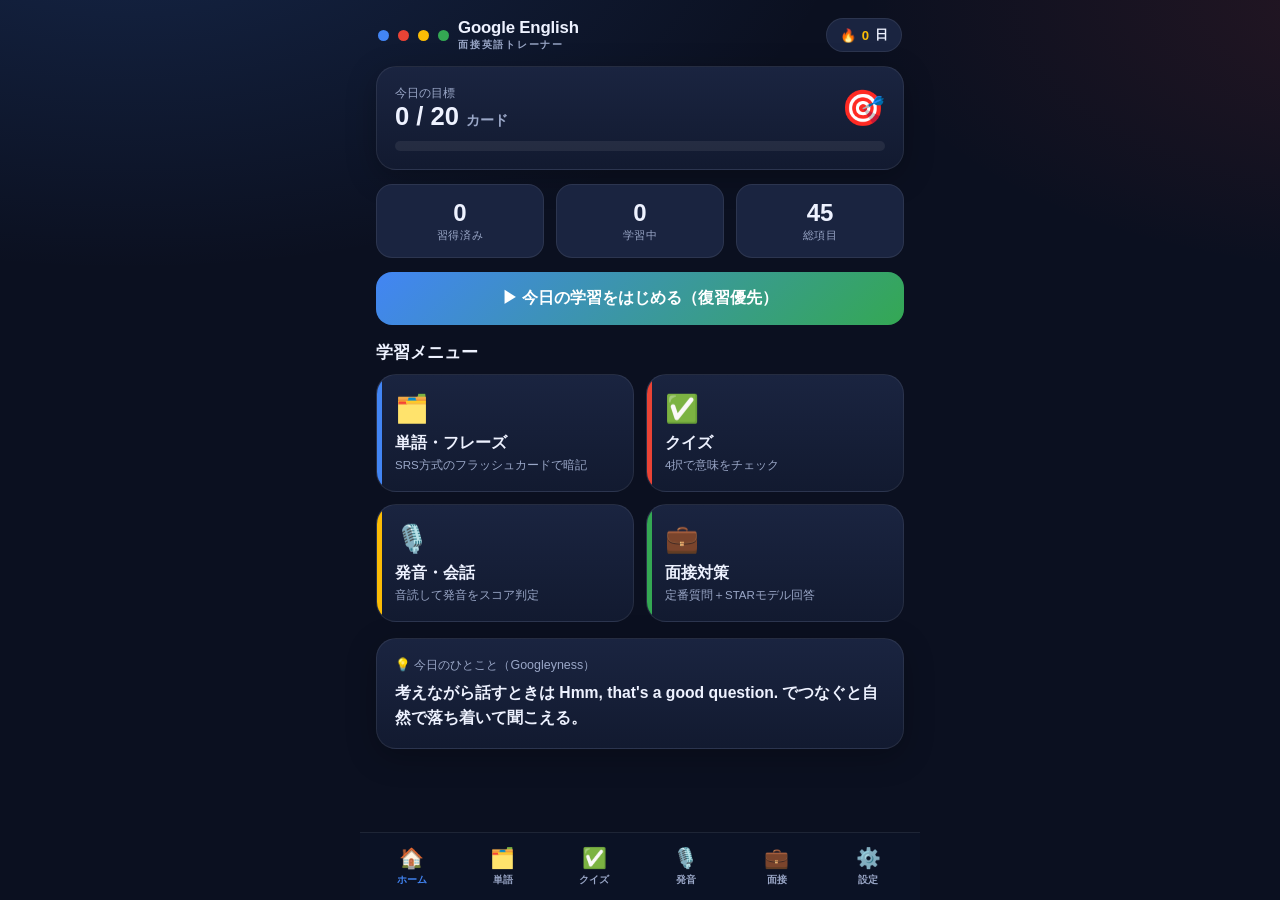
<file: english-app/index.html>
<!DOCTYPE html>
<html lang="ja">
<head>
<meta charset="UTF-8">
<meta name="viewport" content="width=device-width, initial-scale=1.0, maximum-scale=1.0, user-scalable=no, viewport-fit=cover">
<meta name="theme-color" content="#4285F4">
<meta name="apple-mobile-web-app-capable" content="yes">
<meta name="apple-mobile-web-app-status-bar-style" content="black-translucent">
<meta name="apple-mobile-web-app-title" content="Google English">
<link rel="apple-touch-icon" href="icon-180.png">
<link rel="manifest" href="manifest.json">
<title>Google English — 面接英語トレーナー</title>
<style>
  *,*::before,*::after{box-sizing:border-box;margin:0;padding:0;-webkit-tap-highlight-color:transparent;}
  :root{
    --blue:#4285F4; --red:#EA4335; --yellow:#FBBC05; --green:#34A853;
    --bg:#0b1020; --bg2:#121a30; --card:#1a2440; --card2:#222e52;
    --text:#eef2ff; --muted:#9aa7c7; --line:rgba(255,255,255,.08);
    --ok:#34A853; --bad:#EA4335;
    --safe-b: env(safe-area-inset-bottom, 0px);
    --safe-t: env(safe-area-inset-top, 0px);
  }
  html,body{height:100%;}
  body{
    font-family:-apple-system,BlinkMacSystemFont,"Segoe UI","Hiragino Kaku Gothic ProN","Noto Sans JP",sans-serif;
    background:
      radial-gradient(1200px 600px at 10% -10%, rgba(66,133,244,.18), transparent 60%),
      radial-gradient(1000px 500px at 110% 0%, rgba(234,67,53,.12), transparent 55%),
      var(--bg);
    color:var(--text);
    overscroll-behavior-y:none;
    -webkit-user-select:none; user-select:none;
  }
  .app{max-width:560px;margin:0 auto;min-height:100%;display:flex;flex-direction:column;
    padding-top:var(--safe-t);}
  /* ---------- Header ---------- */
  header{padding:18px 18px 8px;display:flex;align-items:center;gap:12px;}
  .logo{display:flex;align-items:center;gap:9px;}
  .gdot{width:11px;height:11px;border-radius:50%;display:inline-block;}
  .logo-txt{font-weight:800;font-size:1.05rem;letter-spacing:-.01em;}
  .logo-txt small{font-weight:600;color:var(--muted);font-size:.62rem;display:block;letter-spacing:.18em;}
  .streak{margin-left:auto;background:var(--card);border:1px solid var(--line);border-radius:999px;
    padding:7px 13px;font-size:.82rem;font-weight:700;display:flex;align-items:center;gap:6px;}
  .streak b{color:var(--yellow);}
  /* ---------- Views ---------- */
  main{flex:1;padding:6px 16px 110px;}
  .view{display:none;animation:fade .25s ease;}
  .view.active{display:block;}
  @keyframes fade{from{opacity:0;transform:translateY(6px)}to{opacity:1;transform:none}}
  h2.title{font-size:1.25rem;font-weight:800;margin:6px 0 2px;}
  p.sub{color:var(--muted);font-size:.82rem;margin-bottom:14px;}
  /* ---------- Cards / generic ---------- */
  .card{background:linear-gradient(180deg,var(--card),var(--bg2));border:1px solid var(--line);
    border-radius:20px;padding:18px;margin-bottom:14px;box-shadow:0 8px 30px rgba(0,0,0,.25);}
  .row{display:flex;gap:12px;}
  .row>*{flex:1;}
  .stat{background:var(--card);border:1px solid var(--line);border-radius:16px;padding:14px;text-align:center;}
  .stat .n{font-size:1.5rem;font-weight:800;}
  .stat .l{font-size:.68rem;color:var(--muted);margin-top:2px;letter-spacing:.05em;}
  .progress{height:10px;background:rgba(255,255,255,.07);border-radius:999px;overflow:hidden;margin-top:10px;}
  .progress>i{display:block;height:100%;border-radius:999px;
    background:linear-gradient(90deg,var(--blue),var(--green));transition:width .5s;}
  /* ---------- Buttons ---------- */
  .btn{display:flex;align-items:center;justify-content:center;gap:9px;width:100%;
    border:none;border-radius:16px;padding:16px;font-size:1rem;font-weight:700;color:#fff;
    background:var(--blue);cursor:pointer;transition:transform .08s,filter .2s;font-family:inherit;}
  .btn:active{transform:scale(.97);}
  .btn.g{background:linear-gradient(135deg,var(--blue),var(--green));}
  .btn.ghost{background:var(--card);border:1px solid var(--line);color:var(--text);}
  .btn.sm{padding:11px;font-size:.85rem;border-radius:13px;}
  .chips{display:flex;flex-wrap:wrap;gap:8px;margin-bottom:14px;}
  .chip{padding:8px 14px;border-radius:999px;background:var(--card);border:1px solid var(--line);
    font-size:.78rem;font-weight:600;color:var(--muted);cursor:pointer;transition:.2s;}
  .chip.on{color:#fff;background:var(--blue);border-color:transparent;}
  /* ---------- Menu tiles ---------- */
  .tiles{display:grid;grid-template-columns:1fr 1fr;gap:12px;}
  .tile{background:linear-gradient(180deg,var(--card),var(--bg2));border:1px solid var(--line);
    border-radius:20px;padding:18px;cursor:pointer;transition:transform .08s;position:relative;overflow:hidden;}
  .tile:active{transform:scale(.97);}
  .tile .emo{font-size:1.7rem;}
  .tile h3{font-size:1rem;margin-top:8px;}
  .tile p{font-size:.72rem;color:var(--muted);margin-top:3px;line-height:1.4;}
  .tile .bar{position:absolute;left:0;top:0;bottom:0;width:5px;}
  /* ---------- Flashcard ---------- */
  .deck{perspective:1200px;margin:8px 0 16px;}
  .flash{position:relative;width:100%;min-height:300px;cursor:pointer;
    transform-style:preserve-3d;transition:transform .5s;}
  .flash.flip{transform:rotateY(180deg);}
  .face{position:absolute;inset:0;backface-visibility:hidden;border-radius:24px;padding:24px;
    display:flex;flex-direction:column;justify-content:center;align-items:center;text-align:center;
    background:linear-gradient(180deg,var(--card),var(--bg2));border:1px solid var(--line);
    box-shadow:0 12px 40px rgba(0,0,0,.3);}
  .face.back{transform:rotateY(180deg);
    background:linear-gradient(180deg,#15233f,#0e1730);}
  .face .cat{font-size:.66rem;letter-spacing:.12em;color:var(--muted);text-transform:uppercase;margin-bottom:12px;}
  .face .en{font-size:1.7rem;font-weight:800;line-height:1.25;}
  .face .ipa{color:var(--muted);font-size:.9rem;margin-top:8px;font-style:italic;}
  .face .ja{font-size:1.3rem;font-weight:700;color:var(--green);}
  .face .ex{font-size:.86rem;color:var(--muted);margin-top:16px;line-height:1.6;font-style:italic;}
  .face .hint{position:absolute;bottom:16px;font-size:.66rem;color:var(--muted);}
  .speak{position:absolute;top:14px;right:14px;width:42px;height:42px;border-radius:50%;
    background:var(--card2);border:1px solid var(--line);color:var(--text);font-size:1.1rem;
    display:flex;align-items:center;justify-content:center;cursor:pointer;}
  .grade{display:flex;gap:10px;margin-top:4px;}
  .grade button{flex:1;border:none;border-radius:14px;padding:14px 6px;font-weight:700;font-size:.8rem;
    color:#fff;cursor:pointer;font-family:inherit;}
  .grade .again{background:#5a2230;color:#ffb3c0;}
  .grade .hard{background:#5a4a22;color:#ffe1a0;}
  .grade .good{background:#22452f;color:#a6f0c0;}
  .grade .easy{background:#22354f;color:#a9d2ff;}
  .counter{text-align:center;color:var(--muted);font-size:.8rem;margin-bottom:8px;}
  /* ---------- Quiz ---------- */
  .qbox{min-height:120px;}
  .q-en{font-size:1.4rem;font-weight:800;text-align:center;margin:6px 0 18px;line-height:1.3;}
  .opt{width:100%;text-align:left;background:var(--card);border:1px solid var(--line);border-radius:14px;
    padding:15px;margin-bottom:10px;color:var(--text);font-size:.98rem;font-weight:600;cursor:pointer;
    font-family:inherit;transition:.15s;}
  .opt:active{transform:scale(.99);}
  .opt.correct{background:rgba(52,168,83,.22);border-color:var(--green);}
  .opt.wrong{background:rgba(234,67,53,.18);border-color:var(--red);}
  .opt:disabled{opacity:.85;}
  /* ---------- Phrase / speaking ---------- */
  .phrase{background:linear-gradient(180deg,var(--card),var(--bg2));border:1px solid var(--line);
    border-radius:18px;padding:18px;margin-bottom:12px;}
  .phrase .en{font-size:1.12rem;font-weight:700;line-height:1.4;}
  .phrase .ja{color:var(--muted);font-size:.84rem;margin-top:6px;}
  .phrase .tools{display:flex;gap:8px;margin-top:12px;}
  .phrase .tools button{flex:1;border:none;border-radius:12px;padding:11px;font-weight:700;font-size:.82rem;
    cursor:pointer;font-family:inherit;background:var(--card2);color:var(--text);border:1px solid var(--line);}
  .phrase .tools button.rec{background:var(--blue);color:#fff;border:none;}
  .recout{margin-top:10px;font-size:.84rem;line-height:1.5;display:none;}
  .recout .heard{color:var(--muted);}
  .scorepill{display:inline-block;padding:3px 10px;border-radius:999px;font-weight:800;font-size:.8rem;}
  /* ---------- Interview ---------- */
  .iv-q{font-size:1.15rem;font-weight:800;line-height:1.45;margin-bottom:4px;}
  .iv-ja{color:var(--muted);font-size:.84rem;margin-bottom:14px;}
  .iv-label{font-size:.68rem;letter-spacing:.12em;color:var(--blue);font-weight:800;margin:14px 0 6px;text-transform:uppercase;}
  .iv-model{font-size:.95rem;line-height:1.7;color:var(--text);}
  .iv-model.hidden{filter:blur(6px);}
  .keyphrase{background:rgba(66,133,244,.16);border-radius:6px;padding:1px 5px;color:#cfe0ff;}
  /* ---------- Bottom nav ---------- */
  nav.tabs{position:fixed;left:0;right:0;bottom:0;z-index:50;
    max-width:560px;margin:0 auto;display:flex;justify-content:space-around;
    background:rgba(13,19,38,.92);backdrop-filter:blur(16px);border-top:1px solid var(--line);
    padding:8px 6px calc(8px + var(--safe-b));}
  nav.tabs button{background:none;border:none;color:var(--muted);font-family:inherit;
    display:flex;flex-direction:column;align-items:center;gap:3px;font-size:.62rem;font-weight:700;
    cursor:pointer;padding:5px 9px;border-radius:12px;flex:1;transition:.2s;}
  nav.tabs button .ic{font-size:1.25rem;}
  nav.tabs button.on{color:var(--blue);}
  /* ---------- misc ---------- */
  .empty{text-align:center;color:var(--muted);padding:40px 10px;}
  .empty .big{font-size:2.4rem;margin-bottom:10px;}
  .toast{position:fixed;left:50%;bottom:96px;transform:translateX(-50%) translateY(20px);
    background:#000;border:1px solid var(--line);color:#fff;padding:11px 18px;border-radius:999px;
    font-size:.84rem;font-weight:700;opacity:0;pointer-events:none;transition:.3s;z-index:200;}
  .toast.show{opacity:1;transform:translateX(-50%) translateY(0);}
  .install{display:none;margin-bottom:14px;}
  a.link{color:var(--blue);text-decoration:none;font-weight:700;}
  .seg{display:flex;background:var(--card);border:1px solid var(--line);border-radius:12px;padding:3px;margin-bottom:14px;}
  .seg button{flex:1;border:none;background:none;color:var(--muted);font-family:inherit;font-weight:700;
    padding:9px;border-radius:9px;font-size:.82rem;cursor:pointer;}
  .seg button.on{background:var(--blue);color:#fff;}
  label.set{display:flex;align-items:center;justify-content:space-between;padding:14px 0;border-bottom:1px solid var(--line);}
  label.set:last-child{border:none;}
  label.set span{font-size:.92rem;}
  select,input[type=range]{font-family:inherit;}
  select{background:var(--card2);color:var(--text);border:1px solid var(--line);border-radius:10px;padding:8px 10px;}
</style>
</head>
<body>
<div class="app">
  <header>
    <div class="logo">
      <span class="gdot" style="background:var(--blue)"></span>
      <span class="gdot" style="background:var(--red)"></span>
      <span class="gdot" style="background:var(--yellow)"></span>
      <span class="gdot" style="background:var(--green)"></span>
      <span class="logo-txt">Google English<small>面接英語トレーナー</small></span>
    </div>
    <div class="streak">🔥 <b id="streakN">0</b>日</div>
  </header>

  <main>
    <!-- ============ HOME ============ -->
    <section class="view active" id="v-home">
      <button class="btn ghost install" id="installBtn">📲 ホーム画面に追加してアプリとして使う</button>

      <div class="card">
        <div style="display:flex;align-items:center;justify-content:space-between;">
          <div>
            <div style="font-size:.78rem;color:var(--muted);">今日の目標</div>
            <div style="font-size:1.6rem;font-weight:800;"><span id="todayDone">0</span> / <span id="goalN">20</span> <span style="font-size:.9rem;color:var(--muted)">カード</span></div>
          </div>
          <div style="font-size:2.2rem" id="goalEmoji">🎯</div>
        </div>
        <div class="progress"><i id="goalBar" style="width:0%"></i></div>
      </div>

      <div class="row" style="margin-bottom:14px;">
        <div class="stat"><div class="n" id="hMastered">0</div><div class="l">習得済み</div></div>
        <div class="stat"><div class="n" id="hLearning">0</div><div class="l">学習中</div></div>
        <div class="stat"><div class="n" id="hTotal">0</div><div class="l">総項目</div></div>
      </div>

      <button class="btn g" id="startToday" style="margin-bottom:16px;">▶︎ 今日の学習をはじめる（復習優先）</button>

      <h2 class="title" style="font-size:1.05rem">学習メニュー</h2>
      <div class="tiles" style="margin-top:10px;">
        <div class="tile" data-go="cards"><span class="bar" style="background:var(--blue)"></span><div class="emo">🗂️</div><h3>単語・フレーズ</h3><p>SRS方式のフラッシュカードで暗記</p></div>
        <div class="tile" data-go="quiz"><span class="bar" style="background:var(--red)"></span><div class="emo">✅</div><h3>クイズ</h3><p>4択で意味をチェック</p></div>
        <div class="tile" data-go="speak"><span class="bar" style="background:var(--yellow)"></span><div class="emo">🎙️</div><h3>発音・会話</h3><p>音読して発音をスコア判定</p></div>
        <div class="tile" data-go="iv"><span class="bar" style="background:var(--green)"></span><div class="emo">💼</div><h3>面接対策</h3><p>定番質問＋STARモデル回答</p></div>
      </div>

      <div class="card" style="margin-top:16px;">
        <div style="font-size:.78rem;color:var(--muted);margin-bottom:6px;">💡 今日のひとこと（Googleyness）</div>
        <div id="tip" style="font-size:.98rem;line-height:1.6;font-weight:600;"></div>
      </div>
    </section>

    <!-- ============ FLASHCARDS ============ -->
    <section class="view" id="v-cards">
      <h2 class="title">単語・フレーズ</h2>
      <p class="sub">カードをタップで裏返し → 自己評価で復習間隔が自動調整されます（間隔反復）。</p>
      <div class="chips" id="catChips"></div>
      <div class="counter" id="cardCounter"></div>
      <div class="deck">
        <div class="flash" id="flash">
          <div class="face front">
            <div class="speak" id="spk1">🔊</div>
            <div class="cat" id="fCat"></div>
            <div class="en" id="fEn"></div>
            <div class="ipa" id="fIpa"></div>
            <div class="hint">タップで意味を見る</div>
          </div>
          <div class="face back">
            <div class="speak" id="spk2">🔊</div>
            <div class="ja" id="fJa"></div>
            <div class="ex" id="fEx"></div>
            <div class="hint">下のボタンで自己評価</div>
          </div>
        </div>
      </div>
      <div class="grade" id="grade">
        <button class="again" data-q="0">もう一度<br><small>&lt;1分</small></button>
        <button class="hard" data-q="1">難しい<br><small>明日</small></button>
        <button class="good" data-q="2">できた<br><small>数日</small></button>
        <button class="easy" data-q="3">簡単<br><small>来週</small></button>
      </div>
      <div class="empty" id="cardsEmpty" style="display:none;">
        <div class="big">🎉</div>
        <div style="font-weight:800;font-size:1.1rem;">このカテゴリは今日の復習完了！</div>
        <p style="color:var(--muted);margin-top:8px;">別のカテゴリを選ぶか、明日また復習しましょう。</p>
      </div>
    </section>

    <!-- ============ QUIZ ============ -->
    <section class="view" id="v-quiz">
      <h2 class="title">クイズ</h2>
      <p class="sub">英語の意味として正しいものを選んでください。</p>
      <div class="counter" id="quizCounter"></div>
      <div class="card qbox">
        <div class="q-en" id="qEn"></div>
        <div id="qOpts"></div>
      </div>
      <div id="quizResult" style="display:none;" class="card" >
        <div style="text-align:center;">
          <div style="font-size:2.4rem;" id="qScoreEmoji">🏆</div>
          <div style="font-size:1.4rem;font-weight:800;margin:6px 0;">スコア <span id="qScore">0</span> / <span id="qTotal">0</span></div>
          <p style="color:var(--muted);margin-bottom:14px;" id="qMsg"></p>
          <button class="btn g" id="quizRetry">もう一度挑戦</button>
        </div>
      </div>
    </section>

    <!-- ============ SPEAK ============ -->
    <section class="view" id="v-speak">
      <h2 class="title">発音・会話練習</h2>
      <p class="sub">🔊で手本を聞き、🎙️であなたの発音を録音 → 一致度をスコア表示します。</p>
      <div class="chips" id="speakChips"></div>
      <div id="speakList"></div>
    </section>

    <!-- ============ INTERVIEW ============ -->
    <section class="view" id="v-iv">
      <h2 class="title">面接対策</h2>
      <p class="sub">Google面接の定番質問。自分で英語で答えてからモデル回答を表示しましょう。</p>
      <div class="seg" id="ivSeg">
        <button class="on" data-iv="behavioral">行動面接</button>
        <button data-iv="motivation">志望動機</button>
        <button data-iv="technical">技術面接</button>
      </div>
      <div id="ivList"></div>
    </section>

    <!-- ============ SETTINGS ============ -->
    <section class="view" id="v-set">
      <h2 class="title">設定</h2>
      <p class="sub">あなた専用の学習をカスタマイズ。</p>
      <div class="card">
        <label class="set"><span>1日の目標カード数</span>
          <select id="setGoal"><option>10</option><option>20</option><option>30</option><option>50</option></select></label>
        <label class="set"><span>読み上げ速度</span>
          <input type="range" id="setRate" min="0.6" max="1.1" step="0.05" value="0.9"></label>
        <label class="set"><span>音声</span>
          <select id="setVoice"><option value="">自動</option></select></label>
      </div>
      <div class="card">
        <label class="set"><span>習得済み項目数</span><b id="setMastered">0</b></label>
        <label class="set"><span>累計学習日数</span><b id="setDays">0</b></label>
        <label class="set"><span>連続日数</span><b id="setStreak">0</b></label>
      </div>
      <button class="btn ghost" id="resetBtn" style="color:var(--red);">学習データをリセット</button>
      <p style="text-align:center;color:var(--muted);font-size:.74rem;margin-top:18px;line-height:1.6;">
        Google English v1 ・ あなた専用の面接英語トレーナー<br>データは端末内（localStorage）にのみ保存されます。
      </p>
    </section>
  </main>

  <nav class="tabs">
    <button class="on" data-tab="home"><span class="ic">🏠</span>ホーム</button>
    <button data-tab="cards"><span class="ic">🗂️</span>単語</button>
    <button data-tab="quiz"><span class="ic">✅</span>クイズ</button>
    <button data-tab="speak"><span class="ic">🎙️</span>発音</button>
    <button data-tab="iv"><span class="ic">💼</span>面接</button>
    <button data-tab="set"><span class="ic">⚙️</span>設定</button>
  </nav>
</div>
<div class="toast" id="toast"></div>

<script>
/* =====================================================================
   Google English — 面接英語トレーナー (single-file PWA)
   ===================================================================== */

/* ---------- DATA: vocab & phrases ---------- */
const CATS = {
  behavioral:{label:'行動面接', color:'#4285F4'},
  googleyness:{label:'Google文化', color:'#EA4335'},
  coding:{label:'コーディング', color:'#FBBC05'},
  systemdesign:{label:'システム設計', color:'#34A853'},
  smalltalk:{label:'日常・雑談', color:'#a78bfa'},
};

const DECK = [
  // --- behavioral / STAR ---
  {en:"Walk me through your resume.", ipa:"/wɔːk miː θruː jɔːr ˈrɛzəmeɪ/", ja:"経歴を説明してください。", cat:"behavioral", ex:"Sure, let me walk you through my background."},
  {en:"Tell me about yourself.", ipa:"", ja:"自己紹介をしてください。", cat:"behavioral", ex:"I'm a backend engineer with five years of experience in distributed systems."},
  {en:"a challenging situation", ipa:"", ja:"困難な状況", cat:"behavioral", ex:"Let me describe a challenging situation I faced last year."},
  {en:"I took ownership of the problem.", ipa:"", ja:"私が問題に主体的に取り組みました。", cat:"behavioral", ex:"When the service went down, I took ownership of the problem."},
  {en:"As a result, we reduced latency by 40%.", ipa:"", ja:"結果としてレイテンシを40%削減しました。", cat:"behavioral", ex:"As a result, we reduced latency by 40% and improved user satisfaction."},
  {en:"My role was to ...", ipa:"", ja:"私の役割は〜でした（STARのAction）。", cat:"behavioral", ex:"My role was to coordinate the migration across three teams."},
  {en:"I'd approach it by breaking it down.", ipa:"", ja:"細かく分解して取り組みます。", cat:"behavioral", ex:"I'd approach it by breaking the problem down into smaller pieces."},
  {en:"What I learned from that was ...", ipa:"", ja:"そこから学んだことは〜です。", cat:"behavioral", ex:"What I learned from that was the importance of clear communication."},
  {en:"a tight deadline", ipa:"", ja:"厳しい締め切り", cat:"behavioral", ex:"We were working under a tight deadline."},
  {en:"to align stakeholders", ipa:"", ja:"関係者の意見をまとめる", cat:"behavioral", ex:"I had to align stakeholders before we could ship."},

  // --- googleyness / culture ---
  {en:"to make things better for the user", ipa:"", ja:"ユーザーのために改善する", cat:"googleyness", ex:"At Google, the goal is always to make things better for the user."},
  {en:"comfortable with ambiguity", ipa:"", ja:"曖昧さを許容できる", cat:"googleyness", ex:"I'm comfortable with ambiguity and can make progress without perfect information."},
  {en:"bias for action", ipa:"", ja:"行動を重視する姿勢", cat:"googleyness", ex:"I have a bias for action and prefer to ship and iterate."},
  {en:"to disagree and commit", ipa:"", ja:"反対しても決定には従う", cat:"googleyness", ex:"Even if I disagree, I can disagree and commit once the team decides."},
  {en:"data-driven decision", ipa:"", ja:"データに基づく意思決定", cat:"googleyness", ex:"We made a data-driven decision based on A/B test results."},
  {en:"to think big", ipa:"", ja:"大きく考える", cat:"googleyness", ex:"Google encourages engineers to think big and aim for 10x impact."},
  {en:"intellectual humility", ipa:"", ja:"知的謙虚さ", cat:"googleyness", ex:"Intellectual humility means being open to changing your mind."},
  {en:"to raise the bar", ipa:"", ja:"基準を引き上げる", cat:"googleyness", ex:"Great code reviews raise the bar for the whole team."},

  // --- coding interview ---
  {en:"time complexity", ipa:"", ja:"時間計算量", cat:"coding", ex:"The time complexity of this solution is O(n log n)."},
  {en:"edge case", ipa:"", ja:"エッジケース（境界条件）", cat:"coding", ex:"Let me handle the edge case where the array is empty."},
  {en:"brute-force approach", ipa:"", ja:"総当たりの手法", cat:"coding", ex:"First let me start with a brute-force approach, then optimize."},
  {en:"Can I assume the input is sorted?", ipa:"", ja:"入力はソート済みと仮定していいですか？", cat:"coding", ex:"Before I start, can I assume the input is sorted?"},
  {en:"Let me trace through an example.", ipa:"", ja:"例を一つ追って確認します。", cat:"coding", ex:"Let me trace through an example to make sure it works."},
  {en:"to optimize the solution", ipa:"", ja:"解法を最適化する", cat:"coding", ex:"We can optimize the solution using a hash map."},
  {en:"hash map / dictionary", ipa:"", ja:"ハッシュマップ／辞書", cat:"coding", ex:"I'll use a hash map to store the counts."},
  {en:"recursion / recursive call", ipa:"", ja:"再帰／再帰呼び出し", cat:"coding", ex:"This problem has a natural recursive structure."},
  {en:"to handle the base case", ipa:"", ja:"基底ケースを処理する", cat:"coding", ex:"In recursion, we first need to handle the base case."},
  {en:"trade-off", ipa:"", ja:"トレードオフ（一長一短）", cat:"coding", ex:"There's a trade-off between memory and speed here."},
  {en:"in-place", ipa:"", ja:"その場で（追加メモリなしで）", cat:"coding", ex:"We can reverse the array in-place to save memory."},
  {en:"Does this look right to you?", ipa:"", ja:"これで合っていそうですか？", cat:"coding", ex:"I think that's the solution — does this look right to you?"},

  // --- system design ---
  {en:"to scale horizontally", ipa:"", ja:"水平方向にスケールする", cat:"systemdesign", ex:"We can scale horizontally by adding more servers behind a load balancer."},
  {en:"load balancer", ipa:"", ja:"ロードバランサー", cat:"systemdesign", ex:"The load balancer distributes traffic across instances."},
  {en:"to shard the database", ipa:"", ja:"データベースを分割する", cat:"systemdesign", ex:"We can shard the database by user ID."},
  {en:"eventual consistency", ipa:"", ja:"結果整合性", cat:"systemdesign", ex:"This system favors availability with eventual consistency."},
  {en:"caching layer", ipa:"", ja:"キャッシュ層", cat:"systemdesign", ex:"Adding a caching layer reduces database load significantly."},
  {en:"single point of failure", ipa:"", ja:"単一障害点", cat:"systemdesign", ex:"We should avoid any single point of failure in the design."},
  {en:"What are the requirements?", ipa:"", ja:"要件は何ですか？（最初に確認）", cat:"systemdesign", ex:"Before designing, let me clarify — what are the requirements?"},
  {en:"throughput and latency", ipa:"", ja:"スループットとレイテンシ", cat:"systemdesign", ex:"We need to balance throughput and latency for this service."},
  {en:"message queue", ipa:"", ja:"メッセージキュー", cat:"systemdesign", ex:"We'll use a message queue to decouple the services."},

  // --- smalltalk ---
  {en:"It's great to finally meet you.", ipa:"", ja:"やっとお会いできて嬉しいです。", cat:"smalltalk", ex:"Hi, it's great to finally meet you in person."},
  {en:"Thanks for taking the time.", ipa:"", ja:"お時間をいただきありがとうございます。", cat:"smalltalk", ex:"Thanks for taking the time to talk with me today."},
  {en:"Could you repeat that, please?", ipa:"", ja:"もう一度言っていただけますか？", cat:"smalltalk", ex:"Sorry, could you repeat that, please?"},
  {en:"Let me think about that for a second.", ipa:"", ja:"少し考えさせてください。", cat:"smalltalk", ex:"That's a good question — let me think about that for a second."},
  {en:"Do you have any questions for me?", ipa:"", ja:"何か質問はありますか？", cat:"smalltalk", ex:"That's all from me — do you have any questions for me?"},
  {en:"I'm really excited about this role.", ipa:"", ja:"この職務にとてもわくわくしています。", cat:"smalltalk", ex:"To be honest, I'm really excited about this role."},
];

/* ---------- DATA: interview questions ---------- */
const INTERVIEW = {
  behavioral:[
    {q:"Tell me about a time you faced a difficult technical problem.",
     ja:"困難な技術的問題に直面したときのことを教えてください。",
     model:"In my previous role, [Situation] our payment service started failing during peak traffic. [Task] As the on-call engineer, I needed to restore service quickly and find the root cause. [Action] I first added a temporary rate limit to stabilize the system, then dug into the logs and found a connection-pool leak. I fixed it and added monitoring to catch it earlier. [Result] As a result, we cut error rates from 8% to near zero and prevented future incidents.",
     keys:["Situation","Task","Action","Result","root cause","As a result"]},
    {q:"Tell me about a time you disagreed with a teammate.",
     ja:"同僚と意見が対立したときのことを教えてください。",
     model:"[Situation] A teammate wanted to rewrite a service from scratch, but I felt it was too risky before a launch. [Action] Instead of just pushing back, I asked questions to understand their concerns, then proposed a phased refactor with data on the risks. [Result] We agreed on the incremental approach, shipped on time, and I made sure to disagree and commit so the team stayed aligned.",
     keys:["understand their concerns","data","disagree and commit","aligned"]},
    {q:"Tell me about a time you failed.",
     ja:"失敗した経験について教えてください。",
     model:"[Situation] I once shipped a feature without enough test coverage and it caused a regression. [Action] I took ownership, rolled it back immediately, wrote a postmortem without blaming anyone, and added integration tests. [Result] What I learned was the value of a strong testing culture, and I've championed better CI practices ever since.",
     keys:["took ownership","postmortem","What I learned","championed"]},
  ],
  motivation:[
    {q:"Why do you want to work at Google?",
     ja:"なぜGoogleで働きたいのですか？",
     model:"I want to work at Google because of the scale of impact — products here reach billions of users, so even small improvements matter enormously. I'm also drawn to the engineering culture: a high bar for quality, openness to new ideas, and a focus on solving hard, ambiguous problems. I want to grow alongside world-class engineers and contribute to products that genuinely make life better for users.",
     keys:["scale of impact","billions of users","high bar","ambiguous problems","make life better"]},
    {q:"Why should we hire you?",
     ja:"なぜあなたを採用すべきですか？",
     model:"I bring a strong foundation in distributed systems and a track record of shipping reliable products under pressure. Beyond the technical side, I have a bias for action and I care deeply about the user. I collaborate well, I'm comfortable with ambiguity, and I'm always looking to raise the bar for the team. I'm confident I can make an impact here from day one.",
     keys:["track record","bias for action","comfortable with ambiguity","raise the bar","make an impact"]},
    {q:"Where do you see yourself in five years?",
     ja:"5年後はどうなっていたいですか？",
     model:"In five years, I'd like to have grown into a technical leader who mentors others and owns the design of large, impactful systems. I want to keep learning deeply, take on more ambiguous and strategic problems, and help build a team culture where engineers do their best work. Ultimately I measure success by the impact I create for users and the people I help grow.",
     keys:["technical leader","mentors","ambiguous","impact","grow"]},
  ],
  technical:[
    {q:"How would you design a URL shortener (like goo.gl)?",
     ja:"URL短縮サービスをどう設計しますか？",
     model:"First, let me clarify the requirements — read-heavy, low latency, billions of URLs. I'd generate a short key using a base-62 encoding of a unique ID. For storage I'd use a key-value store that can scale horizontally, and shard by the short key. I'd add a caching layer for hot URLs to reduce latency, and a load balancer in front. For analytics, redirects can push events to a message queue processed asynchronously. The main trade-off is consistency versus availability — for this use case eventual consistency is fine.",
     keys:["clarify the requirements","base-62","scale horizontally","caching layer","load balancer","message queue","trade-off","eventual consistency"]},
    {q:"Walk me through how you'd find duplicates in a large array.",
     ja:"大きな配列の重複をどう見つけますか？",
     model:"Let me start with a brute-force approach: compare every pair, which is O(n²). To optimize, I'd use a hash map — iterate once, and for each element check if it's already in the set, which gives O(n) time and O(n) space. Let me handle the edge case of an empty array. There's a trade-off: if memory is tight, I could sort first and scan, giving O(n log n) time but O(1) extra space. Let me trace through a quick example to confirm.",
     keys:["brute-force approach","optimize","hash map","O(n)","edge case","trade-off","trace through"]},
    {q:"How do you decide between SQL and NoSQL?",
     ja:"SQLとNoSQLをどう使い分けますか？",
     model:"It depends on the access patterns and consistency needs. I'd choose SQL when I need strong consistency, complex queries, and well-defined relationships — for example, financial data. I'd lean toward NoSQL when I need to scale horizontally with huge write throughput and a flexible schema, accepting eventual consistency. The key is to start from the requirements: throughput, latency, and consistency, rather than picking a technology first.",
     keys:["access patterns","strong consistency","scale horizontally","throughput","latency","eventual consistency","requirements"]},
  ],
};

const TIPS = [
  "完璧な英語より「伝わる英語」。詰まったら Let me think about that for a second. と言って間を作ろう。",
  "面接官の質問が聞き取れなければ Could you repeat that, please? でOK。聞き返すのは減点ではない。",
  "行動面接は必ず STAR（Situation→Task→Action→Result）の順で。結果は数字で語ろう。",
  "結論を先に言う（PREP法）。Yes, I think... then because... の順番が英語では自然。",
  "Googleは「ユーザー第一」。回答に for the user / for the customer を一度は入れよう。",
  "考えながら話すときは Hmm, that's a good question. でつなぐと自然で落ち着いて聞こえる。",
  "コーディング中は声に出して考える（think out loud）。沈黙より価値がある。",
  "最後の Do you have questions? は評価対象。逆質問を2つ準備しておこう。",
];

/* ---------- STATE / storage ---------- */
const LS='ge_state_v1';
const todayStr=()=>new Date().toISOString().slice(0,10);
let state=load();
function load(){
  try{const s=JSON.parse(localStorage.getItem(LS));if(s)return s;}catch(e){}
  return {cards:{}, goal:20, rate:0.9, voice:'', streak:0, lastDay:'', days:0, today:'', todayCount:0};
}
function save(){localStorage.setItem(LS,JSON.stringify(state));}

function cardState(i){
  if(!state.cards[i]) state.cards[i]={box:0, due:0, seen:0};
  return state.cards[i];
}
// Leitner-ish intervals (days). q: 0 again,1 hard,2 good,3 easy
const INTERVALS=[0,1,3,7,16,35];
function gradeCard(i,q){
  const c=cardState(i); c.seen++;
  if(q===0) c.box=0;
  else if(q===1) c.box=Math.max(0,c.box); // stay
  else c.box=Math.min(INTERVALS.length-1, c.box+ (q===3?2:1));
  const days=q===0?0:INTERVALS[c.box];
  c.due=Date.now()+days*86400000;
  bumpToday(); save();
}
function isDue(i){const c=state.cards[i];return !c || c.due<=Date.now();}
function masteredCount(){return Object.values(state.cards).filter(c=>c.box>=4).length;}
function learningCount(){return Object.values(state.cards).filter(c=>c.box>0&&c.box<4).length;}

function bumpToday(){
  const t=todayStr();
  if(state.today!==t){state.today=t;state.todayCount=0;}
  state.todayCount++;
  // streak
  if(state.lastDay!==t){
    const y=new Date(Date.now()-86400000).toISOString().slice(0,10);
    state.streak = (state.lastDay===y)? state.streak+1 : 1;
    state.lastDay=t; state.days=(state.days||0)+1;
  }
}

/* ---------- helpers ---------- */
const $=s=>document.querySelector(s);
const $$=s=>[...document.querySelectorAll(s)];
function toast(m){const t=$('#toast');t.textContent=m;t.classList.add('show');clearTimeout(t._t);t._t=setTimeout(()=>t.classList.remove('show'),1600);}

/* ---------- TTS ---------- */
let voices=[];
function loadVoices(){voices=speechSynthesis.getVoices().filter(v=>v.lang.startsWith('en'));fillVoiceSelect();}
if('speechSynthesis' in window){speechSynthesis.onvoiceschanged=loadVoices;loadVoices();}
function speak(text){
  if(!('speechSynthesis'in window))return;
  speechSynthesis.cancel();
  const u=new SpeechSynthesisUtterance(text);
  u.lang='en-US'; u.rate=state.rate||0.9;
  const v=voices.find(v=>v.name===state.voice)||voices.find(v=>v.lang==='en-US')||voices[0];
  if(v)u.voice=v;
  speechSynthesis.speak(u);
}
function fillVoiceSelect(){
  const sel=$('#setVoice');if(!sel)return;
  sel.innerHTML='<option value="">自動</option>'+voices.map(v=>`<option value="${v.name}" ${v.name===state.voice?'selected':''}>${v.name}</option>`).join('');
}

/* ---------- NAV ---------- */
function go(tab){
  $$('.view').forEach(v=>v.classList.remove('active'));
  $('#v-'+tab).classList.add('active');
  $$('nav.tabs button').forEach(b=>b.classList.toggle('on',b.dataset.tab===tab));
  window.scrollTo(0,0);
  if(tab==='home')renderHome();
  if(tab==='cards')startCards();
  if(tab==='quiz')startQuiz();
  if(tab==='speak')renderSpeak();
  if(tab==='iv')renderIV();
  if(tab==='set')renderSet();
}
$$('nav.tabs button').forEach(b=>b.onclick=()=>go(b.dataset.tab));
$$('.tile[data-go]').forEach(t=>t.onclick=()=>go(t.dataset.go));

/* ---------- HOME ---------- */
function renderHome(){
  $('#streakN').textContent=state.streak||0;
  const done = state.today===todayStr()? state.todayCount:0;
  $('#todayDone').textContent=done;
  $('#goalN').textContent=state.goal;
  const pct=Math.min(100,Math.round(done/state.goal*100));
  $('#goalBar').style.width=pct+'%';
  $('#goalEmoji').textContent = pct>=100?'🏆':pct>=50?'🔥':'🎯';
  $('#hMastered').textContent=masteredCount();
  $('#hLearning').textContent=learningCount();
  $('#hTotal').textContent=DECK.length;
  $('#tip').textContent=TIPS[new Date().getDate()%TIPS.length];
}
$('#startToday').onclick=()=>{curCat='all';go('cards');};

/* ---------- FLASHCARDS ---------- */
let curCat='all', queue=[], qi=0;
function buildChips(container, onSel, withAll=true){
  const el=$(container);el.innerHTML='';
  const items = withAll? [['all','すべて'],...Object.entries(CATS).map(([k,v])=>[k,v.label])]
                       : Object.entries(CATS).map(([k,v])=>[k,v.label]);
  items.forEach(([k,label])=>{
    const c=document.createElement('div');c.className='chip'+((k===curCat)?' on':'');
    c.textContent=label;c.onclick=()=>{curCat=k;[...el.children].forEach(x=>x.classList.remove('on'));c.classList.add('on');onSel(k);};
    el.appendChild(c);
  });
}
function startCards(){
  buildChips('#catChips',()=>loadQueue());
  loadQueue();
}
function loadQueue(){
  const idx=DECK.map((_,i)=>i).filter(i=>curCat==='all'||DECK[i].cat===curCat);
  // due first, then unseen, shuffle within
  queue=idx.filter(isDue);
  if(queue.length===0)queue=idx.slice(); // allow review even if not due
  queue.sort(()=>Math.random()-0.5);
  qi=0;
  $('#cardsEmpty').style.display='none';
  $('.deck').style.display='';$('#grade').style.display='';
  showCard();
}
function showCard(){
  if(qi>=queue.length){
    $('.deck').style.display='none';$('#grade').style.display='none';
    $('#cardCounter').textContent='';$('#cardsEmpty').style.display='';return;
  }
  const i=queue[qi];const d=DECK[i];
  $('#flash').classList.remove('flip');
  $('#fCat').textContent=CATS[d.cat].label;
  $('#fEn').textContent=d.en;
  $('#fIpa').textContent=d.ipa||'';
  $('#fJa').textContent=d.ja;
  $('#fEx').textContent=d.ex?('“'+d.ex+'”'):'';
  $('#cardCounter').textContent=`${qi+1} / ${queue.length}　・　${CATS[d.cat].label}`;
  setTimeout(()=>speak(d.en),250);
}
$('#flash').onclick=()=>$('#flash').classList.toggle('flip');
$('#spk1').onclick=e=>{e.stopPropagation();speak(DECK[queue[qi]].en);};
$('#spk2').onclick=e=>{e.stopPropagation();speak(DECK[queue[qi]].en);};
$$('#grade button').forEach(b=>b.onclick=()=>{
  if(qi>=queue.length)return;
  gradeCard(queue[qi],+b.dataset.q);
  qi++;showCard();
  if(qi>=queue.length)toast('セット完了！🎉');
});

/* ---------- QUIZ ---------- */
let quiz=[], quizI=0, quizScore=0;
function startQuiz(){
  $('#quizResult').style.display='none';$('.qbox').style.display='';
  const pool=DECK.slice();
  quiz=pool.sort(()=>Math.random()-0.5).slice(0,10);
  quizI=0;quizScore=0;showQuiz();
}
function showQuiz(){
  if(quizI>=quiz.length){endQuiz();return;}
  const item=quiz[quizI];
  $('#quizCounter').textContent=`第 ${quizI+1} 問 / ${quiz.length}　・　スコア ${quizScore}`;
  $('#qEn').textContent=item.en;
  const wrong=DECK.filter(d=>d.ja!==item.ja).sort(()=>Math.random()-0.5).slice(0,3);
  const opts=[item,...wrong].sort(()=>Math.random()-0.5);
  const box=$('#qOpts');box.innerHTML='';
  opts.forEach(o=>{
    const b=document.createElement('button');b.className='opt';b.textContent=o.ja;
    b.onclick=()=>{
      $$('#qOpts .opt').forEach(x=>x.disabled=true);
      if(o.ja===item.ja){b.classList.add('correct');quizScore++;speak('Correct');}
      else{b.classList.add('wrong');$$('#qOpts .opt').forEach(x=>{if(x.textContent===item.ja)x.classList.add('correct');});}
      setTimeout(()=>{quizI++;showQuiz();},900);
    };
    box.appendChild(b);
  });
  setTimeout(()=>speak(item.en),200);
}
function endQuiz(){
  $('.qbox').style.display='none';
  const r=$('#quizResult');r.style.display='';
  $('#qScore').textContent=quizScore;$('#qTotal').textContent=quiz.length;
  const p=quizScore/quiz.length;
  $('#qScoreEmoji').textContent=p>=0.9?'🏆':p>=0.6?'👍':'💪';
  $('#qMsg').textContent=p>=0.9?'素晴らしい！面接でもこの調子。':p>=0.6?'いい感じ！間違えた語は単語タブで復習を。':'まだ伸びしろあり。単語タブで重点復習しよう。';
  $('#quizCounter').textContent='';
}
$('#quizRetry').onclick=startQuiz;

/* ---------- SPEAK / pronunciation ---------- */
const SR=window.SpeechRecognition||window.webkitSpeechRecognition;
let speakCat='behavioral';
function renderSpeak(){
  curCat=speakCat;
  buildChips('#speakChips',(k)=>{speakCat=k;renderList();},false);
  renderList();
  function renderList(){
    curCat=speakCat;
    const list=$('#speakList');list.innerHTML='';
    DECK.filter(d=>d.cat===speakCat).forEach(d=>{
      const el=document.createElement('div');el.className='phrase';
      el.innerHTML=`<div class="en">${d.en}</div><div class="ja">${d.ja}</div>
        <div class="tools">
          <button class="play">🔊 手本</button>
          <button class="rec">🎙️ 録音して採点</button>
        </div><div class="recout"></div>`;
      el.querySelector('.play').onclick=()=>speak(d.en);
      el.querySelector('.rec').onclick=()=>recordAndScore(d.en, el.querySelector('.recout'), el.querySelector('.rec'));
      list.appendChild(el);
    });
  }
}
function normalize(s){return s.toLowerCase().replace(/[^a-z0-9\s]/g,'').replace(/\s+/g,' ').trim();}
function similarity(a,b){
  const wa=normalize(a).split(' '),wb=normalize(b).split(' ');
  const setb=new Set(wb);let hit=0;wa.forEach(w=>{if(setb.has(w))hit++;});
  return Math.round(hit/Math.max(wa.length,1)*100);
}
function recordAndScore(target, out, btn){
  if(!SR){out.style.display='block';out.innerHTML='<span class="heard">⚠️ この端末/ブラウザは音声認識に未対応です。Chrome（Android/PC）でお試しください。</span>';return;}
  const rec=new SR();rec.lang='en-US';rec.interimResults=false;rec.maxAlternatives=1;
  btn.textContent='🔴 録音中…';btn.style.background='var(--red)';
  out.style.display='block';out.innerHTML='<span class="heard">話してください…</span>';
  rec.start();
  rec.onresult=e=>{
    const heard=e.results[0][0].transcript;
    const sc=similarity(heard,target);
    const color=sc>=80?'var(--green)':sc>=50?'var(--yellow)':'var(--red)';
    const msg=sc>=80?'Excellent! 👏':sc>=50?'Good — もう少し！':'Keep practicing 💪';
    out.innerHTML=`<span class="scorepill" style="background:${color};color:#0b1020">${sc}点</span> ${msg}<br>
      <span class="heard">認識結果: “${heard}”</span>`;
  };
  rec.onerror=ev=>{out.innerHTML=`<span class="heard">⚠️ 認識エラー: ${ev.error}（マイク許可を確認してください）</span>`;};
  rec.onend=()=>{btn.textContent='🎙️ 録音して採点';btn.style.background='var(--blue)';};
}

/* ---------- INTERVIEW ---------- */
let ivCat='behavioral';
function renderIV(){
  $$('#ivSeg button').forEach(b=>b.classList.toggle('on',b.dataset.iv===ivCat));
  const list=$('#ivList');list.innerHTML='';
  INTERVIEW[ivCat].forEach(item=>{
    let model=item.model;
    (item.keys||[]).forEach(k=>{model=model.split(k).join(`<span class="keyphrase">${k}</span>`);});
    const el=document.createElement('div');el.className='card';
    el.innerHTML=`<div class="iv-q">${item.q}</div><div class="iv-ja">${item.ja}</div>
      <div class="tools" style="display:flex;gap:8px;">
        <button class="btn ghost sm playq">🔊 質問を聞く</button>
        <button class="btn sm showm">👀 モデル回答</button>
      </div>
      <div class="iv-label" style="display:none;">Model answer</div>
      <div class="iv-model hidden" style="display:none;">${model}</div>
      <button class="btn ghost sm readm" style="display:none;margin-top:10px;">🔊 モデル回答を読み上げ</button>`;
    el.querySelector('.playq').onclick=()=>speak(item.q);
    const label=el.querySelector('.iv-label'),mod=el.querySelector('.iv-model'),read=el.querySelector('.readm');
    el.querySelector('.showm').onclick=function(){
      const shown=mod.style.display!=='none'&&!mod.classList.contains('hidden');
      if(mod.style.display==='none'){mod.style.display='';label.style.display='';read.style.display='';mod.classList.remove('hidden');this.textContent='🙈 隠す';}
      else if(mod.classList.contains('hidden')){mod.classList.remove('hidden');}
      else{mod.style.display='none';label.style.display='none';read.style.display='none';this.textContent='👀 モデル回答';}
    };
    read.onclick=()=>speak(item.model);
    list.appendChild(el);
  });
}
$$('#ivSeg button').forEach(b=>b.onclick=()=>{ivCat=b.dataset.iv;renderIV();});

/* ---------- SETTINGS ---------- */
function renderSet(){
  $('#setGoal').value=state.goal;
  $('#setRate').value=state.rate;
  fillVoiceSelect();
  $('#setMastered').textContent=masteredCount();
  $('#setDays').textContent=state.days||0;
  $('#setStreak').textContent=state.streak||0;
}
$('#setGoal').onchange=e=>{state.goal=+e.target.value;save();};
$('#setRate').oninput=e=>{state.rate=+e.target.value;save();};
$('#setVoice').onchange=e=>{state.voice=e.target.value;save();speak('This is my voice.');};
$('#resetBtn').onclick=()=>{if(confirm('学習データをすべて削除しますか？この操作は元に戻せません。')){localStorage.removeItem(LS);state=load();toast('リセットしました');go('home');}};

/* ---------- PWA install ---------- */
let deferredPrompt=null;
window.addEventListener('beforeinstallprompt',e=>{e.preventDefault();deferredPrompt=e;$('#installBtn').style.display='flex';});
$('#installBtn').onclick=async()=>{if(!deferredPrompt)return;deferredPrompt.prompt();await deferredPrompt.userChoice;deferredPrompt=null;$('#installBtn').style.display='none';};
if('serviceWorker'in navigator){window.addEventListener('load',()=>navigator.serviceWorker.register('sw.js').catch(()=>{}));}

/* ---------- INIT ---------- */
renderHome();
</script>
</body>
</html>
</file>
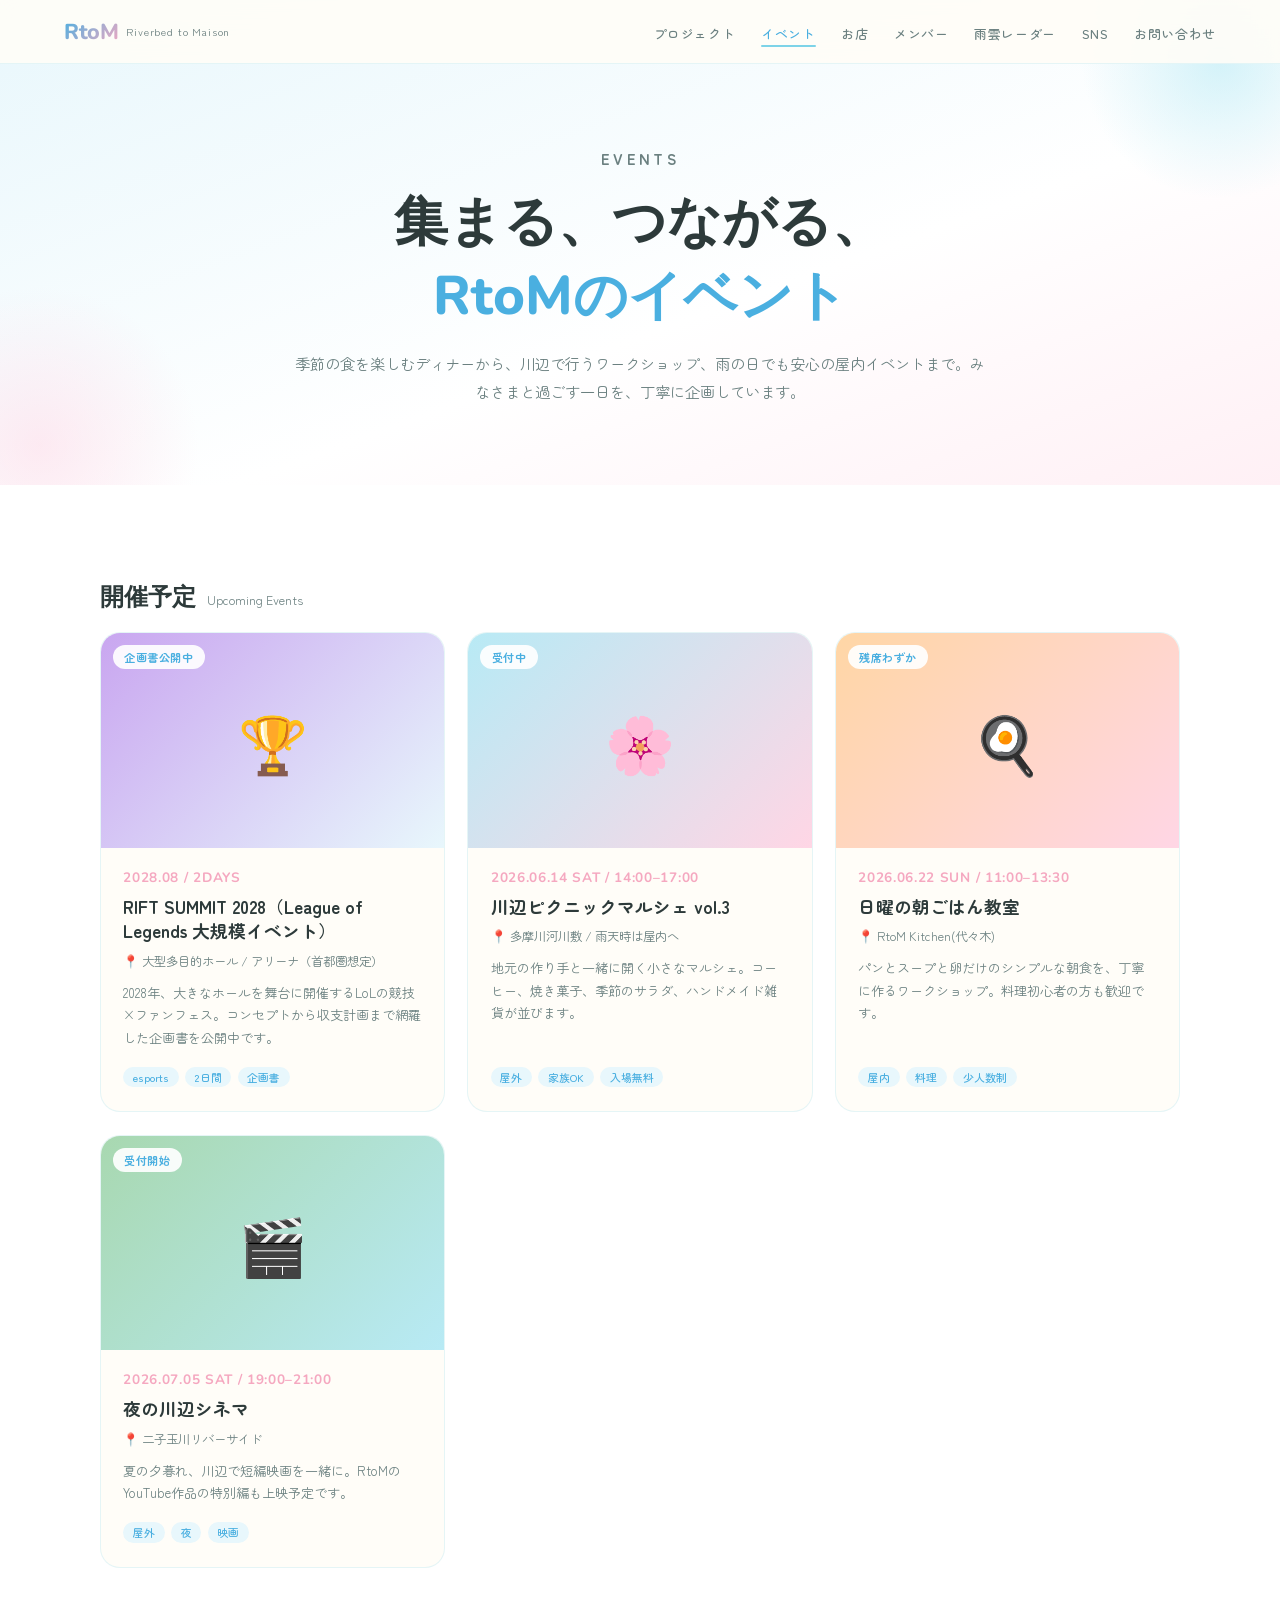
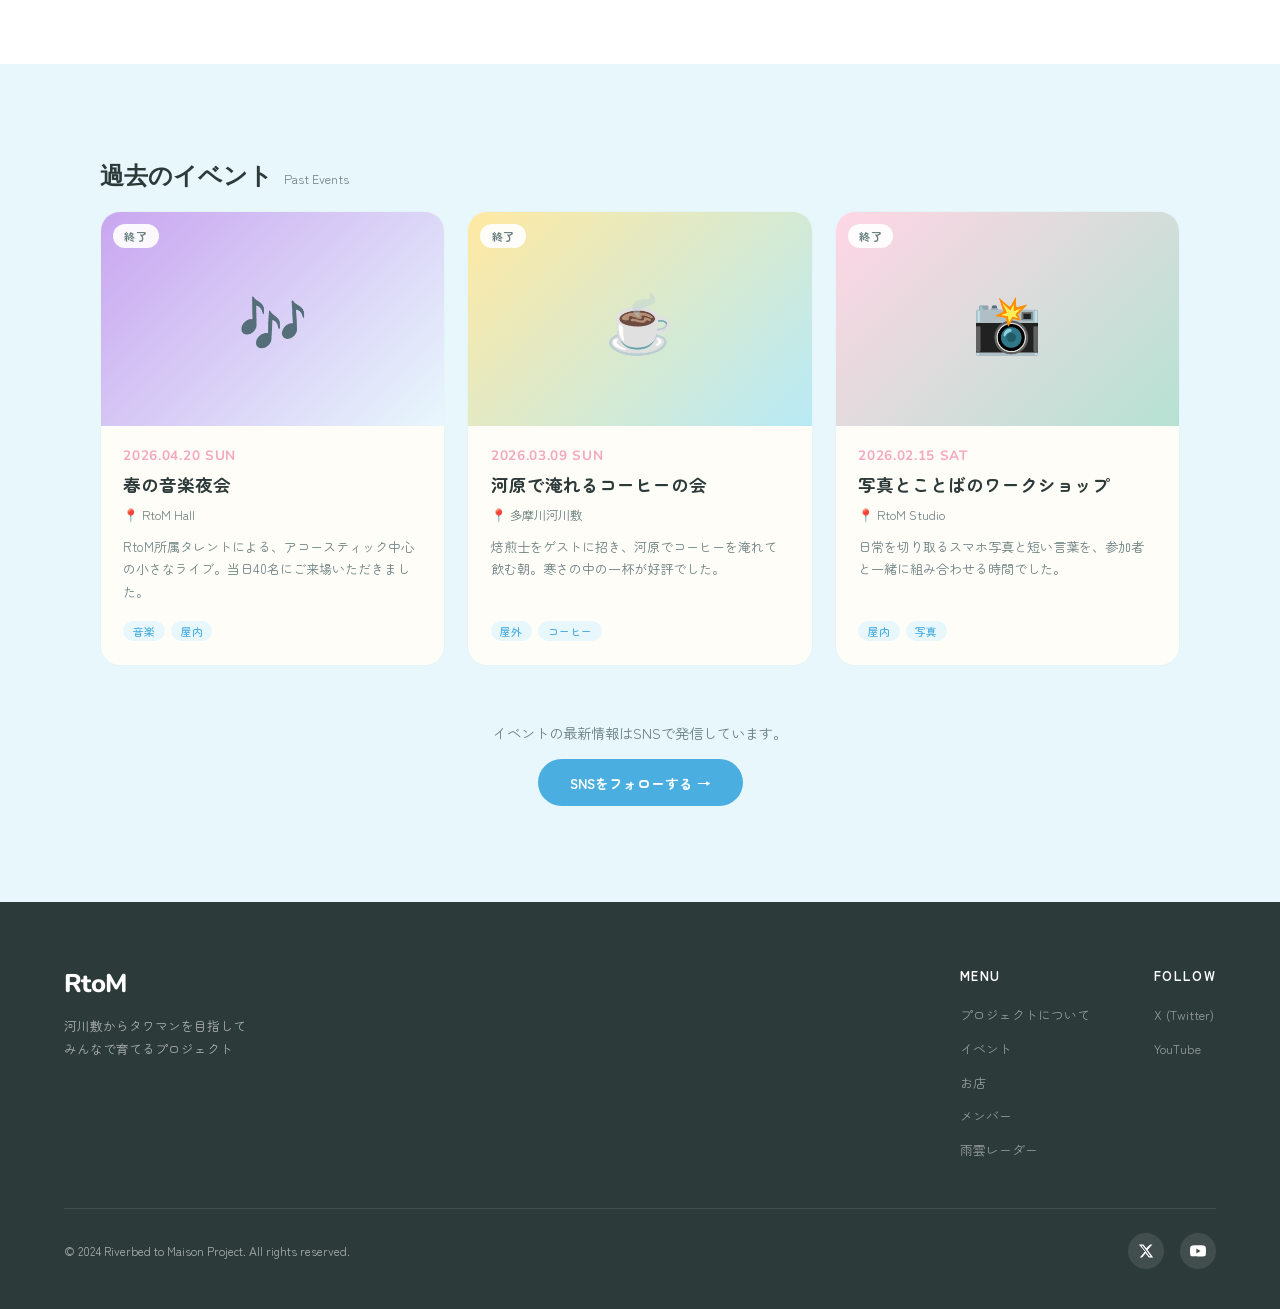
<file: events.html>
<!DOCTYPE html>
<html lang="ja">
<head>
<meta charset="UTF-8">
<meta name="viewport" content="width=device-width, initial-scale=1.0">
<title>イベント — Riverbed to Maison Project</title>
<meta name="description" content="RtoMが手掛ける、川辺を感じる体験イベント・屋内ワークショップ・コラボ企画のご案内。">
<link rel="preconnect" href="https://fonts.googleapis.com">
<link href="https://fonts.googleapis.com/css2?family=Nunito:wght@300;400;600;700;800&family=Zen+Maru+Gothic:wght@300;400;500;700&display=swap" rel="stylesheet">
<link rel="stylesheet" href="assets/shared.css">
<style>
  /* ====== EVENTS ====== */
  .events-section {
    background: var(--white);
  }
  .events-grid {
    max-width: 1080px;
    margin: 0 auto;
    display: grid;
    grid-template-columns: repeat(auto-fit, minmax(280px, 1fr));
    gap: 1.4rem;
  }
  .event-card {
    display: flex; flex-direction: column;
    background: var(--cream);
    border-radius: 20px;
    overflow: hidden;
    border: 1px solid rgba(125,211,232,0.2);
    transition: all 0.3s;
    text-decoration: none; color: inherit;
  }
  .event-card:hover {
    transform: translateY(-4px);
    box-shadow: 0 18px 36px -12px rgba(74,175,224,0.3);
    border-color: var(--sky);
  }
  .event-cover {
    aspect-ratio: 16 / 10;
    background: linear-gradient(135deg, var(--sky-light), var(--pink-light));
    display: flex; align-items: center; justify-content: center;
    font-size: 3.5rem;
    position: relative;
  }
  .event-cover.c2 { background: linear-gradient(135deg, #FFD6A5, var(--pink-light)); }
  .event-cover.c3 { background: linear-gradient(135deg, var(--mint), var(--sky-light)); }
  .event-cover.c4 { background: linear-gradient(135deg, #C9A6F0, var(--sky-pale)); }
  .event-cover.c5 { background: linear-gradient(135deg, #FFE9A3, var(--sky-light)); }
  .event-cover.c6 { background: linear-gradient(135deg, var(--pink-light), #B6E2D3); }
  .event-status {
    position: absolute; top: 12px; left: 12px;
    background: rgba(255,255,255,0.92);
    padding: 0.25rem 0.7rem;
    font-size: 0.7rem;
    font-weight: 600;
    color: var(--sky-deep);
    border-radius: 999px;
    letter-spacing: 0.05em;
  }
  .event-status.past { color: var(--text-soft); }
  .event-body { padding: 1.25rem 1.4rem 1.5rem; display: flex; flex-direction: column; gap: 0.5rem; flex: 1; }
  .event-date {
    font-family: 'Nunito', sans-serif;
    font-weight: 700; font-size: 0.85rem;
    color: var(--pink);
    letter-spacing: 0.05em;
  }
  .event-title { font-size: 1.1rem; font-weight: 700; color: var(--text); line-height: 1.4; }
  .event-place { font-size: 0.78rem; color: var(--text-soft); }
  .event-desc { font-size: 0.82rem; line-height: 1.7; color: var(--text-soft); margin-top: 0.25rem; }
  .event-tag-row { margin-top: auto; padding-top: 0.6rem; display: flex; gap: 0.4rem; flex-wrap: wrap; }
  .event-tag {
    font-size: 0.68rem;
    padding: 0.15rem 0.6rem;
    background: var(--sky-pale);
    color: var(--sky-deep);
    border-radius: 999px;
    font-weight: 500;
  }
  .events-cta {
    text-align: center;
    margin-top: 3.5rem;
  }
  .events-cta p { color: var(--text-soft); margin-bottom: 1rem; font-size: 0.9rem; }
  .group-label {
    max-width: 1080px;
    margin: 0 auto 1.2rem;
    display: flex; align-items: baseline; gap: 0.7rem;
  }
  .group-label h2 {
    font-family: 'Nunito', sans-serif;
    font-size: 1.5rem; font-weight: 700;
    color: var(--text);
  }
  .group-label span { color: var(--text-soft); font-size: 0.78rem; }
  .past-block { background: var(--sky-pale); }
</style>
</head>
<body>

<!-- NAV -->
<nav>
  <a href="index.html" class="nav-logo">
    <span class="logo-mark">RtoM</span>
    <span class="logo-tag">Riverbed to Maison</span>
  </a>
  <button class="nav-toggle" type="button" aria-label="メニューを開く"><span></span></button>
  <ul class="nav-links">
    <li><a href="index.html#about">プロジェクト</a></li>
    <li><a href="events.html" class="is-active">イベント</a></li>
    <li><a href="shop.html">お店</a></li>
    <li><a href="members.html">メンバー</a></li>
    <li><a href="index.html#radar">雨雲レーダー</a></li>
    <li><a href="index.html#sns">SNS</a></li>
    <li><a href="index.html#contact">お問い合わせ</a></li>
  </ul>
</nav>

<!-- HERO -->
<header class="page-hero">
  <div class="inner">
    <p class="section-label">Events</p>
    <h1>集まる、つながる、<br><span class="accent">RtoMのイベント</span></h1>
    <p>季節の食を楽しむディナーから、川辺で行うワークショップ、雨の日でも安心の屋内イベントまで。みなさまと過ごす一日を、丁寧に企画しています。</p>
  </div>
</header>

<!-- UPCOMING -->
<section class="events-section">
  <div class="group-label">
    <h2>開催予定</h2>
    <span>Upcoming Events</span>
  </div>
  <div class="events-grid">

    <a href="lol-arena-2028-proposal.html" class="event-card">
      <div class="event-cover c4">🏆
        <span class="event-status">企画書公開中</span>
      </div>
      <div class="event-body">
        <div class="event-date">2028.08  /  2DAYS</div>
        <div class="event-title">RIFT SUMMIT 2028（League of Legends 大規模イベント）</div>
        <div class="event-place">📍 大型多目的ホール / アリーナ（首都圏想定）</div>
        <p class="event-desc">2028年、大きなホールを舞台に開催するLoLの競技×ファンフェス。コンセプトから収支計画まで網羅した企画書を公開中です。</p>
        <div class="event-tag-row">
          <span class="event-tag">esports</span>
          <span class="event-tag">2日間</span>
          <span class="event-tag">企画書</span>
        </div>
      </div>
    </a>

    <a href="#" class="event-card">
      <div class="event-cover c1">🌸
        <span class="event-status">受付中</span>
      </div>
      <div class="event-body">
        <div class="event-date">2026.06.14 SAT  /  14:00–17:00</div>
        <div class="event-title">川辺ピクニックマルシェ vol.3</div>
        <div class="event-place">📍 多摩川河川敷 / 雨天時は屋内へ</div>
        <p class="event-desc">地元の作り手と一緒に開く小さなマルシェ。コーヒー、焼き菓子、季節のサラダ、ハンドメイド雑貨が並びます。</p>
        <div class="event-tag-row">
          <span class="event-tag">屋外</span>
          <span class="event-tag">家族OK</span>
          <span class="event-tag">入場無料</span>
        </div>
      </div>
    </a>

    <a href="#" class="event-card">
      <div class="event-cover c2">🍳
        <span class="event-status">残席わずか</span>
      </div>
      <div class="event-body">
        <div class="event-date">2026.06.22 SUN  /  11:00–13:30</div>
        <div class="event-title">日曜の朝ごはん教室</div>
        <div class="event-place">📍 RtoM Kitchen(代々木)</div>
        <p class="event-desc">パンとスープと卵だけのシンプルな朝食を、丁寧に作るワークショップ。料理初心者の方も歓迎です。</p>
        <div class="event-tag-row">
          <span class="event-tag">屋内</span>
          <span class="event-tag">料理</span>
          <span class="event-tag">少人数制</span>
        </div>
      </div>
    </a>

    <a href="#" class="event-card">
      <div class="event-cover c3">🎬
        <span class="event-status">受付開始</span>
      </div>
      <div class="event-body">
        <div class="event-date">2026.07.05 SAT  /  19:00–21:00</div>
        <div class="event-title">夜の川辺シネマ</div>
        <div class="event-place">📍 二子玉川リバーサイド</div>
        <p class="event-desc">夏の夕暮れ、川辺で短編映画を一緒に。RtoMのYouTube作品の特別編も上映予定です。</p>
        <div class="event-tag-row">
          <span class="event-tag">屋外</span>
          <span class="event-tag">夜</span>
          <span class="event-tag">映画</span>
        </div>
      </div>
    </a>

  </div>
</section>

<!-- PAST -->
<section class="events-section past-block">
  <div class="group-label">
    <h2>過去のイベント</h2>
    <span>Past Events</span>
  </div>
  <div class="events-grid">

    <a href="#" class="event-card">
      <div class="event-cover c4">🎶
        <span class="event-status past">終了</span>
      </div>
      <div class="event-body">
        <div class="event-date">2026.04.20 SUN</div>
        <div class="event-title">春の音楽夜会</div>
        <div class="event-place">📍 RtoM Hall</div>
        <p class="event-desc">RtoM所属タレントによる、アコースティック中心の小さなライブ。当日40名にご来場いただきました。</p>
        <div class="event-tag-row">
          <span class="event-tag">音楽</span>
          <span class="event-tag">屋内</span>
        </div>
      </div>
    </a>

    <a href="#" class="event-card">
      <div class="event-cover c5">☕
        <span class="event-status past">終了</span>
      </div>
      <div class="event-body">
        <div class="event-date">2026.03.09 SUN</div>
        <div class="event-title">河原で淹れるコーヒーの会</div>
        <div class="event-place">📍 多摩川河川敷</div>
        <p class="event-desc">焙煎士をゲストに招き、河原でコーヒーを淹れて飲む朝。寒さの中の一杯が好評でした。</p>
        <div class="event-tag-row">
          <span class="event-tag">屋外</span>
          <span class="event-tag">コーヒー</span>
        </div>
      </div>
    </a>

    <a href="#" class="event-card">
      <div class="event-cover c6">📸
        <span class="event-status past">終了</span>
      </div>
      <div class="event-body">
        <div class="event-date">2026.02.15 SAT</div>
        <div class="event-title">写真とことばのワークショップ</div>
        <div class="event-place">📍 RtoM Studio</div>
        <p class="event-desc">日常を切り取るスマホ写真と短い言葉を、参加者と一緒に組み合わせる時間でした。</p>
        <div class="event-tag-row">
          <span class="event-tag">屋内</span>
          <span class="event-tag">写真</span>
        </div>
      </div>
    </a>

  </div>

  <div class="events-cta">
    <p>イベントの最新情報はSNSで発信しています。</p>
    <a href="index.html#sns" class="btn-primary">SNSをフォローする →</a>
  </div>
</section>

<!-- FOOTER -->
<footer>
  <div class="footer-top">
    <div class="footer-logo-area">
      <a href="index.html" class="footer-logo">RtoM</a>
      <div class="footer-tagline">
        河川敷からタワマンを目指して<br>
        みんなで育てるプロジェクト
      </div>
    </div>

    <div class="footer-links">
      <div class="footer-col">
        <h4>MENU</h4>
        <ul>
          <li><a href="index.html#about">プロジェクトについて</a></li>
          <li><a href="events.html">イベント</a></li>
          <li><a href="shop.html">お店</a></li>
          <li><a href="members.html">メンバー</a></li>
          <li><a href="index.html#radar">雨雲レーダー</a></li>
        </ul>
      </div>
      <div class="footer-col">
        <h4>FOLLOW</h4>
        <ul>
          <li><a href="https://x.com/RtoM_Official" target="_blank" rel="noopener">X (Twitter)</a></li>
          <li><a href="https://www.youtube.com/@rtomproject6944" target="_blank" rel="noopener">YouTube</a></li>
        </ul>
      </div>
    </div>
  </div>

  <div class="footer-bottom">
    <span class="footer-copy">© 2024 Riverbed to Maison Project. All rights reserved.</span>
    <div class="footer-sns">
      <a href="https://x.com/RtoM_Official" target="_blank" rel="noopener" aria-label="X">
        <svg viewBox="0 0 24 24"><path d="M18.244 2.25h3.308l-7.227 8.26 8.502 11.24H16.17l-4.714-6.231-5.401 6.231H2.744l7.73-8.835L1.254 2.25H8.08l4.253 5.622L18.244 2.25zm-1.161 17.52h1.833L7.084 4.126H5.117z"/></svg>
      </a>
      <a href="https://www.youtube.com/@rtomproject6944" target="_blank" rel="noopener" aria-label="YouTube">
        <svg viewBox="0 0 24 24"><path d="M23.498 6.186a3.016 3.016 0 0 0-2.122-2.136C19.505 3.545 12 3.545 12 3.545s-7.505 0-9.377.505A3.017 3.017 0 0 0 .502 6.186C0 8.07 0 12 0 12s0 3.93.502 5.814a3.016 3.016 0 0 0 2.122 2.136c1.871.505 9.376.505 9.376.505s7.505 0 9.377-.505a3.015 3.015 0 0 0 2.122-2.136C24 15.93 24 12 24 12s0-3.93-.502-5.814zM9.546 15.568V8.432L15.818 12l-6.272 3.568z"/></svg>
      </a>
    </div>
  </div>
</footer>

<script>
  // Mobile nav toggle
  document.querySelector('.nav-toggle')?.addEventListener('click', () => {
    document.querySelector('.nav-links')?.classList.toggle('is-open');
  });
</script>

</body>
</html>
</file>
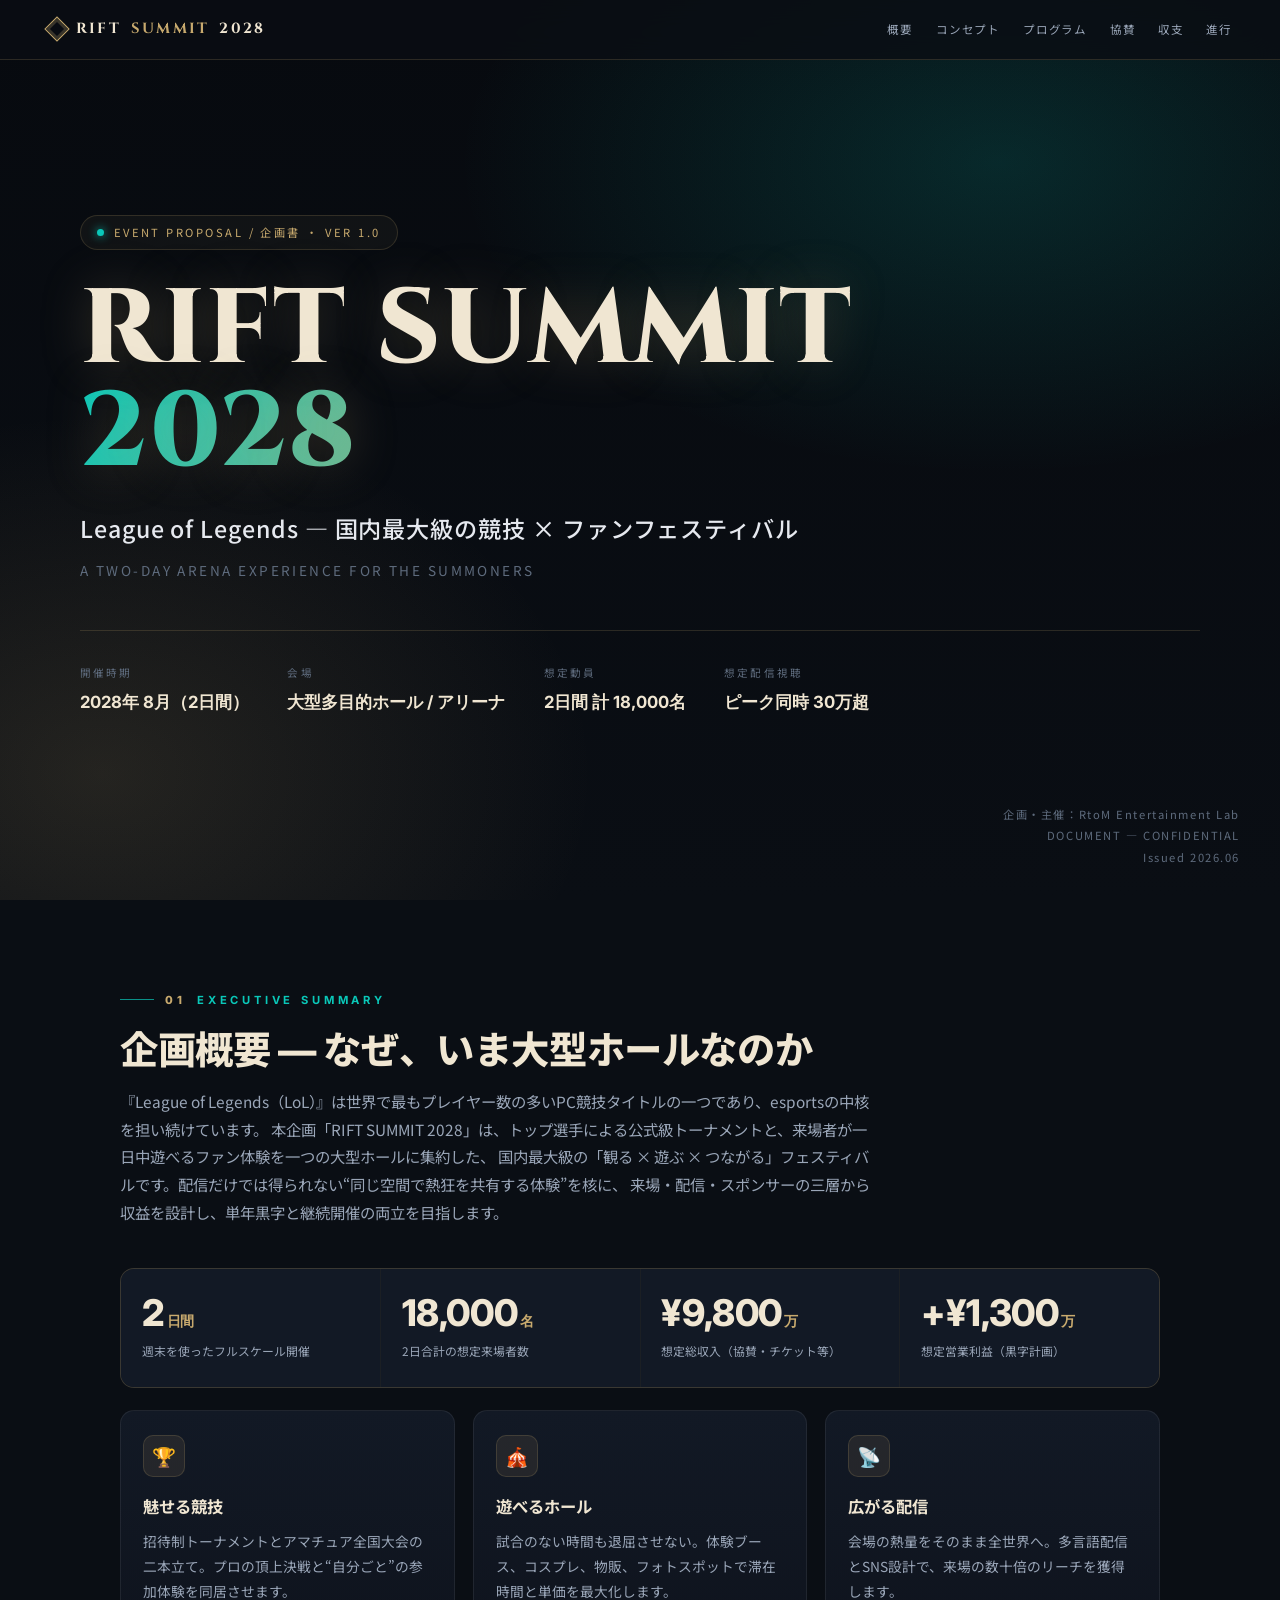
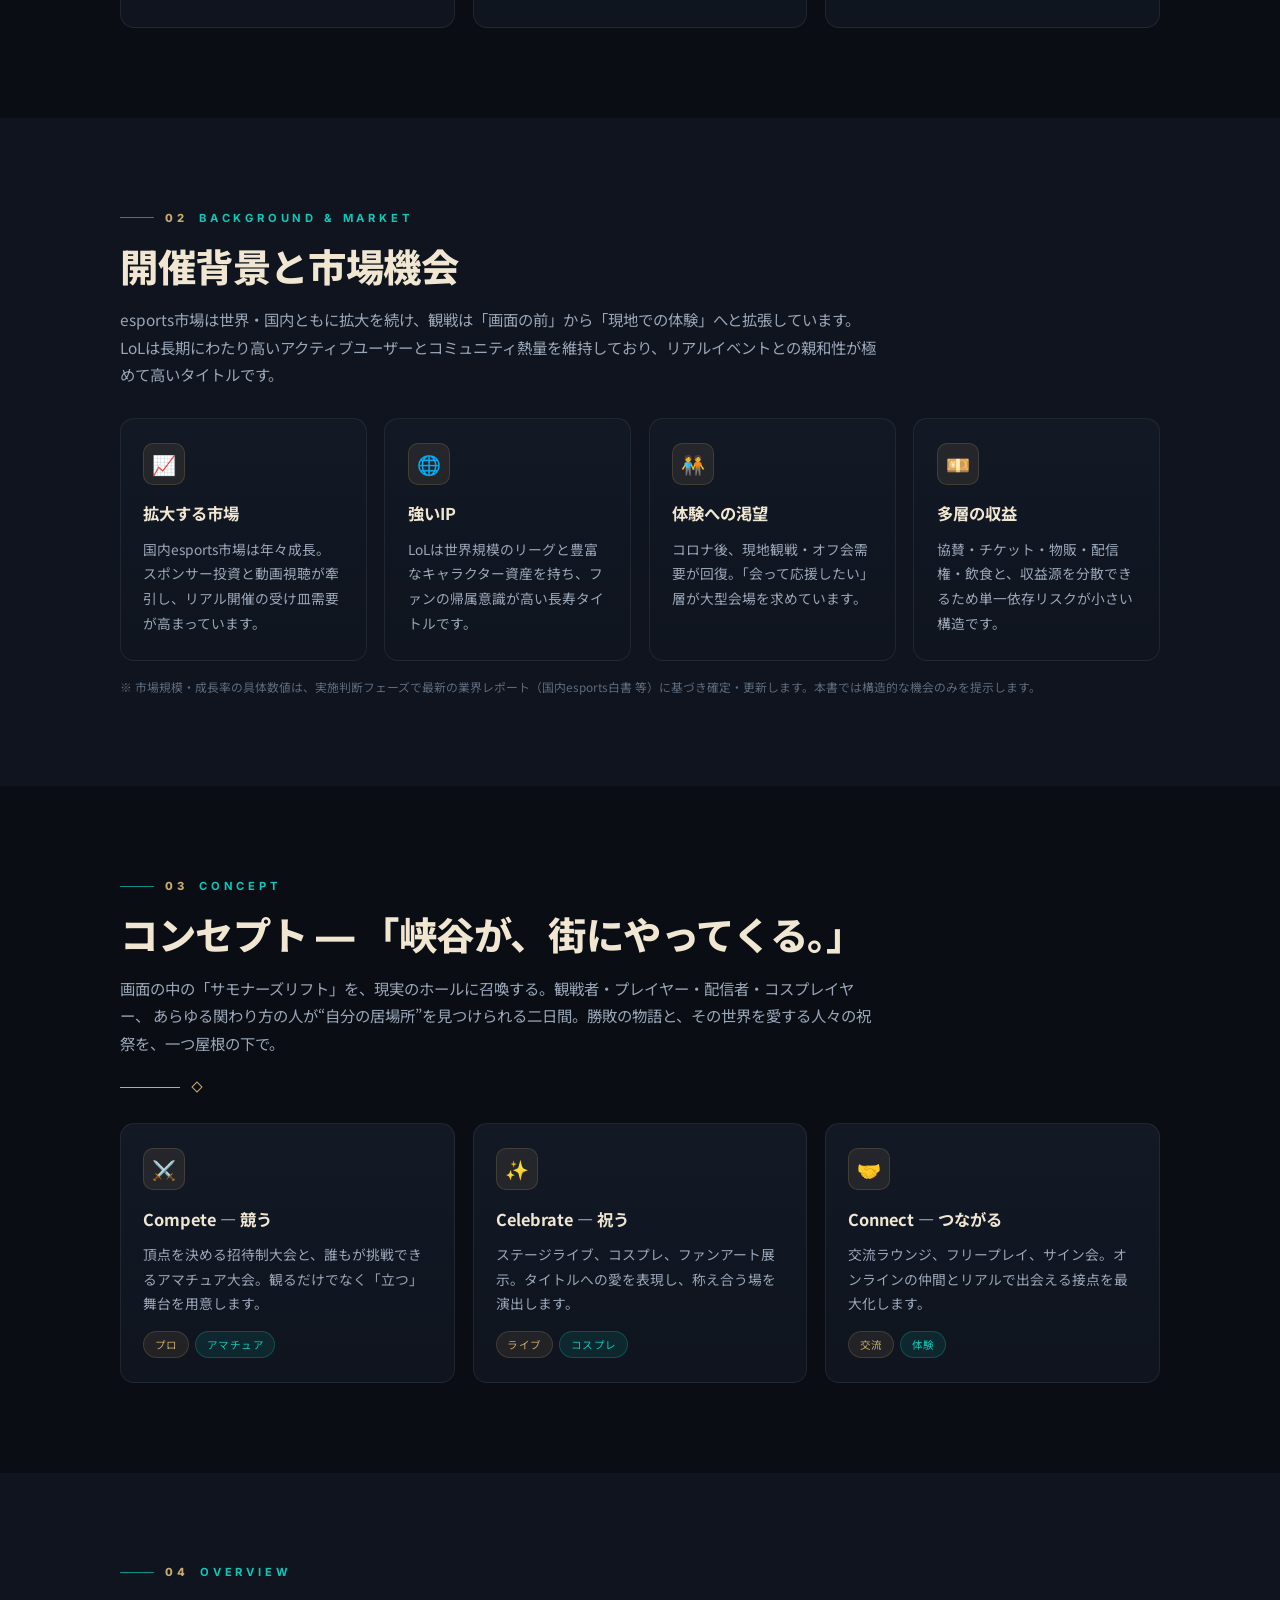
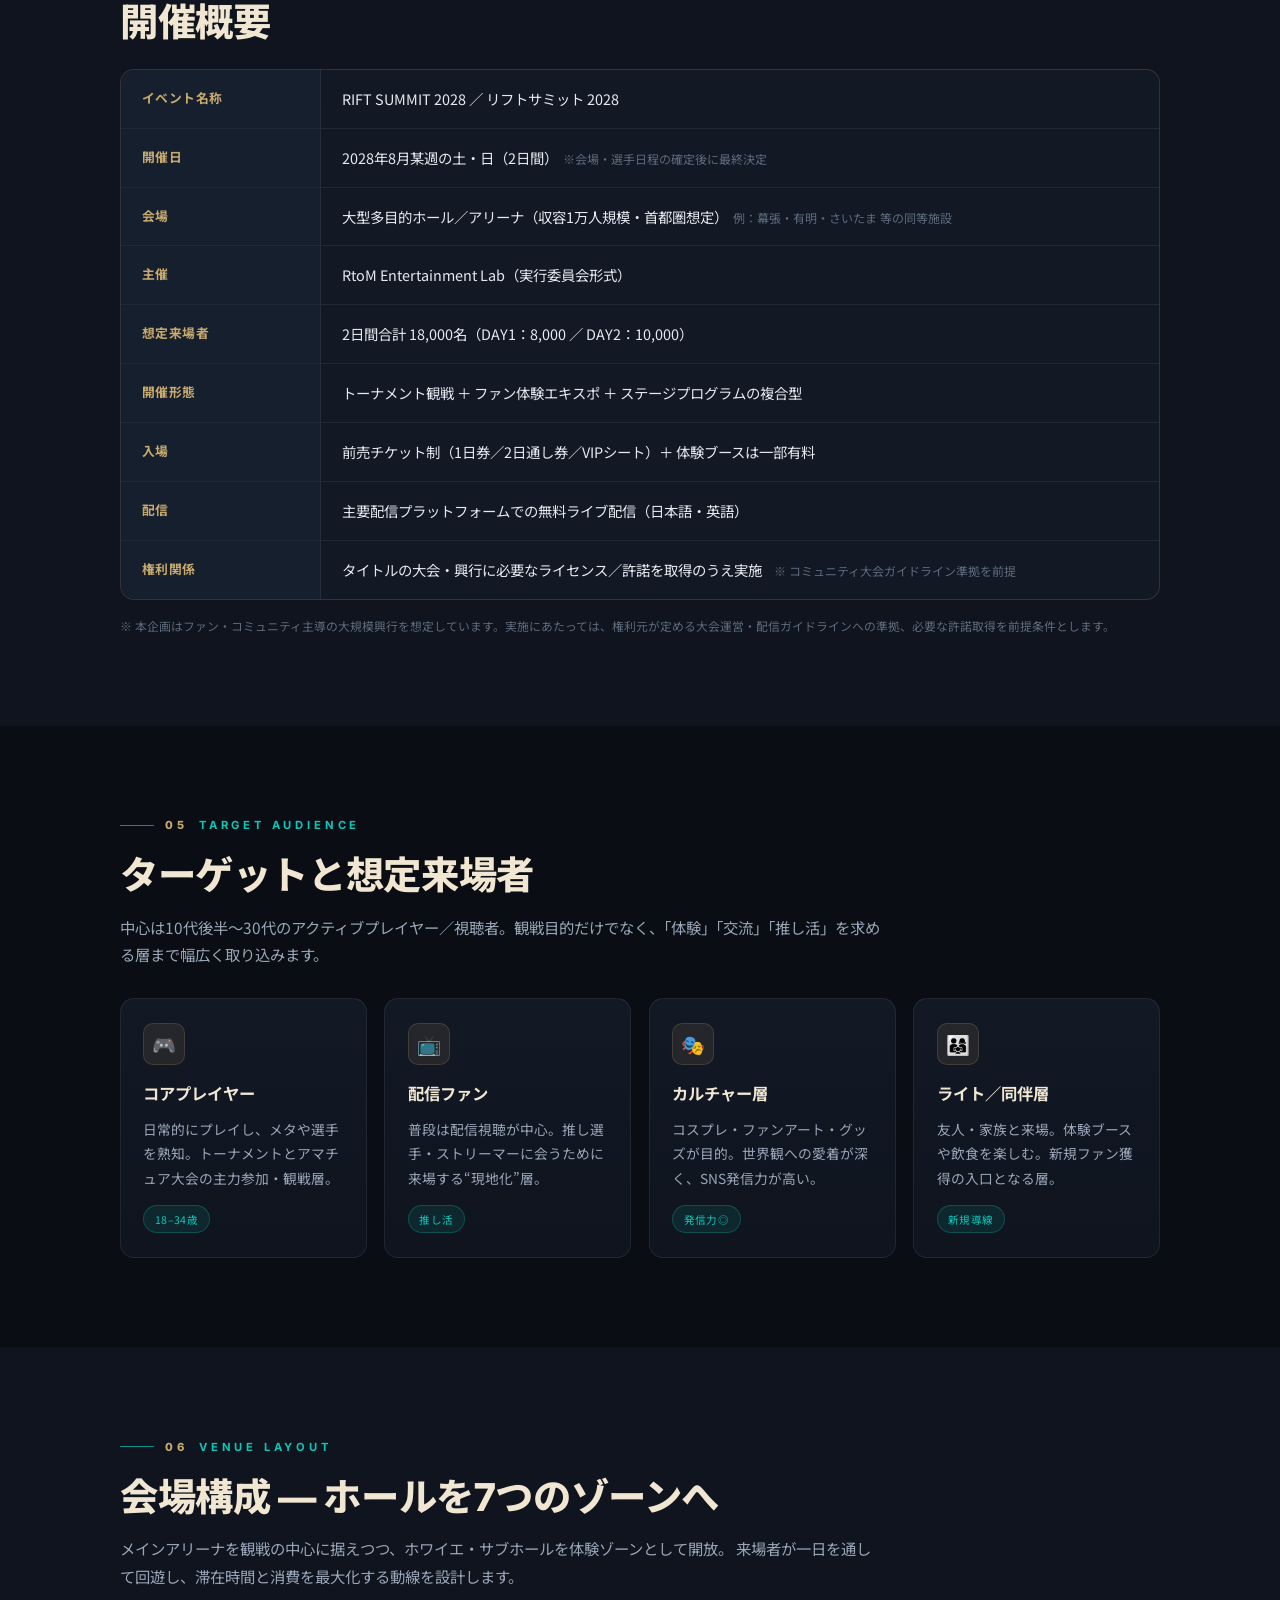
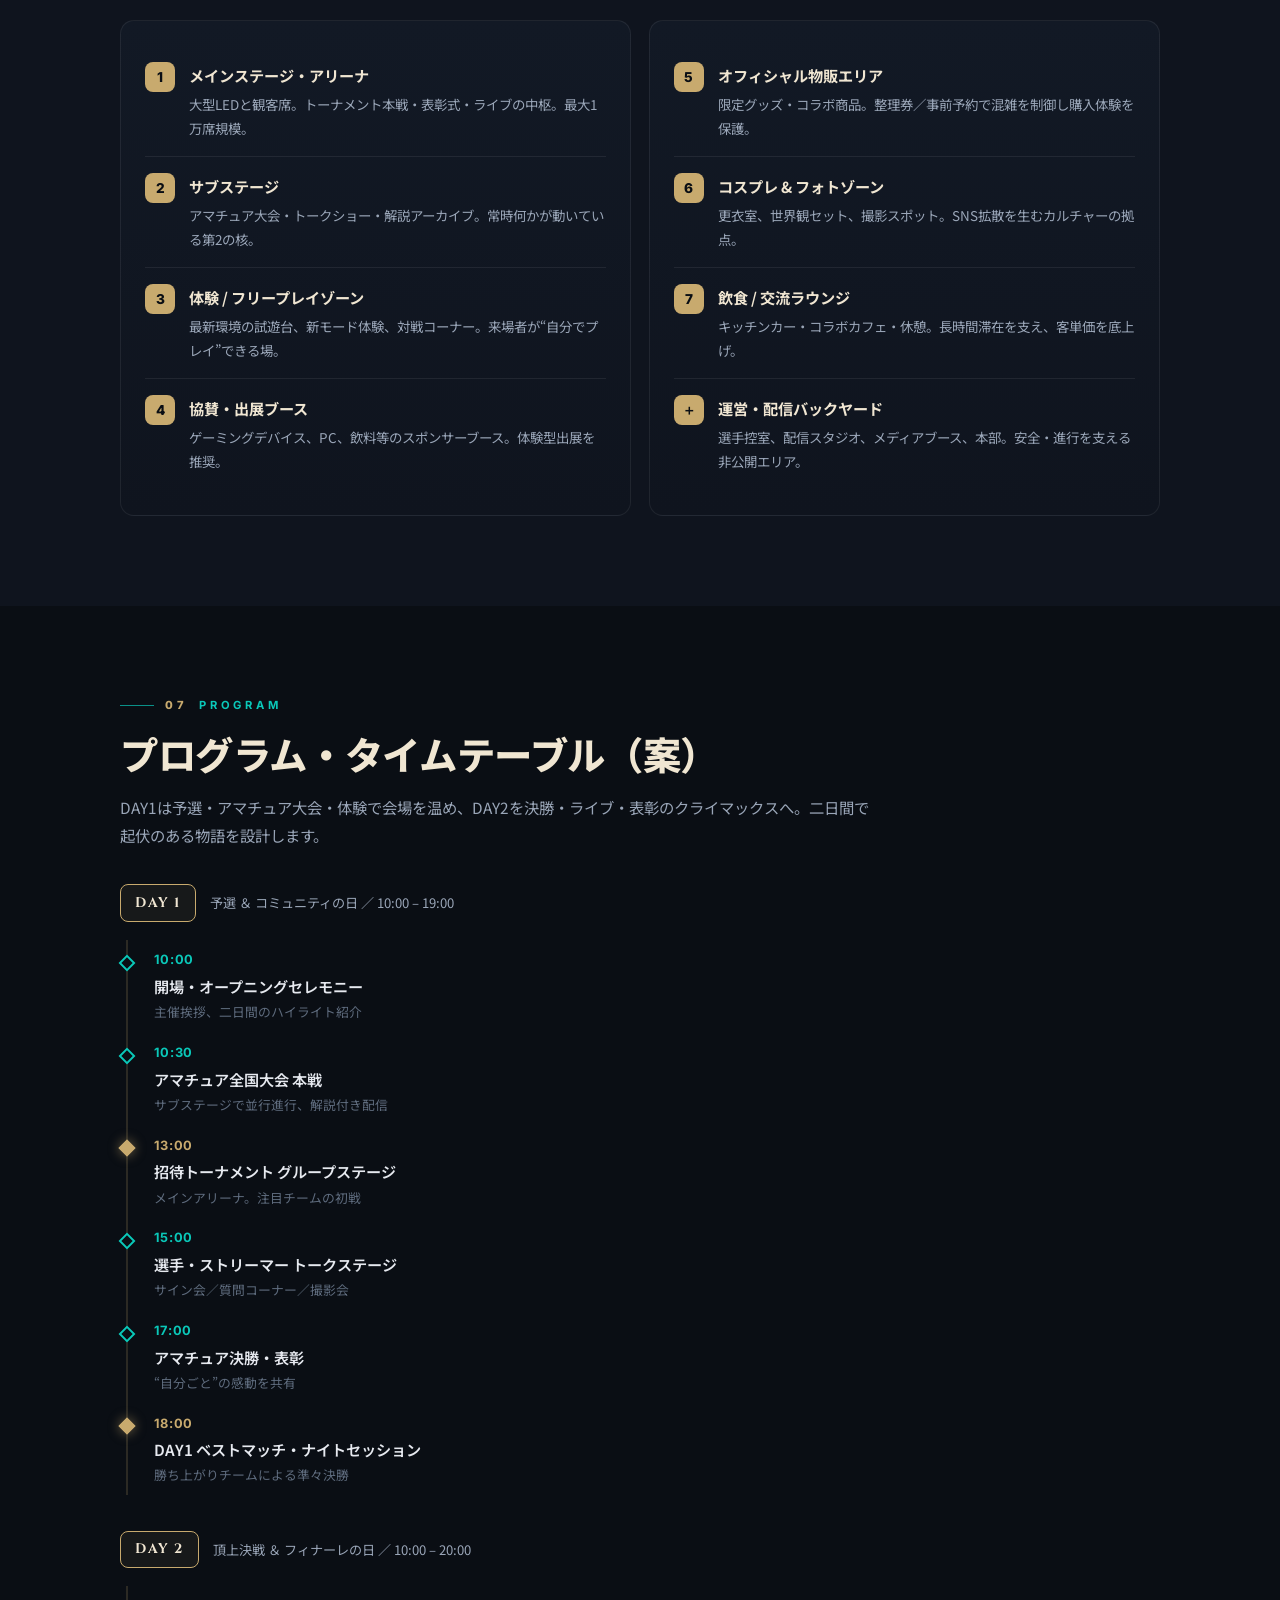
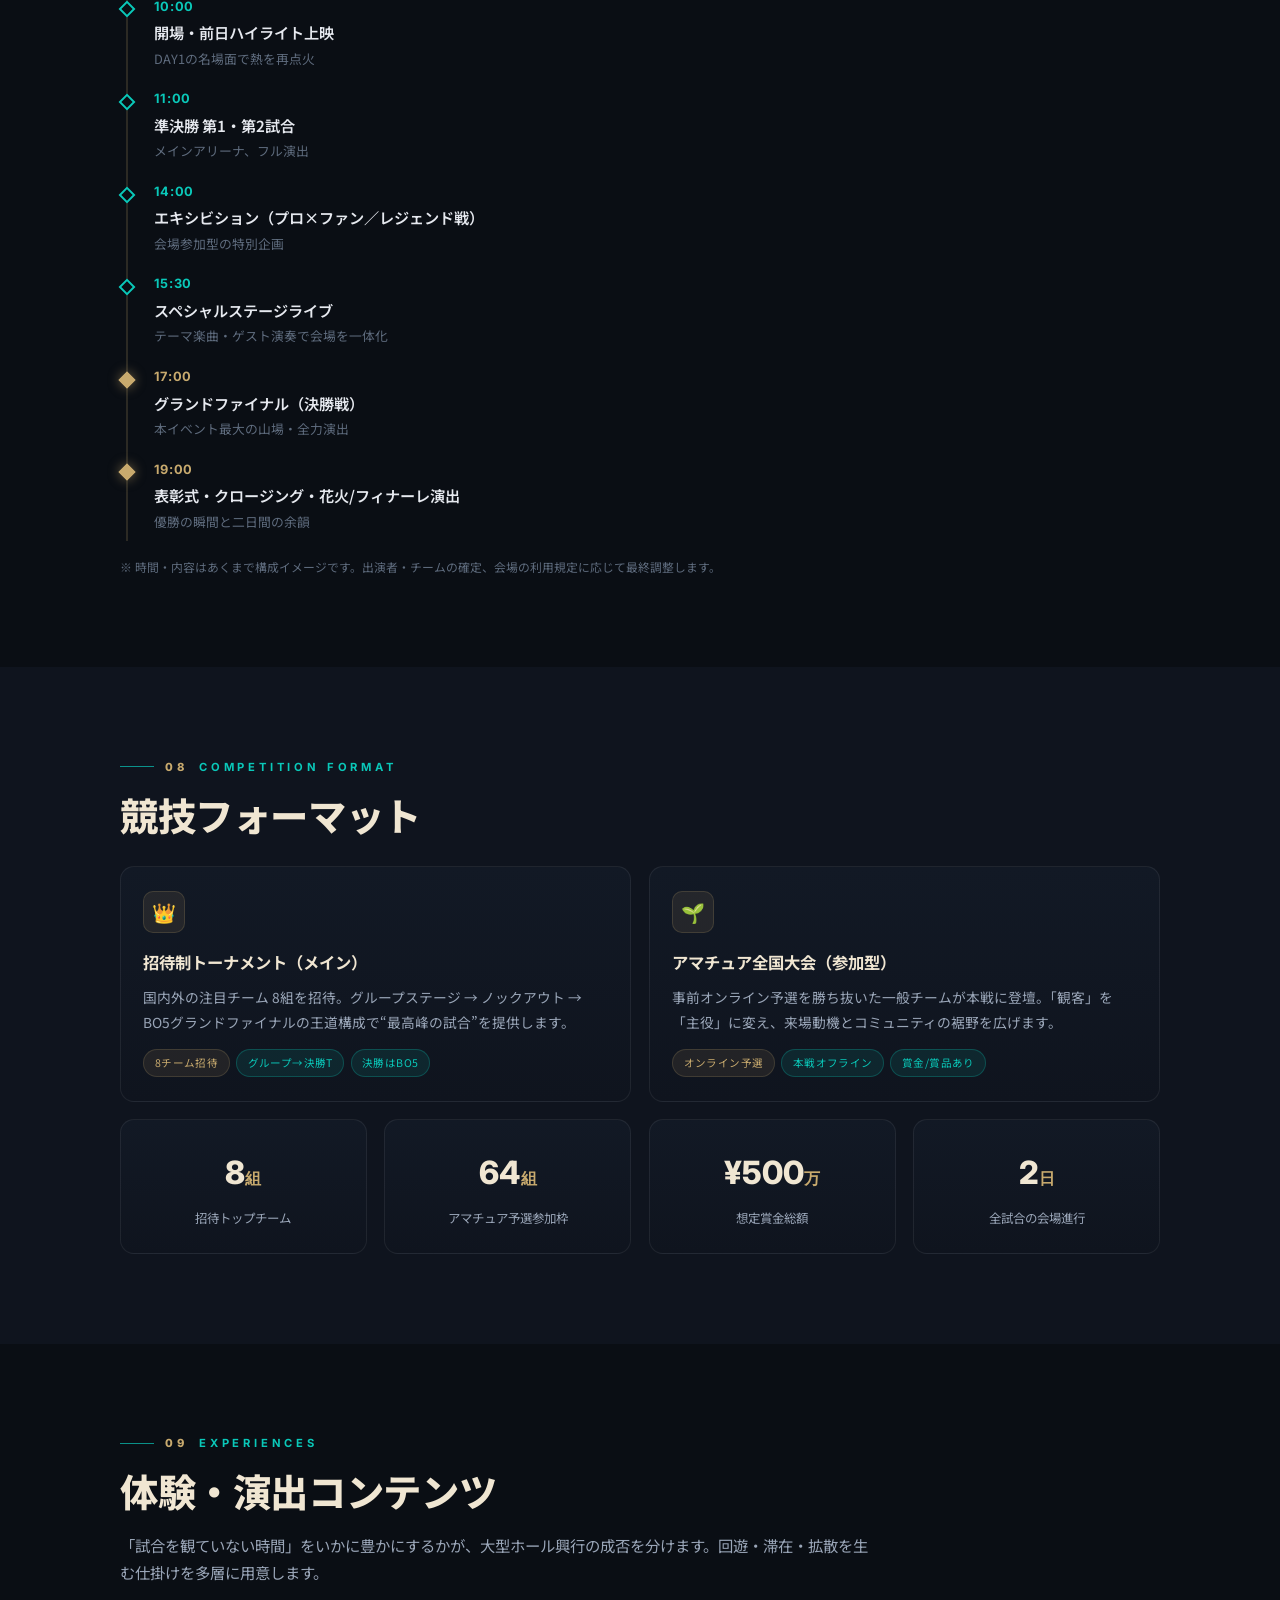
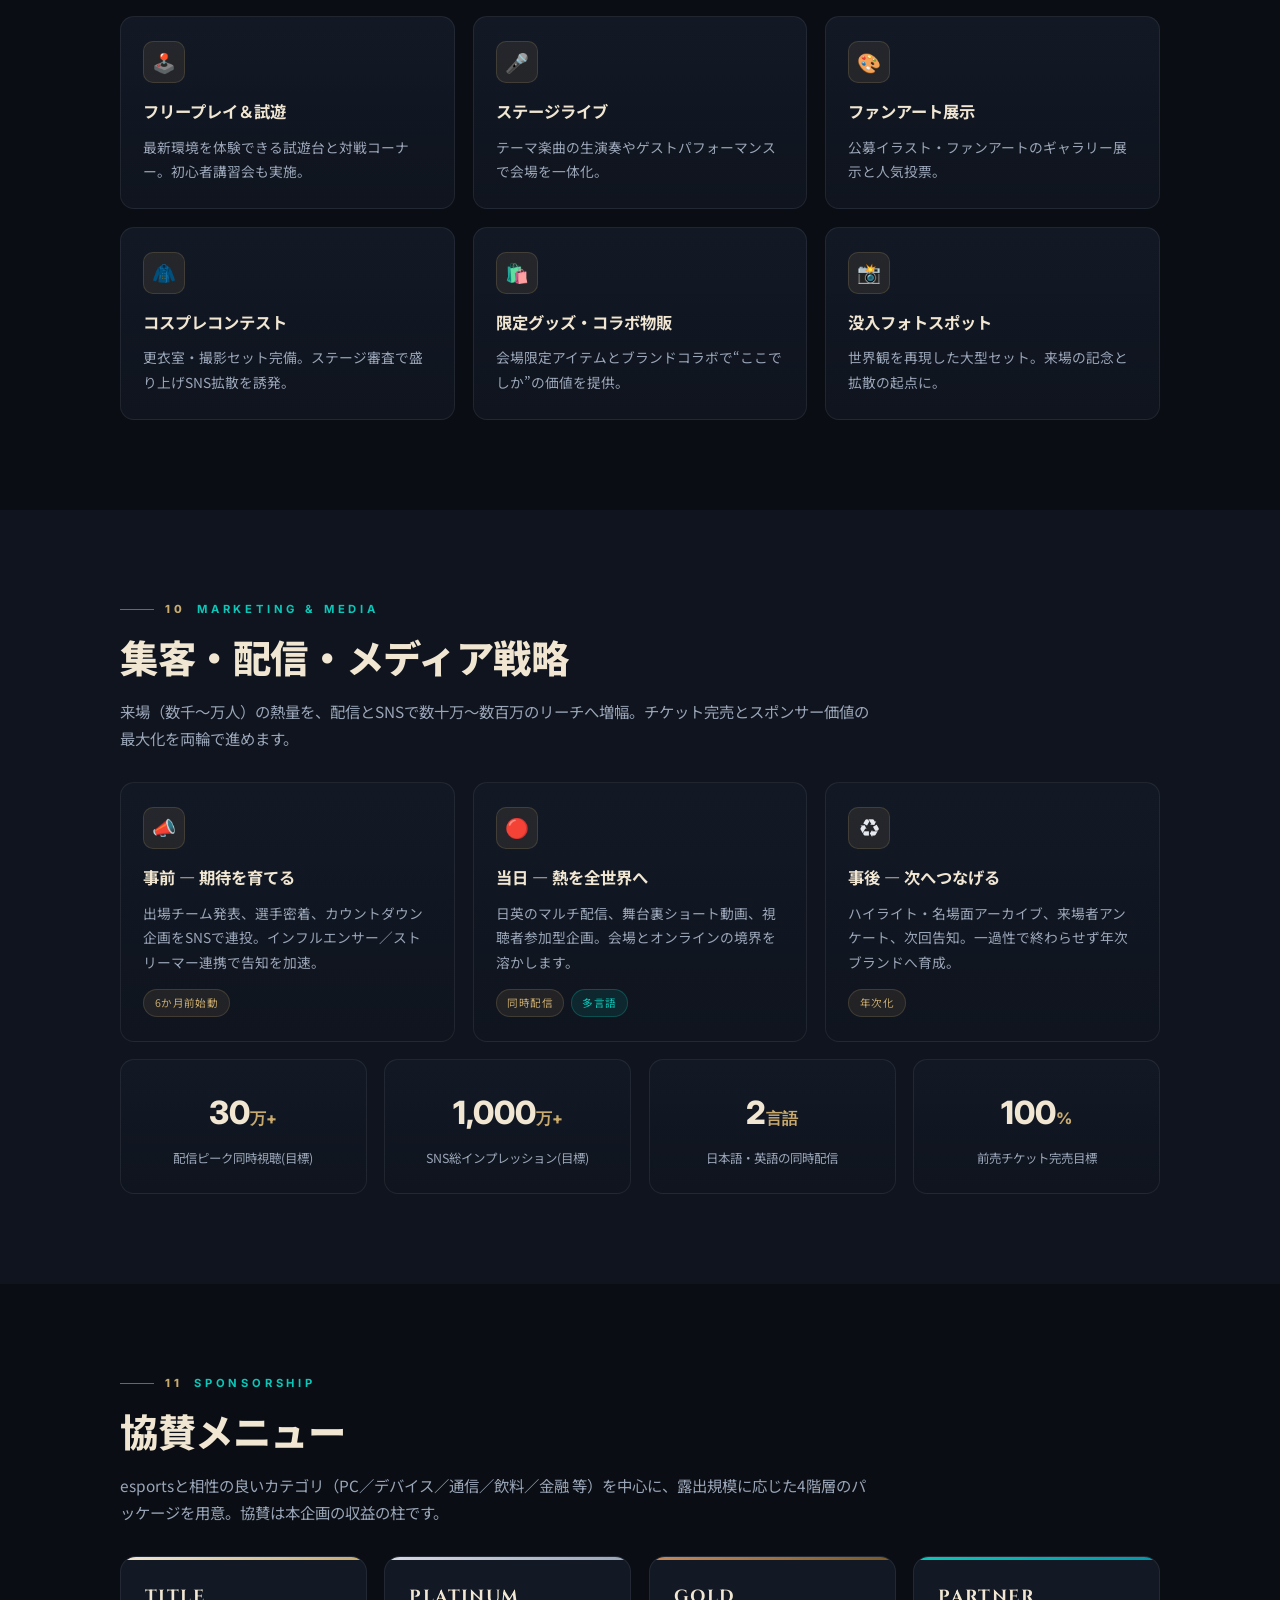
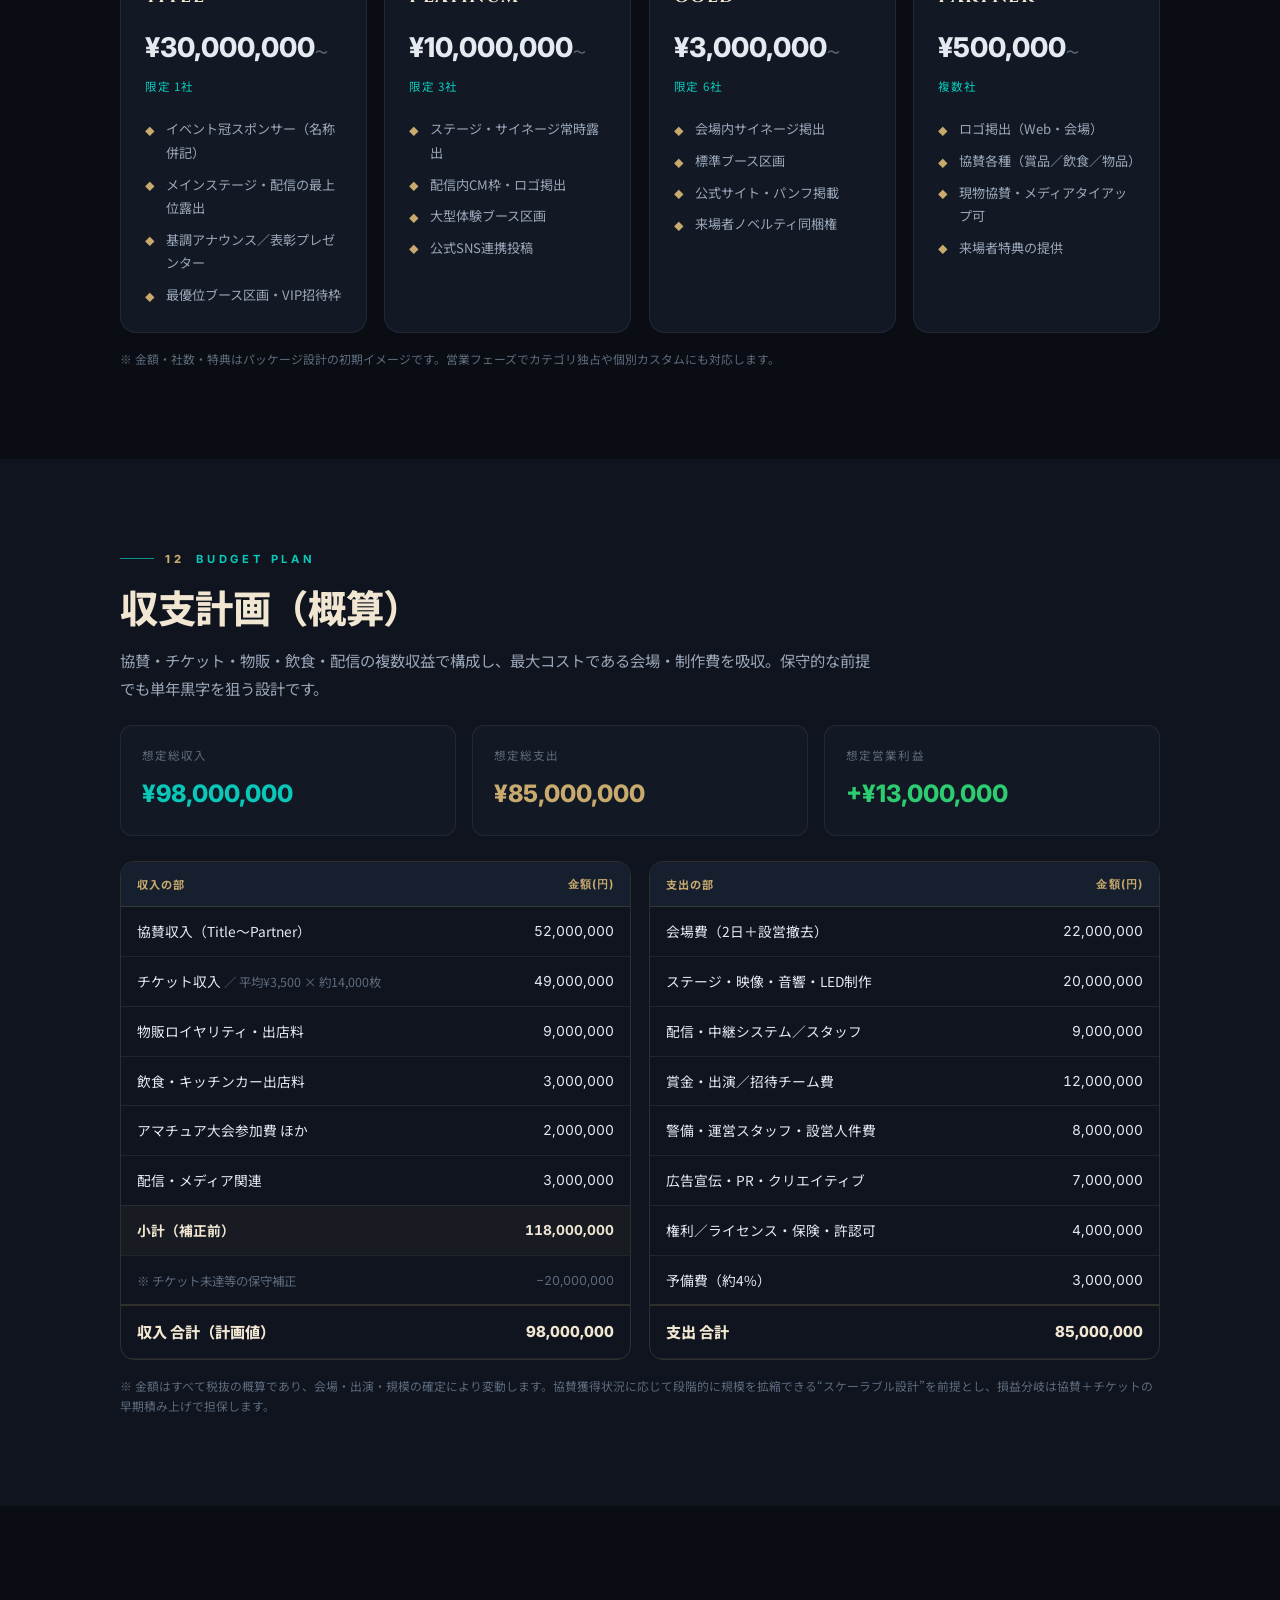
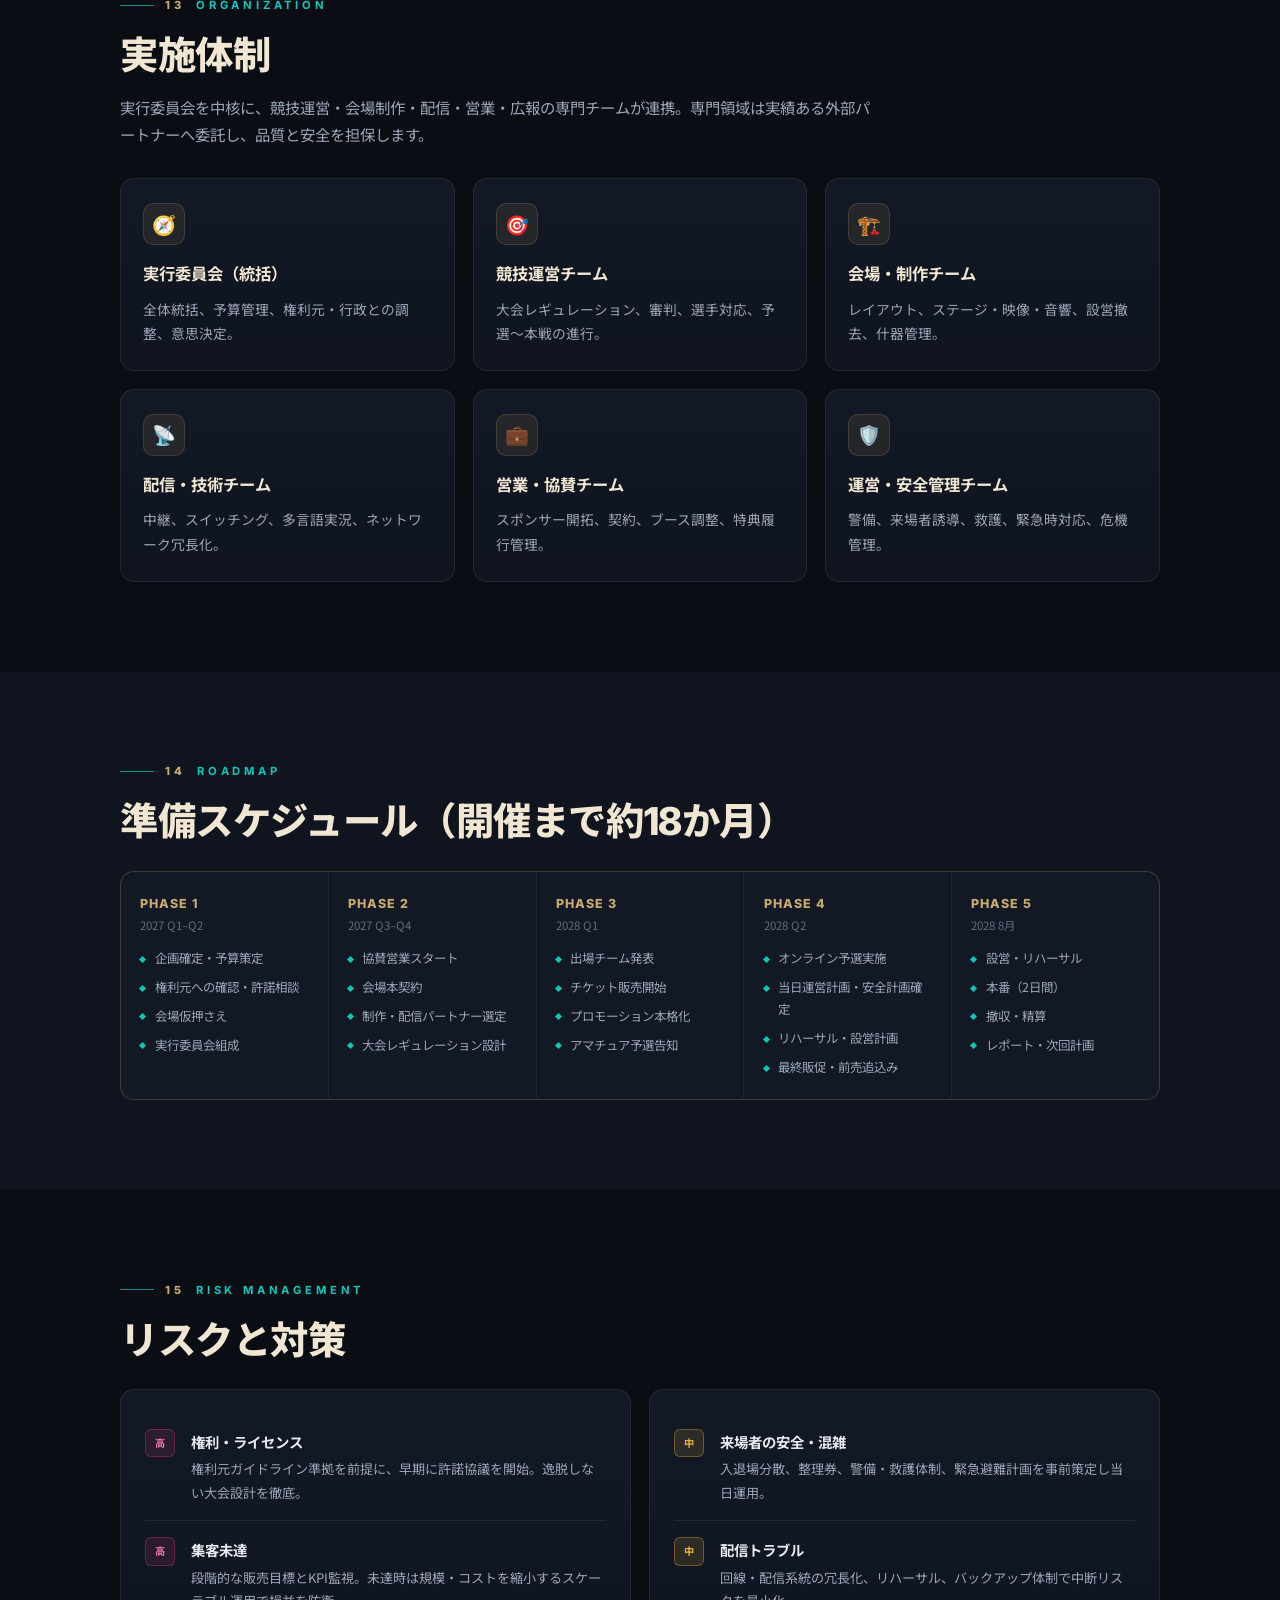
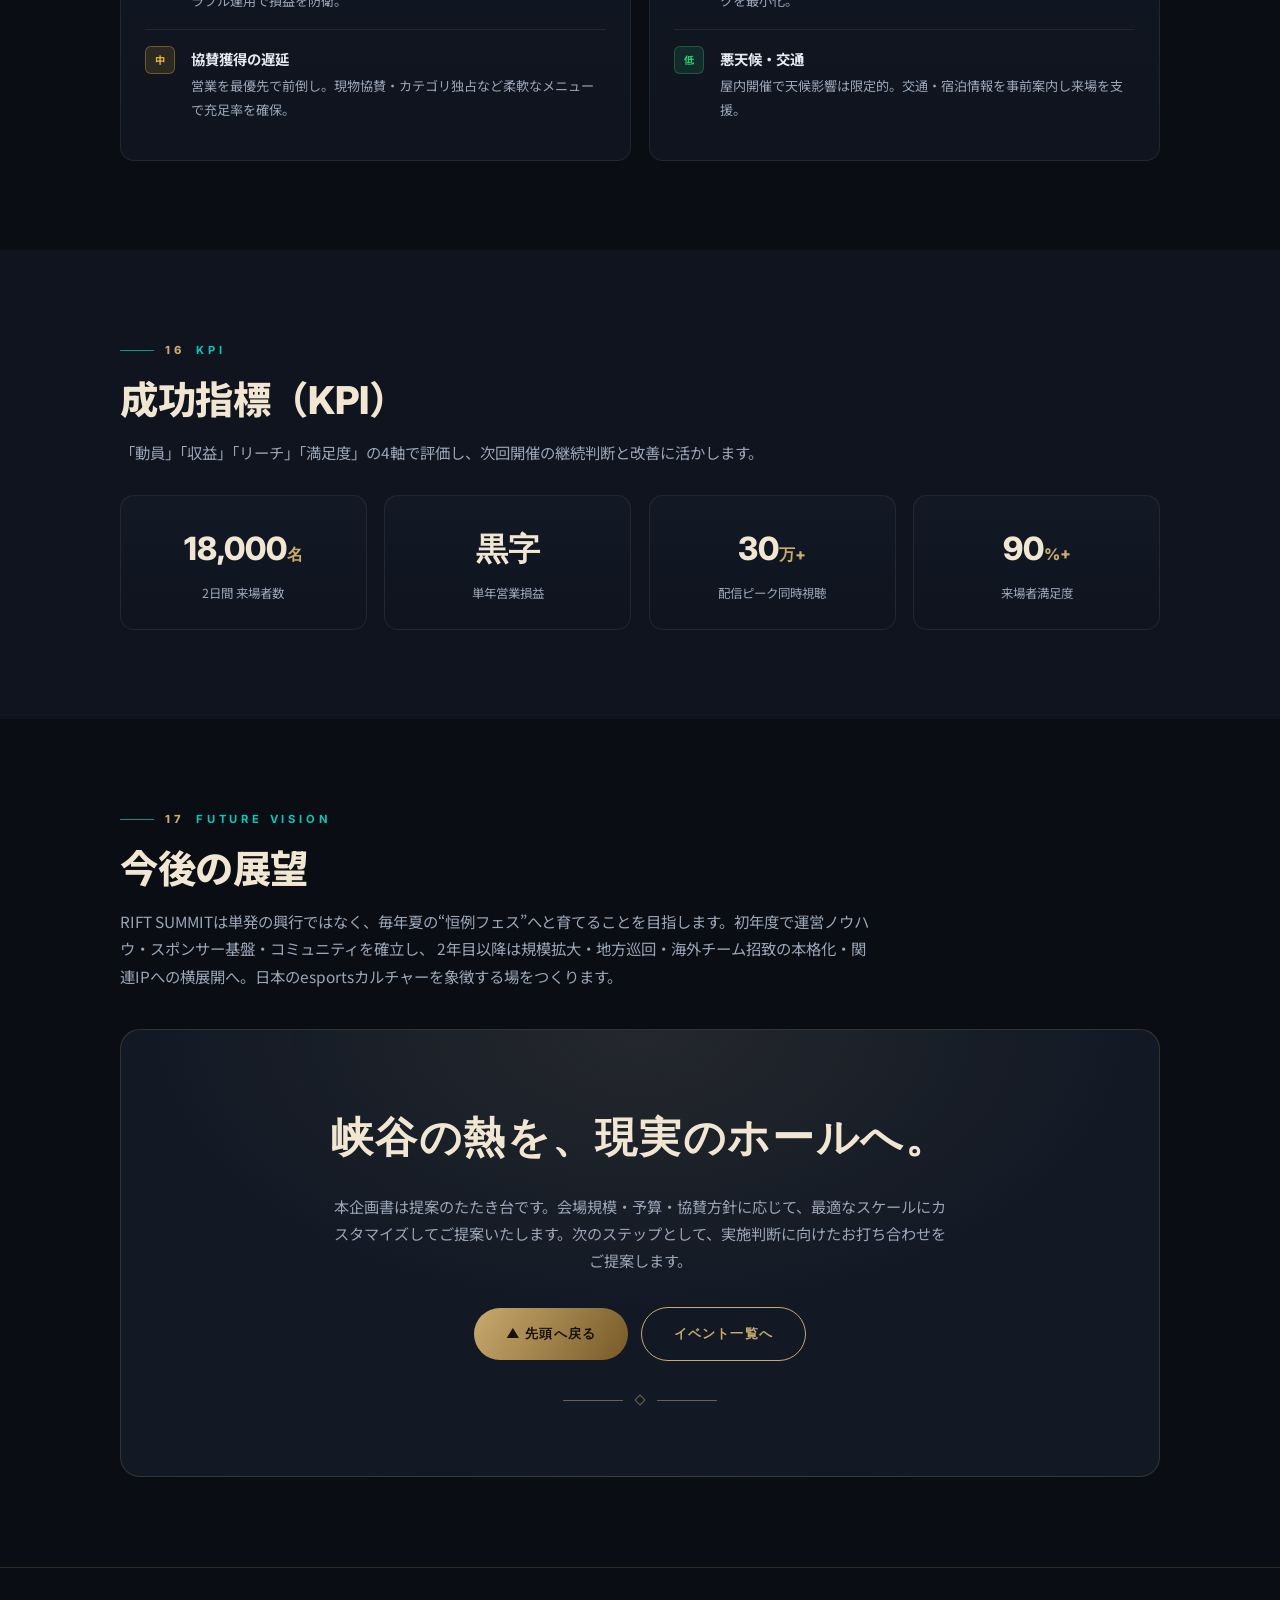
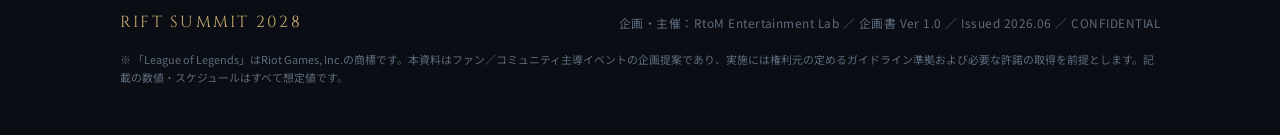
<file: lol-arena-2028-proposal.html>
<!DOCTYPE html>
<html lang="ja">
<head>
<meta charset="UTF-8">
<meta name="viewport" content="width=device-width, initial-scale=1.0">
<title>RIFT SUMMIT 2028 ― League of Legends 大規模イベント 企画書</title>
<meta name="description" content="2028年、大型ホールで開催するLeague of Legends公式級ファン・競技イベント「RIFT SUMMIT 2028」の企画書。コンセプト・開催概要・収支計画・実施体制・スケジュールまでを網羅した提案資料。">
<link rel="preconnect" href="https://fonts.googleapis.com">
<link rel="preconnect" href="https://fonts.gstatic.com" crossorigin>
<link href="https://fonts.googleapis.com/css2?family=Inter:wght@400;500;600;700;800;900&family=Noto+Sans+JP:wght@300;400;500;700;900&family=Cinzel:wght@600;700;800&display=swap" rel="stylesheet">
<style>
:root{
  --bg:#0A0E14;
  --bg-2:#0F141E;
  --panel:#121925;
  --panel-2:#161F2E;
  --line:rgba(200,170,110,0.18);
  --line-soft:rgba(255,255,255,0.07);
  --gold:#C8AA6E;
  --gold-bright:#F0E6D2;
  --gold-deep:#785A28;
  --teal:#0AC8B9;
  --teal-deep:#0397AB;
  --blue:#3C89D0;
  --magenta:#C03B6F;
  --text:#E6E9EF;
  --text-soft:#9AA6B8;
  --text-faint:#5E6B7D;
  --good:#2ECC71;
  --warn:#E8B23A;
}
*,*::before,*::after{box-sizing:border-box;margin:0;padding:0;}
html{scroll-behavior:smooth;}
body{
  font-family:'Noto Sans JP','Inter',sans-serif;
  background:var(--bg);
  color:var(--text);
  line-height:1.8;
  -webkit-font-smoothing:antialiased;
  overflow-x:hidden;
}
img{max-width:100%;display:block;}
a{color:inherit;text-decoration:none;}

/* ====== HEXTECH BACKGROUND TEXTURE ====== */
.bg-grid{
  position:fixed; inset:0; z-index:0; pointer-events:none;
  background-image:
    linear-gradient(rgba(200,170,110,0.04) 1px, transparent 1px),
    linear-gradient(90deg, rgba(200,170,110,0.04) 1px, transparent 1px);
  background-size:48px 48px;
  mask-image:radial-gradient(circle at 50% 0%, rgba(0,0,0,0.6), transparent 80%);
}

/* ====== TOP PROGRESS / NAV ====== */
.docnav{
  position:fixed; top:0; left:0; right:0; z-index:100;
  display:flex; align-items:center; justify-content:space-between;
  padding:0 clamp(1rem,4vw,3rem); height:60px;
  background:rgba(10,14,20,0.82);
  backdrop-filter:blur(14px);
  border-bottom:1px solid var(--line);
}
.docnav .brand{
  font-family:'Cinzel',serif; font-weight:700; letter-spacing:0.16em;
  font-size:0.92rem; color:var(--gold-bright);
  display:flex; align-items:center; gap:0.6rem;
}
.docnav .brand b{ color:var(--gold); }
.docnav .lozenge{
  width:18px; height:18px; transform:rotate(45deg);
  border:1.5px solid var(--gold);
  box-shadow:inset 0 0 0 3px rgba(200,170,110,0.25);
}
.docnav-links{ display:flex; gap:1.4rem; }
.docnav-links a{
  font-size:0.72rem; letter-spacing:0.08em; color:var(--text-soft);
  transition:color 0.2s; text-transform:uppercase;
}
.docnav-links a:hover{ color:var(--gold); }
.progress{ position:fixed; top:60px; left:0; height:2px; z-index:101;
  background:linear-gradient(90deg,var(--teal),var(--gold)); width:0%; }
@media(max-width:880px){ .docnav-links{ display:none; } }

/* ====== LAYOUT ====== */
.wrap{ position:relative; z-index:1; max-width:1120px; margin:0 auto; padding:0 clamp(1.1rem,4vw,2.5rem); }
section{ padding:clamp(3.5rem,7vw,6rem) 0; position:relative; z-index:1; }
.kicker{
  font-family:'Inter',sans-serif; font-size:0.7rem; font-weight:700;
  letter-spacing:0.34em; text-transform:uppercase; color:var(--teal);
  display:flex; align-items:center; gap:0.7rem; margin-bottom:1rem;
}
.kicker::before{ content:''; width:34px; height:1px; background:var(--teal); opacity:0.7; }
.sec-no{ color:var(--gold); font-family:'Inter',sans-serif; font-weight:800; }
h2.sec-title{
  font-family:'Inter','Noto Sans JP',sans-serif; font-weight:800;
  font-size:clamp(1.5rem,3.4vw,2.4rem); line-height:1.25; letter-spacing:-0.01em;
  color:var(--gold-bright); margin-bottom:0.9rem;
}
.sec-lead{ color:var(--text-soft); max-width:760px; font-size:0.96rem; }

/* ====== COVER / HERO ====== */
.cover{
  min-height:100vh; display:flex; flex-direction:column; justify-content:center;
  padding:6rem clamp(1.1rem,4vw,2.5rem) 4rem; position:relative; overflow:hidden;
}
.cover::before{
  content:''; position:absolute; inset:0; z-index:0;
  background:
    radial-gradient(900px 520px at 78% 18%, rgba(10,200,185,0.16), transparent 60%),
    radial-gradient(820px 600px at 8% 86%, rgba(200,170,110,0.14), transparent 60%),
    linear-gradient(180deg,#070A0F 0%, var(--bg) 100%);
}
.cover-inner{ position:relative; z-index:2; max-width:1120px; margin:0 auto; width:100%; }
.cover-tag{
  display:inline-flex; align-items:center; gap:0.6rem;
  border:1px solid var(--line); border-radius:999px;
  padding:0.4rem 1rem; font-size:0.7rem; letter-spacing:0.22em;
  text-transform:uppercase; color:var(--gold); margin-bottom:1.8rem;
  background:rgba(200,170,110,0.05);
}
.cover-tag .dot{ width:7px; height:7px; border-radius:50%; background:var(--teal); box-shadow:0 0 10px var(--teal); }
.cover h1{
  font-family:'Cinzel',serif; font-weight:800;
  font-size:clamp(2.6rem,8.5vw,6.6rem); line-height:0.98; letter-spacing:0.02em;
  color:var(--gold-bright);
  text-shadow:0 0 50px rgba(200,170,110,0.25);
}
.cover h1 .yr{
  display:block;
  background:linear-gradient(120deg,var(--teal) 0%, var(--gold) 55%, var(--gold-bright) 100%);
  -webkit-background-clip:text; background-clip:text; color:transparent;
}
.cover .sub-jp{
  font-family:'Noto Sans JP',sans-serif; font-weight:500;
  font-size:clamp(1rem,2.4vw,1.45rem); color:var(--text); margin-top:1.4rem; letter-spacing:0.04em;
}
.cover .sub-en{ color:var(--text-faint); font-size:0.85rem; letter-spacing:0.18em; text-transform:uppercase; margin-top:0.5rem; }
.cover-meta{
  display:flex; flex-wrap:wrap; gap:2.4rem; margin-top:3rem;
  padding-top:2rem; border-top:1px solid var(--line);
}
.cover-meta .m .l{ font-size:0.66rem; letter-spacing:0.2em; text-transform:uppercase; color:var(--text-faint); }
.cover-meta .m .v{ font-family:'Inter',sans-serif; font-weight:700; font-size:1.05rem; color:var(--gold-bright); margin-top:0.3rem; }
.cover-doc{ position:absolute; right:clamp(1.1rem,4vw,2.5rem); bottom:2rem; z-index:2;
  text-align:right; color:var(--text-faint); font-size:0.7rem; letter-spacing:0.14em; line-height:1.9; }

/* ====== STAT STRIP ====== */
.statstrip{
  display:grid; grid-template-columns:repeat(4,1fr); gap:1px;
  background:var(--line-soft); border:1px solid var(--line);
  border-radius:14px; overflow:hidden; margin-top:2.6rem;
}
.statstrip .s{ background:var(--panel); padding:1.6rem 1.3rem; }
.statstrip .num{
  font-family:'Inter',sans-serif; font-weight:800; font-size:clamp(1.5rem,3.4vw,2.3rem);
  color:var(--gold-bright); line-height:1; letter-spacing:-0.01em;
}
.statstrip .num small{ font-size:0.9rem; color:var(--gold); font-weight:700; margin-left:0.15rem; }
.statstrip .cap{ font-size:0.74rem; color:var(--text-soft); margin-top:0.55rem; }
@media(max-width:760px){ .statstrip{ grid-template-columns:repeat(2,1fr); } }

/* ====== CARDS ====== */
.grid{ display:grid; gap:1.1rem; }
.g2{ grid-template-columns:repeat(2,1fr); }
.g3{ grid-template-columns:repeat(3,1fr); }
.g4{ grid-template-columns:repeat(4,1fr); }
@media(max-width:880px){ .g3,.g4{ grid-template-columns:repeat(2,1fr); } }
@media(max-width:620px){ .g2,.g3,.g4{ grid-template-columns:1fr; } }
.card{
  background:linear-gradient(180deg,var(--panel) 0%, var(--bg-2) 100%);
  border:1px solid var(--line-soft); border-radius:14px; padding:1.5rem 1.4rem;
  transition:border-color 0.25s, transform 0.25s;
}
.card:hover{ border-color:var(--line); transform:translateY(-3px); }
.card .ic{
  width:42px; height:42px; border-radius:10px; display:grid; place-items:center;
  background:rgba(200,170,110,0.1); border:1px solid var(--line);
  font-size:1.2rem; margin-bottom:0.9rem;
}
.card h3{ font-size:1.02rem; font-weight:700; color:var(--gold-bright); margin-bottom:0.5rem; }
.card p{ font-size:0.86rem; color:var(--text-soft); }
.card .tagrow{ margin-top:0.9rem; display:flex; gap:0.4rem; flex-wrap:wrap; }
.pill{
  font-size:0.66rem; letter-spacing:0.04em; padding:0.2rem 0.65rem; border-radius:999px;
  background:rgba(10,200,185,0.1); color:var(--teal); border:1px solid rgba(10,200,185,0.25);
}
.pill.g{ background:rgba(200,170,110,0.1); color:var(--gold); border-color:var(--line); }

/* ====== INFO TABLE (overview) ====== */
.spec{
  border:1px solid var(--line); border-radius:14px; overflow:hidden; background:var(--panel);
}
.spec .row{ display:grid; grid-template-columns:200px 1fr; border-bottom:1px solid var(--line-soft); }
.spec .row:last-child{ border-bottom:none; }
.spec .row .k{
  background:var(--panel-2); padding:1rem 1.3rem; font-size:0.8rem; font-weight:700;
  color:var(--gold); letter-spacing:0.04em; border-right:1px solid var(--line-soft);
}
.spec .row .v{ padding:1rem 1.3rem; font-size:0.9rem; color:var(--text); }
.spec .row .v small{ color:var(--text-faint); }
@media(max-width:620px){ .spec .row{ grid-template-columns:1fr; } .spec .row .k{ border-right:none; } }

/* ====== TIMELINE (program) ====== */
.day-head{
  display:flex; align-items:center; gap:0.9rem; margin:2.2rem 0 1.1rem; flex-wrap:wrap;
}
.day-badge{
  font-family:'Cinzel',serif; font-weight:700; letter-spacing:0.1em;
  border:1px solid var(--gold); color:var(--gold-bright); border-radius:8px;
  padding:0.35rem 0.9rem; font-size:0.85rem; background:rgba(200,170,110,0.07);
}
.day-head .dt{ font-size:0.82rem; color:var(--text-soft); }
.tl{ border-left:2px solid var(--line); margin-left:0.4rem; }
.tl .item{ position:relative; padding:0.55rem 0 0.55rem 1.6rem; }
.tl .item::before{
  content:''; position:absolute; left:-7px; top:1.1rem; width:12px; height:12px;
  transform:rotate(45deg); background:var(--bg); border:2px solid var(--teal);
}
.tl .item.key::before{ border-color:var(--gold); background:var(--gold); box-shadow:0 0 12px rgba(200,170,110,0.6); }
.tl .item .t{ font-family:'Inter',sans-serif; font-weight:700; font-size:0.8rem; color:var(--teal); letter-spacing:0.04em; }
.tl .item.key .t{ color:var(--gold); }
.tl .item .h{ font-size:0.95rem; font-weight:600; color:var(--text); margin-top:0.1rem; }
.tl .item .d{ font-size:0.8rem; color:var(--text-faint); }

/* ====== ZONE MAP ====== */
.zone{ display:flex; gap:0.9rem; align-items:flex-start; padding:1rem 0; border-bottom:1px solid var(--line-soft); }
.zone:last-child{ border-bottom:none; }
.zone .n{
  font-family:'Inter',sans-serif; font-weight:800; font-size:0.85rem; color:var(--bg);
  background:var(--gold); width:30px; height:30px; border-radius:8px; display:grid; place-items:center; flex:none;
}
.zone .body h4{ font-size:0.95rem; color:var(--gold-bright); margin-bottom:0.15rem; }
.zone .body p{ font-size:0.84rem; color:var(--text-soft); }

/* ====== SPONSOR TIERS ====== */
.tier{
  border:1px solid var(--line-soft); border-radius:16px; padding:1.6rem 1.5rem; background:var(--panel);
  display:flex; flex-direction:column; position:relative; overflow:hidden;
}
.tier::before{ content:''; position:absolute; top:0; left:0; right:0; height:3px; }
.tier.t1::before{ background:linear-gradient(90deg,var(--gold-bright),var(--gold)); }
.tier.t2::before{ background:linear-gradient(90deg,#D8D8E0,#9AA6B8); }
.tier.t3::before{ background:linear-gradient(90deg,#C8895A,#785A28); }
.tier.t4::before{ background:linear-gradient(90deg,var(--teal),var(--teal-deep)); }
.tier .tname{ font-family:'Cinzel',serif; font-weight:700; letter-spacing:0.08em; font-size:1.1rem; color:var(--gold-bright); }
.tier .price{ font-family:'Inter',sans-serif; font-weight:800; font-size:1.7rem; color:var(--text); margin:0.6rem 0 0.2rem; }
.tier .price small{ font-size:0.8rem; color:var(--text-faint); font-weight:500; }
.tier .slots{ font-size:0.72rem; color:var(--teal); letter-spacing:0.06em; margin-bottom:1rem; }
.tier ul{ list-style:none; display:flex; flex-direction:column; gap:0.5rem; margin-top:0.3rem; }
.tier ul li{ font-size:0.82rem; color:var(--text-soft); padding-left:1.3rem; position:relative; }
.tier ul li::before{ content:'◆'; position:absolute; left:0; color:var(--gold); font-size:0.6rem; top:0.35rem; }

/* ====== BUDGET TABLE ====== */
.btable{ width:100%; border-collapse:collapse; font-size:0.86rem; }
.btable th, .btable td{ padding:0.75rem 1rem; text-align:left; border-bottom:1px solid var(--line-soft); }
.btable thead th{
  font-size:0.7rem; letter-spacing:0.1em; text-transform:uppercase; color:var(--gold);
  border-bottom:1px solid var(--line); background:var(--panel-2);
}
.btable td.num, .btable th.num{ text-align:right; font-family:'Inter',sans-serif; font-variant-numeric:tabular-nums; }
.btable tbody tr:hover{ background:rgba(255,255,255,0.02); }
.btable .grp{ color:var(--gold-bright); font-weight:700; background:rgba(200,170,110,0.05); }
.btable tfoot td{ font-weight:800; color:var(--gold-bright); border-top:2px solid var(--line); font-size:0.95rem; }
.btable td .mute{ color:var(--text-faint); font-size:0.78rem; }
.tablescroll{ overflow-x:auto; border:1px solid var(--line); border-radius:14px; }
.balance{
  display:flex; flex-wrap:wrap; gap:1rem; margin-top:1.4rem;
}
.balance .b{
  flex:1; min-width:200px; border:1px solid var(--line-soft); border-radius:12px; padding:1.2rem 1.3rem; background:var(--panel);
}
.balance .b .l{ font-size:0.72rem; letter-spacing:0.1em; text-transform:uppercase; color:var(--text-faint); }
.balance .b .v{ font-family:'Inter',sans-serif; font-weight:800; font-size:1.5rem; margin-top:0.4rem; }
.balance .b.rev .v{ color:var(--teal); }
.balance .b.cost .v{ color:var(--gold); }
.balance .b.prof .v{ color:var(--good); }

/* ====== ROADMAP ====== */
.road{ display:grid; grid-template-columns:repeat(5,1fr); gap:1px; background:var(--line-soft);
  border:1px solid var(--line); border-radius:14px; overflow:hidden; }
.road .ph{ background:var(--panel); padding:1.3rem 1.2rem; }
.road .ph .q{ font-family:'Inter',sans-serif; font-weight:800; color:var(--gold); font-size:0.78rem; letter-spacing:0.08em; }
.road .ph .when{ font-size:0.72rem; color:var(--text-faint); margin-bottom:0.7rem; }
.road .ph ul{ list-style:none; display:flex; flex-direction:column; gap:0.4rem; }
.road .ph ul li{ font-size:0.78rem; color:var(--text-soft); padding-left:0.9rem; position:relative; }
.road .ph ul li::before{ content:''; position:absolute; left:0; top:0.6rem; width:5px; height:5px; background:var(--teal); transform:rotate(45deg); }
@media(max-width:980px){ .road{ grid-template-columns:repeat(2,1fr); } }
@media(max-width:560px){ .road{ grid-template-columns:1fr; } }

/* ====== ORG / RISK lists ====== */
.split{ display:grid; grid-template-columns:1fr 1fr; gap:1.1rem; }
@media(max-width:760px){ .split{ grid-template-columns:1fr; } }
.risk{ display:flex; gap:1rem; padding:1rem 0; border-bottom:1px solid var(--line-soft); }
.risk:last-child{ border-bottom:none; }
.risk .lvl{ font-size:0.64rem; font-weight:700; letter-spacing:0.08em; padding:0.25rem 0.55rem; border-radius:6px; height:fit-content; flex:none; }
.risk .lvl.h{ background:rgba(192,59,111,0.15); color:#E879A8; border:1px solid rgba(192,59,111,0.4); }
.risk .lvl.m{ background:rgba(232,178,58,0.13); color:var(--warn); border:1px solid rgba(232,178,58,0.35); }
.risk .lvl.l{ background:rgba(46,204,113,0.12); color:var(--good); border:1px solid rgba(46,204,113,0.3); }
.risk .body h4{ font-size:0.9rem; color:var(--text); margin-bottom:0.15rem; }
.risk .body p{ font-size:0.82rem; color:var(--text-soft); }

/* ====== KPI ====== */
.kpi{ text-align:center; }
.kpi .big{ font-family:'Inter',sans-serif; font-weight:800; font-size:2rem; color:var(--gold-bright); }
.kpi .big small{ font-size:1rem; color:var(--gold); }
.kpi .lab{ font-size:0.78rem; color:var(--text-soft); margin-top:0.3rem; }

/* ====== CTA / CLOSE ====== */
.close{
  text-align:center; border:1px solid var(--line); border-radius:20px;
  padding:clamp(2.5rem,6vw,4.5rem) 1.5rem;
  background:radial-gradient(700px 400px at 50% 0%, rgba(200,170,110,0.1), transparent 70%), var(--panel);
}
.close h2{ font-family:'Cinzel',serif; font-weight:700; color:var(--gold-bright); font-size:clamp(1.6rem,4vw,2.6rem); letter-spacing:0.04em; }
.close p{ color:var(--text-soft); max-width:620px; margin:1rem auto 2rem; font-size:0.95rem; }
.btn{
  display:inline-flex; align-items:center; gap:0.6rem; font-family:'Inter',sans-serif; font-weight:700;
  font-size:0.82rem; letter-spacing:0.08em; padding:0.9rem 2rem; border-radius:999px;
  background:linear-gradient(120deg,var(--gold),var(--gold-deep)); color:#16100A; border:none; cursor:pointer;
  transition:transform 0.2s, box-shadow 0.2s;
}
.btn:hover{ transform:translateY(-2px); box-shadow:0 14px 34px rgba(200,170,110,0.3); }
.btn.ghost{ background:transparent; color:var(--gold); border:1px solid var(--gold); }

/* ====== FOOTER ====== */
footer{ border-top:1px solid var(--line); padding:2.5rem 0 3rem; position:relative; z-index:1; }
.foot{ display:flex; justify-content:space-between; align-items:center; flex-wrap:wrap; gap:1rem; }
.foot .b{ font-family:'Cinzel',serif; letter-spacing:0.14em; color:var(--gold); }
.foot small{ color:var(--text-faint); font-size:0.74rem; letter-spacing:0.04em; }

/* divider ornament */
.orn{ display:flex; align-items:center; justify-content:center; gap:0.8rem; color:var(--gold); opacity:0.5; margin:0.5rem 0 0; }
.orn span{ width:60px; height:1px; background:var(--gold); }
.orn b{ transform:rotate(45deg); width:8px; height:8px; border:1px solid var(--gold); display:inline-block; }

.note{ font-size:0.74rem; color:var(--text-faint); margin-top:1rem; line-height:1.7; }

/* reveal */
.reveal{ opacity:0; transform:translateY(22px); transition:opacity 0.7s ease, transform 0.7s ease; }
.reveal.in{ opacity:1; transform:none; }
@media(prefers-reduced-motion:reduce){ .reveal{ opacity:1; transform:none; transition:none; } }

@media print{
  .docnav,.progress,.bg-grid,.btn{ display:none !important; }
  body{ background:#fff; color:#111; }
  .reveal{ opacity:1; transform:none; }
}
</style>
</head>
<body>

<div class="bg-grid"></div>
<div class="progress" id="progress"></div>

<!-- DOC NAV -->
<nav class="docnav">
  <a href="#cover" class="brand"><span class="lozenge"></span> RIFT <b>SUMMIT</b> 2028</a>
  <div class="docnav-links">
    <a href="#overview">概要</a>
    <a href="#concept">コンセプト</a>
    <a href="#program">プログラム</a>
    <a href="#sponsor">協賛</a>
    <a href="#budget">収支</a>
    <a href="#roadmap">進行</a>
  </div>
</nav>

<!-- ===== COVER ===== -->
<header class="cover" id="cover">
  <div class="cover-inner">
    <span class="cover-tag"><span class="dot"></span> Event Proposal / 企画書 ・ Ver 1.0</span>
    <h1>RIFT SUMMIT<span class="yr">2028</span></h1>
    <p class="sub-jp">League of Legends ― 国内最大級の競技 × ファンフェスティバル</p>
    <p class="sub-en">A Two-Day Arena Experience for the Summoners</p>

    <div class="cover-meta">
      <div class="m"><div class="l">開催時期</div><div class="v">2028年 8月（2日間）</div></div>
      <div class="m"><div class="l">会場</div><div class="v">大型多目的ホール / アリーナ</div></div>
      <div class="m"><div class="l">想定動員</div><div class="v">2日間 計 18,000名</div></div>
      <div class="m"><div class="l">想定配信視聴</div><div class="v">ピーク同時 30万超</div></div>
    </div>
  </div>
  <div class="cover-doc">
    企画・主催：RtoM Entertainment Lab<br>
    DOCUMENT — CONFIDENTIAL<br>
    Issued 2026.06
  </div>
</header>

<!-- ===== 01 EXECUTIVE SUMMARY ===== -->
<section id="summary">
  <div class="wrap">
    <div class="reveal">
      <div class="kicker"><span class="sec-no">01</span> Executive Summary</div>
      <h2 class="sec-title">企画概要 ― なぜ、いま大型ホールなのか</h2>
      <p class="sec-lead">
        『League of Legends（LoL）』は世界で最もプレイヤー数の多いPC競技タイトルの一つであり、esportsの中核を担い続けています。
        本企画「RIFT SUMMIT 2028」は、トップ選手による公式級トーナメントと、来場者が一日中遊べるファン体験を一つの大型ホールに集約した、
        国内最大級の「観る × 遊ぶ × つながる」フェスティバルです。配信だけでは得られない“同じ空間で熱狂を共有する体験”を核に、
        来場・配信・スポンサーの三層から収益を設計し、単年黒字と継続開催の両立を目指します。
      </p>
    </div>

    <div class="statstrip reveal">
      <div class="s"><div class="num">2<small>日間</small></div><div class="cap">週末を使ったフルスケール開催</div></div>
      <div class="s"><div class="num">18,000<small>名</small></div><div class="cap">2日合計の想定来場者数</div></div>
      <div class="s"><div class="num">¥9,800<small>万</small></div><div class="cap">想定総収入（協賛・チケット等）</div></div>
      <div class="s"><div class="num">+¥1,300<small>万</small></div><div class="cap">想定営業利益（黒字計画）</div></div>
    </div>

    <div class="grid g3 reveal" style="margin-top:1.4rem;">
      <div class="card">
        <div class="ic">🏆</div>
        <h3>魅せる競技</h3>
        <p>招待制トーナメントとアマチュア全国大会の二本立て。プロの頂上決戦と“自分ごと”の参加体験を同居させます。</p>
      </div>
      <div class="card">
        <div class="ic">🎪</div>
        <h3>遊べるホール</h3>
        <p>試合のない時間も退屈させない。体験ブース、コスプレ、物販、フォトスポットで滞在時間と単価を最大化します。</p>
      </div>
      <div class="card">
        <div class="ic">📡</div>
        <h3>広がる配信</h3>
        <p>会場の熱量をそのまま全世界へ。多言語配信とSNS設計で、来場の数十倍のリーチを獲得します。</p>
      </div>
    </div>
  </div>
</section>

<!-- ===== 02 BACKGROUND / MARKET ===== -->
<section id="background" style="background:var(--bg-2);">
  <div class="wrap">
    <div class="reveal">
      <div class="kicker"><span class="sec-no">02</span> Background &amp; Market</div>
      <h2 class="sec-title">開催背景と市場機会</h2>
      <p class="sec-lead">
        esports市場は世界・国内ともに拡大を続け、観戦は「画面の前」から「現地での体験」へと拡張しています。
        LoLは長期にわたり高いアクティブユーザーとコミュニティ熱量を維持しており、リアルイベントとの親和性が極めて高いタイトルです。
      </p>
    </div>
    <div class="grid g4 reveal" style="margin-top:1.8rem;">
      <div class="card">
        <div class="ic">📈</div>
        <h3>拡大する市場</h3>
        <p>国内esports市場は年々成長。スポンサー投資と動画視聴が牽引し、リアル開催の受け皿需要が高まっています。</p>
      </div>
      <div class="card">
        <div class="ic">🌐</div>
        <h3>強いIP</h3>
        <p>LoLは世界規模のリーグと豊富なキャラクター資産を持ち、ファンの帰属意識が高い長寿タイトルです。</p>
      </div>
      <div class="card">
        <div class="ic">🧑‍🤝‍🧑</div>
        <h3>体験への渇望</h3>
        <p>コロナ後、現地観戦・オフ会需要が回復。「会って応援したい」層が大型会場を求めています。</p>
      </div>
      <div class="card">
        <div class="ic">💴</div>
        <h3>多層の収益</h3>
        <p>協賛・チケット・物販・配信権・飲食と、収益源を分散できるため単一依存リスクが小さい構造です。</p>
      </div>
    </div>
    <p class="note reveal">
      ※ 市場規模・成長率の具体数値は、実施判断フェーズで最新の業界レポート（国内esports白書 等）に基づき確定・更新します。本書では構造的な機会のみを提示します。
    </p>
  </div>
</section>

<!-- ===== 03 CONCEPT ===== -->
<section id="concept">
  <div class="wrap">
    <div class="reveal">
      <div class="kicker"><span class="sec-no">03</span> Concept</div>
      <h2 class="sec-title">コンセプト ― 「峡谷が、街にやってくる。」</h2>
      <p class="sec-lead">
        画面の中の「サモナーズリフト」を、現実のホールに召喚する。観戦者・プレイヤー・配信者・コスプレイヤー、
        あらゆる関わり方の人が“自分の居場所”を見つけられる二日間。勝敗の物語と、その世界を愛する人々の祝祭を、一つ屋根の下で。
      </p>
    </div>
    <div class="orn reveal" style="justify-content:flex-start; margin:1.6rem 0 2rem;"><span></span><b></b></div>
    <div class="grid g3 reveal">
      <div class="card">
        <div class="ic">⚔️</div>
        <h3>Compete ― 競う</h3>
        <p>頂点を決める招待制大会と、誰もが挑戦できるアマチュア大会。観るだけでなく「立つ」舞台を用意します。</p>
        <div class="tagrow"><span class="pill g">プロ</span><span class="pill">アマチュア</span></div>
      </div>
      <div class="card">
        <div class="ic">✨</div>
        <h3>Celebrate ― 祝う</h3>
        <p>ステージライブ、コスプレ、ファンアート展示。タイトルへの愛を表現し、称え合う場を演出します。</p>
        <div class="tagrow"><span class="pill g">ライブ</span><span class="pill">コスプレ</span></div>
      </div>
      <div class="card">
        <div class="ic">🤝</div>
        <h3>Connect ― つながる</h3>
        <p>交流ラウンジ、フリープレイ、サイン会。オンラインの仲間とリアルで出会える接点を最大化します。</p>
        <div class="tagrow"><span class="pill g">交流</span><span class="pill">体験</span></div>
      </div>
    </div>
  </div>
</section>

<!-- ===== 04 OVERVIEW ===== -->
<section id="overview" style="background:var(--bg-2);">
  <div class="wrap">
    <div class="reveal">
      <div class="kicker"><span class="sec-no">04</span> Overview</div>
      <h2 class="sec-title">開催概要</h2>
    </div>
    <div class="spec reveal" style="margin-top:1.4rem;">
      <div class="row"><div class="k">イベント名称</div><div class="v">RIFT SUMMIT 2028 ／ リフトサミット 2028</div></div>
      <div class="row"><div class="k">開催日</div><div class="v">2028年8月某週の土・日（2日間）<small>　※会場・選手日程の確定後に最終決定</small></div></div>
      <div class="row"><div class="k">会場</div><div class="v">大型多目的ホール／アリーナ（収容1万人規模・首都圏想定）<small>　例：幕張・有明・さいたま 等の同等施設</small></div></div>
      <div class="row"><div class="k">主催</div><div class="v">RtoM Entertainment Lab（実行委員会形式）</div></div>
      <div class="row"><div class="k">想定来場者</div><div class="v">2日間合計 18,000名（DAY1：8,000 ／ DAY2：10,000）</div></div>
      <div class="row"><div class="k">開催形態</div><div class="v">トーナメント観戦 ＋ ファン体験エキスポ ＋ ステージプログラムの複合型</div></div>
      <div class="row"><div class="k">入場</div><div class="v">前売チケット制（1日券／2日通し券／VIPシート）＋ 体験ブースは一部有料</div></div>
      <div class="row"><div class="k">配信</div><div class="v">主要配信プラットフォームでの無料ライブ配信（日本語・英語）</div></div>
      <div class="row"><div class="k">権利関係</div><div class="v">タイトルの大会・興行に必要なライセンス／許諾を取得のうえ実施<small>　※ コミュニティ大会ガイドライン準拠を前提</small></div></div>
    </div>
    <p class="note reveal">
      ※ 本企画はファン・コミュニティ主導の大規模興行を想定しています。実施にあたっては、権利元が定める大会運営・配信ガイドラインへの準拠、必要な許諾取得を前提条件とします。
    </p>
  </div>
</section>

<!-- ===== 05 TARGET ===== -->
<section id="target">
  <div class="wrap">
    <div class="reveal">
      <div class="kicker"><span class="sec-no">05</span> Target Audience</div>
      <h2 class="sec-title">ターゲットと想定来場者</h2>
      <p class="sec-lead">中心は10代後半〜30代のアクティブプレイヤー／視聴者。観戦目的だけでなく、「体験」「交流」「推し活」を求める層まで幅広く取り込みます。</p>
    </div>
    <div class="grid g4 reveal" style="margin-top:1.8rem;">
      <div class="card">
        <div class="ic">🎮</div>
        <h3>コアプレイヤー</h3>
        <p>日常的にプレイし、メタや選手を熟知。トーナメントとアマチュア大会の主力参加・観戦層。</p>
        <div class="tagrow"><span class="pill">18–34歳</span></div>
      </div>
      <div class="card">
        <div class="ic">📺</div>
        <h3>配信ファン</h3>
        <p>普段は配信視聴が中心。推し選手・ストリーマーに会うために来場する“現地化”層。</p>
        <div class="tagrow"><span class="pill">推し活</span></div>
      </div>
      <div class="card">
        <div class="ic">🎭</div>
        <h3>カルチャー層</h3>
        <p>コスプレ・ファンアート・グッズが目的。世界観への愛着が深く、SNS発信力が高い。</p>
        <div class="tagrow"><span class="pill">発信力◎</span></div>
      </div>
      <div class="card">
        <div class="ic">👨‍👩‍👧</div>
        <h3>ライト／同伴層</h3>
        <p>友人・家族と来場。体験ブースや飲食を楽しむ。新規ファン獲得の入口となる層。</p>
        <div class="tagrow"><span class="pill">新規導線</span></div>
      </div>
    </div>
  </div>
</section>

<!-- ===== 06 VENUE / ZONES ===== -->
<section id="venue" style="background:var(--bg-2);">
  <div class="wrap">
    <div class="reveal">
      <div class="kicker"><span class="sec-no">06</span> Venue Layout</div>
      <h2 class="sec-title">会場構成 ― ホールを7つのゾーンへ</h2>
      <p class="sec-lead">メインアリーナを観戦の中心に据えつつ、ホワイエ・サブホールを体験ゾーンとして開放。
        来場者が一日を通して回遊し、滞在時間と消費を最大化する動線を設計します。</p>
    </div>
    <div class="split reveal" style="margin-top:1.8rem; align-items:start;">
      <div class="card" style="padding:1.6rem 1.5rem;">
        <div class="zone"><div class="n">1</div><div class="body"><h4>メインステージ・アリーナ</h4><p>大型LEDと観客席。トーナメント本戦・表彰式・ライブの中枢。最大1万席規模。</p></div></div>
        <div class="zone"><div class="n">2</div><div class="body"><h4>サブステージ</h4><p>アマチュア大会・トークショー・解説アーカイブ。常時何かが動いている第2の核。</p></div></div>
        <div class="zone"><div class="n">3</div><div class="body"><h4>体験 / フリープレイゾーン</h4><p>最新環境の試遊台、新モード体験、対戦コーナー。来場者が“自分でプレイ”できる場。</p></div></div>
        <div class="zone"><div class="n">4</div><div class="body"><h4>協賛・出展ブース</h4><p>ゲーミングデバイス、PC、飲料等のスポンサーブース。体験型出展を推奨。</p></div></div>
      </div>
      <div class="card" style="padding:1.6rem 1.5rem;">
        <div class="zone"><div class="n">5</div><div class="body"><h4>オフィシャル物販エリア</h4><p>限定グッズ・コラボ商品。整理券／事前予約で混雑を制御し購入体験を保護。</p></div></div>
        <div class="zone"><div class="n">6</div><div class="body"><h4>コスプレ &amp; フォトゾーン</h4><p>更衣室、世界観セット、撮影スポット。SNS拡散を生むカルチャーの拠点。</p></div></div>
        <div class="zone"><div class="n">7</div><div class="body"><h4>飲食 / 交流ラウンジ</h4><p>キッチンカー・コラボカフェ・休憩。長時間滞在を支え、客単価を底上げ。</p></div></div>
        <div class="zone"><div class="n">＋</div><div class="body"><h4>運営・配信バックヤード</h4><p>選手控室、配信スタジオ、メディアブース、本部。安全・進行を支える非公開エリア。</p></div></div>
      </div>
    </div>
  </div>
</section>

<!-- ===== 07 PROGRAM ===== -->
<section id="program">
  <div class="wrap">
    <div class="reveal">
      <div class="kicker"><span class="sec-no">07</span> Program</div>
      <h2 class="sec-title">プログラム・タイムテーブル（案）</h2>
      <p class="sec-lead">DAY1は予選・アマチュア大会・体験で会場を温め、DAY2を決勝・ライブ・表彰のクライマックスへ。二日間で起伏のある物語を設計します。</p>
    </div>

    <div class="reveal">
      <div class="day-head">
        <span class="day-badge">DAY 1</span>
        <span class="dt">予選 ＆ コミュニティの日 ／ 10:00 – 19:00</span>
      </div>
      <div class="tl">
        <div class="item"><div class="t">10:00</div><div class="h">開場・オープニングセレモニー</div><div class="d">主催挨拶、二日間のハイライト紹介</div></div>
        <div class="item"><div class="t">10:30</div><div class="h">アマチュア全国大会 本戦</div><div class="d">サブステージで並行進行、解説付き配信</div></div>
        <div class="item key"><div class="t">13:00</div><div class="h">招待トーナメント グループステージ</div><div class="d">メインアリーナ。注目チームの初戦</div></div>
        <div class="item"><div class="t">15:00</div><div class="h">選手・ストリーマー トークステージ</div><div class="d">サイン会／質問コーナー／撮影会</div></div>
        <div class="item"><div class="t">17:00</div><div class="h">アマチュア決勝・表彰</div><div class="d">“自分ごと”の感動を共有</div></div>
        <div class="item key"><div class="t">18:00</div><div class="h">DAY1 ベストマッチ・ナイトセッション</div><div class="d">勝ち上がりチームによる準々決勝</div></div>
      </div>
    </div>

    <div class="reveal">
      <div class="day-head">
        <span class="day-badge">DAY 2</span>
        <span class="dt">頂上決戦 ＆ フィナーレの日 ／ 10:00 – 20:00</span>
      </div>
      <div class="tl">
        <div class="item"><div class="t">10:00</div><div class="h">開場・前日ハイライト上映</div><div class="d">DAY1の名場面で熱を再点火</div></div>
        <div class="item"><div class="t">11:00</div><div class="h">準決勝 第1・第2試合</div><div class="d">メインアリーナ、フル演出</div></div>
        <div class="item"><div class="t">14:00</div><div class="h">エキシビション（プロ×ファン／レジェンド戦）</div><div class="d">会場参加型の特別企画</div></div>
        <div class="item"><div class="t">15:30</div><div class="h">スペシャルステージライブ</div><div class="d">テーマ楽曲・ゲスト演奏で会場を一体化</div></div>
        <div class="item key"><div class="t">17:00</div><div class="h">グランドファイナル（決勝戦）</div><div class="d">本イベント最大の山場・全力演出</div></div>
        <div class="item key"><div class="t">19:00</div><div class="h">表彰式・クロージング・花火/フィナーレ演出</div><div class="d">優勝の瞬間と二日間の余韻</div></div>
      </div>
    </div>
    <p class="note reveal">※ 時間・内容はあくまで構成イメージです。出演者・チームの確定、会場の利用規定に応じて最終調整します。</p>
  </div>
</section>

<!-- ===== 08 TOURNAMENT FORMAT ===== -->
<section id="format" style="background:var(--bg-2);">
  <div class="wrap">
    <div class="reveal">
      <div class="kicker"><span class="sec-no">08</span> Competition Format</div>
      <h2 class="sec-title">競技フォーマット</h2>
    </div>
    <div class="grid g2 reveal" style="margin-top:1.6rem;">
      <div class="card">
        <div class="ic">👑</div>
        <h3>招待制トーナメント（メイン）</h3>
        <p>国内外の注目チーム 8組を招待。グループステージ → ノックアウト → BO5グランドファイナルの王道構成で“最高峰の試合”を提供します。</p>
        <div class="tagrow">
          <span class="pill g">8チーム招待</span><span class="pill">グループ→決勝T</span><span class="pill">決勝はBO5</span>
        </div>
      </div>
      <div class="card">
        <div class="ic">🌱</div>
        <h3>アマチュア全国大会（参加型）</h3>
        <p>事前オンライン予選を勝ち抜いた一般チームが本戦に登壇。「観客」を「主役」に変え、来場動機とコミュニティの裾野を広げます。</p>
        <div class="tagrow">
          <span class="pill g">オンライン予選</span><span class="pill">本戦オフライン</span><span class="pill">賞金/賞品あり</span>
        </div>
      </div>
    </div>
    <div class="grid g4 reveal" style="margin-top:1.1rem;">
      <div class="card kpi"><div class="big">8<small>組</small></div><div class="lab">招待トップチーム</div></div>
      <div class="card kpi"><div class="big">64<small>組</small></div><div class="lab">アマチュア予選参加枠</div></div>
      <div class="card kpi"><div class="big">¥500<small>万</small></div><div class="lab">想定賞金総額</div></div>
      <div class="card kpi"><div class="big">2<small>日</small></div><div class="lab">全試合の会場進行</div></div>
    </div>
  </div>
</section>

<!-- ===== 09 EXPERIENCE ===== -->
<section id="experience">
  <div class="wrap">
    <div class="reveal">
      <div class="kicker"><span class="sec-no">09</span> Experiences</div>
      <h2 class="sec-title">体験・演出コンテンツ</h2>
      <p class="sec-lead">「試合を観ていない時間」をいかに豊かにするかが、大型ホール興行の成否を分けます。回遊・滞在・拡散を生む仕掛けを多層に用意します。</p>
    </div>
    <div class="grid g3 reveal" style="margin-top:1.8rem;">
      <div class="card"><div class="ic">🕹️</div><h3>フリープレイ＆試遊</h3><p>最新環境を体験できる試遊台と対戦コーナー。初心者講習会も実施。</p></div>
      <div class="card"><div class="ic">🎤</div><h3>ステージライブ</h3><p>テーマ楽曲の生演奏やゲストパフォーマンスで会場を一体化。</p></div>
      <div class="card"><div class="ic">🎨</div><h3>ファンアート展示</h3><p>公募イラスト・ファンアートのギャラリー展示と人気投票。</p></div>
      <div class="card"><div class="ic">🧥</div><h3>コスプレコンテスト</h3><p>更衣室・撮影セット完備。ステージ審査で盛り上げSNS拡散を誘発。</p></div>
      <div class="card"><div class="ic">🛍️</div><h3>限定グッズ・コラボ物販</h3><p>会場限定アイテムとブランドコラボで“ここでしか”の価値を提供。</p></div>
      <div class="card"><div class="ic">📸</div><h3>没入フォトスポット</h3><p>世界観を再現した大型セット。来場の記念と拡散の起点に。</p></div>
    </div>
  </div>
</section>

<!-- ===== 10 MARKETING ===== -->
<section id="marketing" style="background:var(--bg-2);">
  <div class="wrap">
    <div class="reveal">
      <div class="kicker"><span class="sec-no">10</span> Marketing &amp; Media</div>
      <h2 class="sec-title">集客・配信・メディア戦略</h2>
      <p class="sec-lead">来場（数千〜万人）の熱量を、配信とSNSで数十万〜数百万のリーチへ増幅。チケット完売とスポンサー価値の最大化を両輪で進めます。</p>
    </div>
    <div class="grid g3 reveal" style="margin-top:1.8rem;">
      <div class="card">
        <div class="ic">📣</div><h3>事前 ― 期待を育てる</h3>
        <p>出場チーム発表、選手密着、カウントダウン企画をSNSで連投。インフルエンサー／ストリーマー連携で告知を加速。</p>
        <div class="tagrow"><span class="pill g">6か月前始動</span></div>
      </div>
      <div class="card">
        <div class="ic">🔴</div><h3>当日 ― 熱を全世界へ</h3>
        <p>日英のマルチ配信、舞台裏ショート動画、視聴者参加型企画。会場とオンラインの境界を溶かします。</p>
        <div class="tagrow"><span class="pill g">同時配信</span><span class="pill">多言語</span></div>
      </div>
      <div class="card">
        <div class="ic">♻️</div><h3>事後 ― 次へつなげる</h3>
        <p>ハイライト・名場面アーカイブ、来場者アンケート、次回告知。一過性で終わらせず年次ブランドへ育成。</p>
        <div class="tagrow"><span class="pill g">年次化</span></div>
      </div>
    </div>
    <div class="grid g4 reveal" style="margin-top:1.1rem;">
      <div class="card kpi"><div class="big">30<small>万+</small></div><div class="lab">配信ピーク同時視聴(目標)</div></div>
      <div class="card kpi"><div class="big">1,000<small>万+</small></div><div class="lab">SNS総インプレッション(目標)</div></div>
      <div class="card kpi"><div class="big">2<small>言語</small></div><div class="lab">日本語・英語の同時配信</div></div>
      <div class="card kpi"><div class="big">100<small>%</small></div><div class="lab">前売チケット完売目標</div></div>
    </div>
  </div>
</section>

<!-- ===== 11 SPONSORSHIP ===== -->
<section id="sponsor">
  <div class="wrap">
    <div class="reveal">
      <div class="kicker"><span class="sec-no">11</span> Sponsorship</div>
      <h2 class="sec-title">協賛メニュー</h2>
      <p class="sec-lead">esportsと相性の良いカテゴリ（PC／デバイス／通信／飲料／金融 等）を中心に、露出規模に応じた4階層のパッケージを用意。協賛は本企画の収益の柱です。</p>
    </div>
    <div class="grid g4 reveal" style="margin-top:1.8rem;">
      <div class="tier t1">
        <div class="tname">TITLE</div>
        <div class="price">¥30,000,000<small>〜</small></div>
        <div class="slots">限定 1社</div>
        <ul>
          <li>イベント冠スポンサー（名称併記）</li>
          <li>メインステージ・配信の最上位露出</li>
          <li>基調アナウンス／表彰プレゼンター</li>
          <li>最優位ブース区画・VIP招待枠</li>
        </ul>
      </div>
      <div class="tier t2">
        <div class="tname">PLATINUM</div>
        <div class="price">¥10,000,000<small>〜</small></div>
        <div class="slots">限定 3社</div>
        <ul>
          <li>ステージ・サイネージ常時露出</li>
          <li>配信内CM枠・ロゴ掲出</li>
          <li>大型体験ブース区画</li>
          <li>公式SNS連携投稿</li>
        </ul>
      </div>
      <div class="tier t3">
        <div class="tname">GOLD</div>
        <div class="price">¥3,000,000<small>〜</small></div>
        <div class="slots">限定 6社</div>
        <ul>
          <li>会場内サイネージ掲出</li>
          <li>標準ブース区画</li>
          <li>公式サイト・パンフ掲載</li>
          <li>来場者ノベルティ同梱権</li>
        </ul>
      </div>
      <div class="tier t4">
        <div class="tname">PARTNER</div>
        <div class="price">¥500,000<small>〜</small></div>
        <div class="slots">複数社</div>
        <ul>
          <li>ロゴ掲出（Web・会場）</li>
          <li>協賛各種（賞品／飲食／物品）</li>
          <li>現物協賛・メディアタイアップ可</li>
          <li>来場者特典の提供</li>
        </ul>
      </div>
    </div>
    <p class="note reveal">※ 金額・社数・特典はパッケージ設計の初期イメージです。営業フェーズでカテゴリ独占や個別カスタムにも対応します。</p>
  </div>
</section>

<!-- ===== 12 BUDGET ===== -->
<section id="budget" style="background:var(--bg-2);">
  <div class="wrap">
    <div class="reveal">
      <div class="kicker"><span class="sec-no">12</span> Budget Plan</div>
      <h2 class="sec-title">収支計画（概算）</h2>
      <p class="sec-lead">協賛・チケット・物販・飲食・配信の複数収益で構成し、最大コストである会場・制作費を吸収。保守的な前提でも単年黒字を狙う設計です。</p>
    </div>

    <div class="balance reveal" style="margin-bottom:1.6rem;">
      <div class="b rev"><div class="l">想定総収入</div><div class="v">¥98,000,000</div></div>
      <div class="b cost"><div class="l">想定総支出</div><div class="v">¥85,000,000</div></div>
      <div class="b prof"><div class="l">想定営業利益</div><div class="v">+¥13,000,000</div></div>
    </div>

    <div class="split reveal" style="align-items:start;">
      <!-- REVENUE -->
      <div class="tablescroll">
        <table class="btable">
          <thead><tr><th>収入の部</th><th class="num">金額(円)</th></tr></thead>
          <tbody>
            <tr><td>協賛収入（Title〜Partner）</td><td class="num">52,000,000</td></tr>
            <tr><td>チケット収入<span class="mute"> ／ 平均¥3,500 × 約14,000枚</span></td><td class="num">49,000,000</td></tr>
            <tr><td>物販ロイヤリティ・出店料</td><td class="num">9,000,000</td></tr>
            <tr><td>飲食・キッチンカー出店料</td><td class="num">3,000,000</td></tr>
            <tr><td>アマチュア大会参加費 ほか</td><td class="num">2,000,000</td></tr>
            <tr><td>配信・メディア関連</td><td class="num">3,000,000</td></tr>
            <tr class="grp"><td>小計（補正前）</td><td class="num">118,000,000</td></tr>
            <tr><td><span class="mute">※ チケット未達等の保守補正</span></td><td class="num"><span class="mute">−20,000,000</span></td></tr>
          </tbody>
          <tfoot><tr><td>収入 合計（計画値）</td><td class="num">98,000,000</td></tr></tfoot>
        </table>
      </div>
      <!-- COST -->
      <div class="tablescroll">
        <table class="btable">
          <thead><tr><th>支出の部</th><th class="num">金額(円)</th></tr></thead>
          <tbody>
            <tr><td>会場費（2日＋設営撤去）</td><td class="num">22,000,000</td></tr>
            <tr><td>ステージ・映像・音響・LED制作</td><td class="num">20,000,000</td></tr>
            <tr><td>配信・中継システム／スタッフ</td><td class="num">9,000,000</td></tr>
            <tr><td>賞金・出演／招待チーム費</td><td class="num">12,000,000</td></tr>
            <tr><td>警備・運営スタッフ・設営人件費</td><td class="num">8,000,000</td></tr>
            <tr><td>広告宣伝・PR・クリエイティブ</td><td class="num">7,000,000</td></tr>
            <tr><td>権利／ライセンス・保険・許認可</td><td class="num">4,000,000</td></tr>
            <tr><td>予備費（約4%）</td><td class="num">3,000,000</td></tr>
          </tbody>
          <tfoot><tr><td>支出 合計</td><td class="num">85,000,000</td></tr></tfoot>
        </table>
      </div>
    </div>
    <p class="note reveal">
      ※ 金額はすべて税抜の概算であり、会場・出演・規模の確定により変動します。協賛獲得状況に応じて段階的に規模を拡縮できる“スケーラブル設計”を前提とし、損益分岐は協賛＋チケットの早期積み上げで担保します。
    </p>
  </div>
</section>

<!-- ===== 13 ORGANIZATION ===== -->
<section id="org">
  <div class="wrap">
    <div class="reveal">
      <div class="kicker"><span class="sec-no">13</span> Organization</div>
      <h2 class="sec-title">実施体制</h2>
      <p class="sec-lead">実行委員会を中核に、競技運営・会場制作・配信・営業・広報の専門チームが連携。専門領域は実績ある外部パートナーへ委託し、品質と安全を担保します。</p>
    </div>
    <div class="grid g3 reveal" style="margin-top:1.8rem;">
      <div class="card"><div class="ic">🧭</div><h3>実行委員会（統括）</h3><p>全体統括、予算管理、権利元・行政との調整、意思決定。</p></div>
      <div class="card"><div class="ic">🎯</div><h3>競技運営チーム</h3><p>大会レギュレーション、審判、選手対応、予選〜本戦の進行。</p></div>
      <div class="card"><div class="ic">🏗️</div><h3>会場・制作チーム</h3><p>レイアウト、ステージ・映像・音響、設営撤去、什器管理。</p></div>
      <div class="card"><div class="ic">📡</div><h3>配信・技術チーム</h3><p>中継、スイッチング、多言語実況、ネットワーク冗長化。</p></div>
      <div class="card"><div class="ic">💼</div><h3>営業・協賛チーム</h3><p>スポンサー開拓、契約、ブース調整、特典履行管理。</p></div>
      <div class="card"><div class="ic">🛡️</div><h3>運営・安全管理チーム</h3><p>警備、来場者誘導、救護、緊急時対応、危機管理。</p></div>
    </div>
  </div>
</section>

<!-- ===== 14 ROADMAP ===== -->
<section id="roadmap" style="background:var(--bg-2);">
  <div class="wrap">
    <div class="reveal">
      <div class="kicker"><span class="sec-no">14</span> Roadmap</div>
      <h2 class="sec-title">準備スケジュール（開催まで約18か月）</h2>
    </div>
    <div class="road reveal" style="margin-top:1.6rem;">
      <div class="ph">
        <div class="q">PHASE 1</div><div class="when">2027 Q1–Q2</div>
        <ul><li>企画確定・予算策定</li><li>権利元への確認・許諾相談</li><li>会場仮押さえ</li><li>実行委員会組成</li></ul>
      </div>
      <div class="ph">
        <div class="q">PHASE 2</div><div class="when">2027 Q3–Q4</div>
        <ul><li>協賛営業スタート</li><li>会場本契約</li><li>制作・配信パートナー選定</li><li>大会レギュレーション設計</li></ul>
      </div>
      <div class="ph">
        <div class="q">PHASE 3</div><div class="when">2028 Q1</div>
        <ul><li>出場チーム発表</li><li>チケット販売開始</li><li>プロモーション本格化</li><li>アマチュア予選告知</li></ul>
      </div>
      <div class="ph">
        <div class="q">PHASE 4</div><div class="when">2028 Q2</div>
        <ul><li>オンライン予選実施</li><li>当日運営計画・安全計画確定</li><li>リハーサル・設営計画</li><li>最終販促・前売追込み</li></ul>
      </div>
      <div class="ph">
        <div class="q">PHASE 5</div><div class="when">2028 8月</div>
        <ul><li>設営・リハーサル</li><li>本番（2日間）</li><li>撤収・精算</li><li>レポート・次回計画</li></ul>
      </div>
    </div>
  </div>
</section>

<!-- ===== 15 RISK ===== -->
<section id="risk">
  <div class="wrap">
    <div class="reveal">
      <div class="kicker"><span class="sec-no">15</span> Risk Management</div>
      <h2 class="sec-title">リスクと対策</h2>
    </div>
    <div class="split reveal" style="margin-top:1.6rem;">
      <div class="card" style="padding:1.4rem 1.5rem;">
        <div class="risk"><span class="lvl h">高</span><div class="body"><h4>権利・ライセンス</h4><p>権利元ガイドライン準拠を前提に、早期に許諾協議を開始。逸脱しない大会設計を徹底。</p></div></div>
        <div class="risk"><span class="lvl h">高</span><div class="body"><h4>集客未達</h4><p>段階的な販売目標とKPI監視。未達時は規模・コストを縮小するスケーラブル運用で損益を防衛。</p></div></div>
        <div class="risk"><span class="lvl m">中</span><div class="body"><h4>協賛獲得の遅延</h4><p>営業を最優先で前倒し。現物協賛・カテゴリ独占など柔軟なメニューで充足率を確保。</p></div></div>
      </div>
      <div class="card" style="padding:1.4rem 1.5rem;">
        <div class="risk"><span class="lvl m">中</span><div class="body"><h4>来場者の安全・混雑</h4><p>入退場分散、整理券、警備・救護体制、緊急避難計画を事前策定し当日運用。</p></div></div>
        <div class="risk"><span class="lvl m">中</span><div class="body"><h4>配信トラブル</h4><p>回線・配信系統の冗長化、リハーサル、バックアップ体制で中断リスクを最小化。</p></div></div>
        <div class="risk"><span class="lvl l">低</span><div class="body"><h4>悪天候・交通</h4><p>屋内開催で天候影響は限定的。交通・宿泊情報を事前案内し来場を支援。</p></div></div>
      </div>
    </div>
  </div>
</section>

<!-- ===== 16 KPI ===== -->
<section id="kpi" style="background:var(--bg-2);">
  <div class="wrap">
    <div class="reveal">
      <div class="kicker"><span class="sec-no">16</span> KPI</div>
      <h2 class="sec-title">成功指標（KPI）</h2>
      <p class="sec-lead">「動員」「収益」「リーチ」「満足度」の4軸で評価し、次回開催の継続判断と改善に活かします。</p>
    </div>
    <div class="grid g4 reveal" style="margin-top:1.8rem;">
      <div class="card kpi"><div class="big">18,000<small>名</small></div><div class="lab">2日間 来場者数</div></div>
      <div class="card kpi"><div class="big">黒字<small></small></div><div class="lab">単年営業損益</div></div>
      <div class="card kpi"><div class="big">30<small>万+</small></div><div class="lab">配信ピーク同時視聴</div></div>
      <div class="card kpi"><div class="big">90<small>%+</small></div><div class="lab">来場者満足度</div></div>
    </div>
  </div>
</section>

<!-- ===== 17 VISION / CLOSE ===== -->
<section id="vision">
  <div class="wrap">
    <div class="reveal">
      <div class="kicker"><span class="sec-no">17</span> Future Vision</div>
      <h2 class="sec-title">今後の展望</h2>
      <p class="sec-lead">
        RIFT SUMMITは単発の興行ではなく、毎年夏の“恒例フェス”へと育てることを目指します。初年度で運営ノウハウ・スポンサー基盤・コミュニティを確立し、
        2年目以降は規模拡大・地方巡回・海外チーム招致の本格化・関連IPへの横展開へ。日本のesportsカルチャーを象徴する場をつくります。
      </p>
    </div>

    <div class="close reveal" style="margin-top:2.4rem;">
      <h2>峡谷の熱を、現実のホールへ。</h2>
      <p>本企画書は提案のたたき台です。会場規模・予算・協賛方針に応じて、最適なスケールにカスタマイズしてご提案いたします。次のステップとして、実施判断に向けたお打ち合わせをご提案します。</p>
      <a href="#cover" class="btn">▲ 先頭へ戻る</a>
      <a href="events.html" class="btn ghost" style="margin-left:0.6rem;">イベント一覧へ</a>
      <div class="orn" style="margin-top:2.2rem;"><span></span><b></b><span></span></div>
    </div>
  </div>
</section>

<footer>
  <div class="wrap foot">
    <div class="b">RIFT SUMMIT 2028</div>
    <small>企画・主催：RtoM Entertainment Lab ／ 企画書 Ver 1.0 ／ Issued 2026.06 ／ CONFIDENTIAL</small>
  </div>
  <div class="wrap" style="margin-top:0.8rem;">
    <small style="color:var(--text-faint); font-size:0.68rem; line-height:1.7; display:block;">
      ※ 「League of Legends」はRiot Games, Inc.の商標です。本資料はファン／コミュニティ主導イベントの企画提案であり、実施には権利元の定めるガイドライン準拠および必要な許諾の取得を前提とします。記載の数値・スケジュールはすべて想定値です。
    </small>
  </div>
</footer>

<script>
  // scroll progress bar
  const prog = document.getElementById('progress');
  const onScroll = () => {
    const h = document.documentElement;
    const p = (h.scrollTop) / (h.scrollHeight - h.clientHeight);
    prog.style.width = (p * 100) + '%';
  };
  document.addEventListener('scroll', onScroll, {passive:true});
  onScroll();

  // reveal on scroll
  const io = new IntersectionObserver((entries) => {
    entries.forEach(e => { if (e.isIntersecting){ e.target.classList.add('in'); io.unobserve(e.target); } });
  }, {threshold:0.12});
  document.querySelectorAll('.reveal').forEach(el => io.observe(el));
</script>

</body>
</html>
</file>
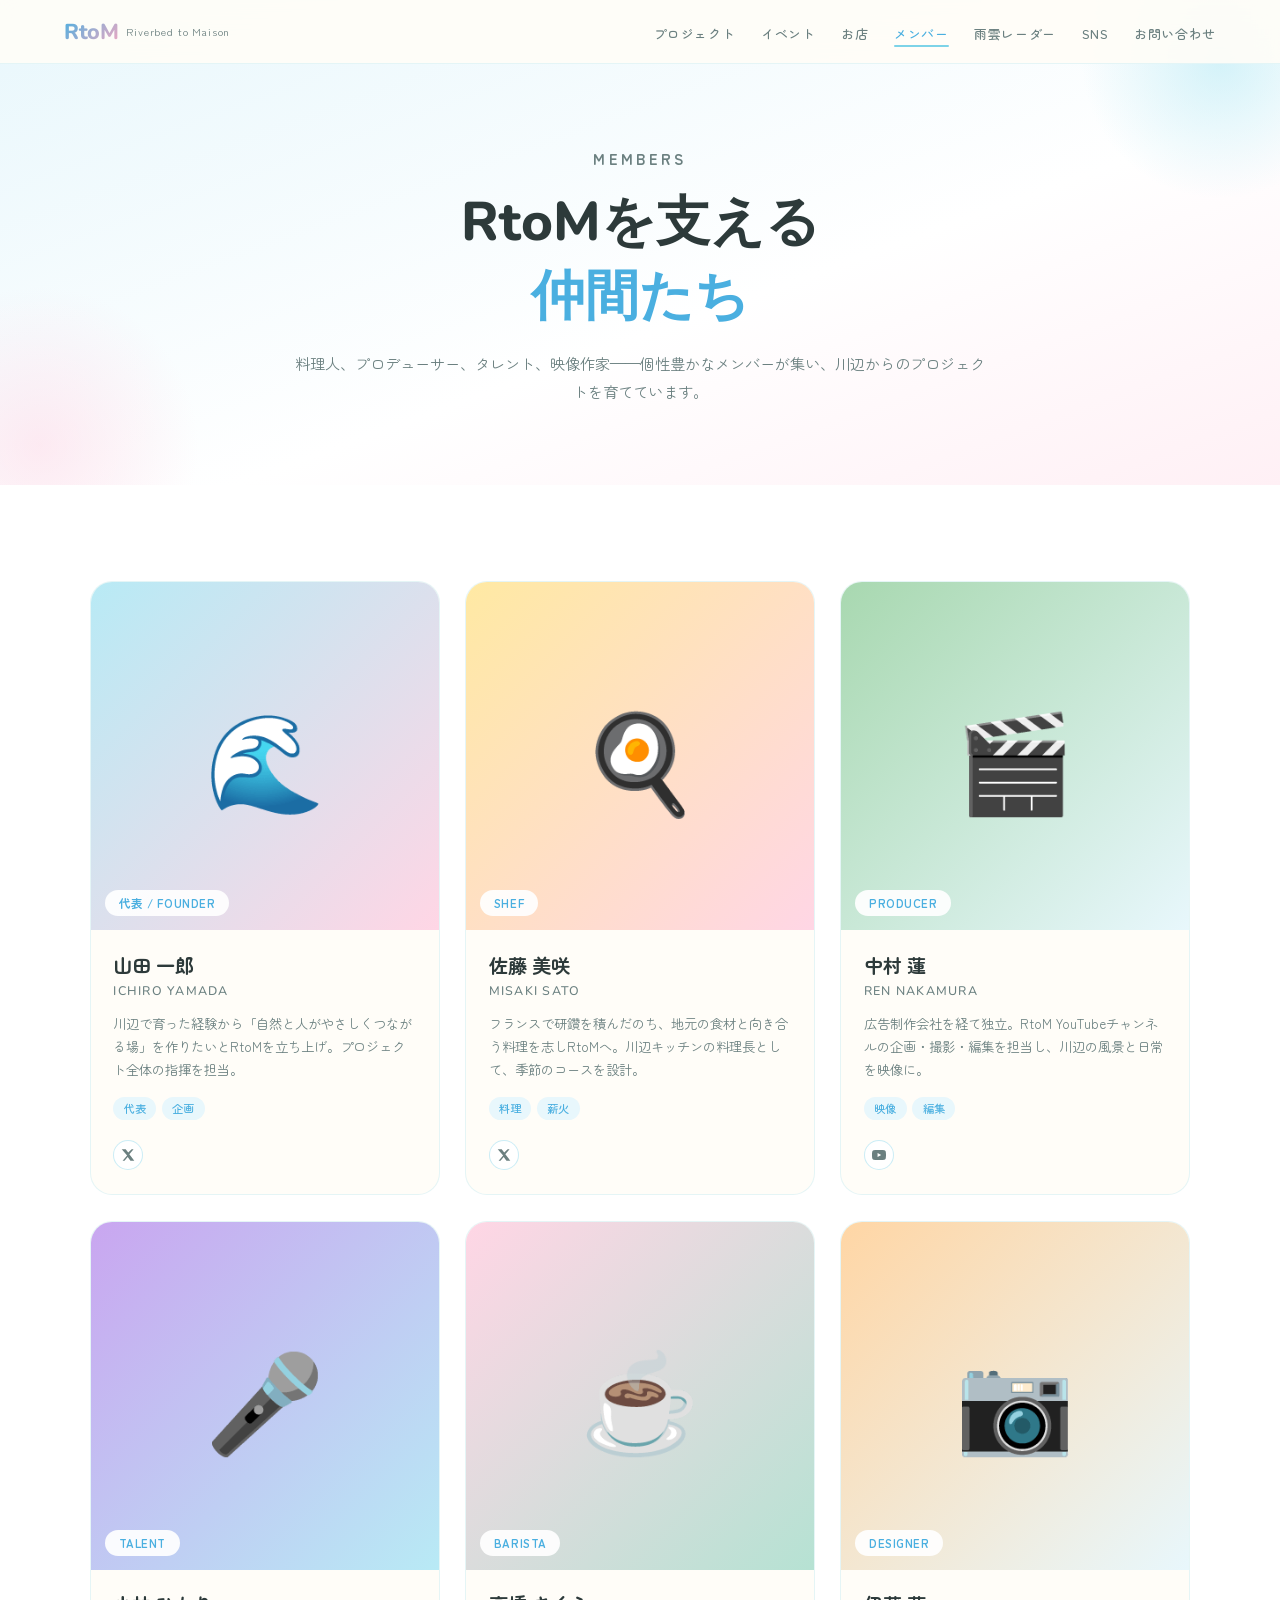
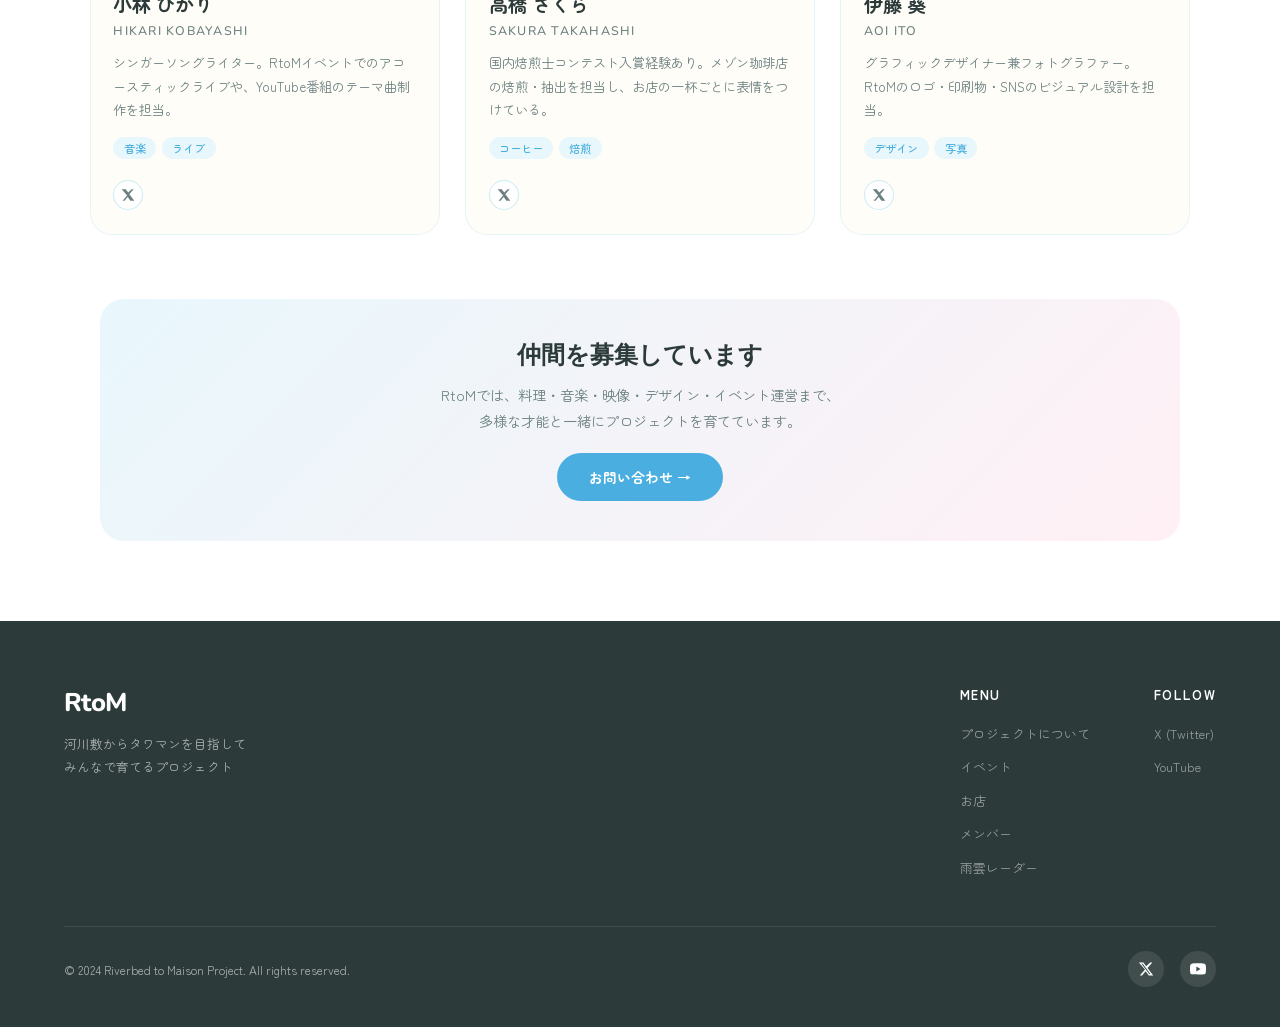
<file: members.html>
<!DOCTYPE html>
<html lang="ja">
<head>
<meta charset="UTF-8">
<meta name="viewport" content="width=device-width, initial-scale=1.0">
<title>メンバー — Riverbed to Maison Project</title>
<meta name="description" content="RtoMを支える代表・シェフ・プロデューサー・タレントのご紹介。多彩な個性が集う場所です。">
<link rel="preconnect" href="https://fonts.googleapis.com">
<link href="https://fonts.googleapis.com/css2?family=Nunito:wght@300;400;600;700;800&family=Zen+Maru+Gothic:wght@300;400;500;700&display=swap" rel="stylesheet">
<link rel="stylesheet" href="assets/shared.css">
<style>
  .members-section { background: var(--white); padding-bottom: 5rem; }
  .members-grid {
    max-width: 1100px;
    margin: 0 auto;
    display: grid;
    grid-template-columns: repeat(auto-fit, minmax(260px, 1fr));
    gap: 1.6rem;
  }
  .member-card {
    background: var(--cream);
    border-radius: 22px;
    overflow: hidden;
    border: 1px solid rgba(125,211,232,0.2);
    transition: all 0.3s;
    display: flex; flex-direction: column;
  }
  .member-card:hover {
    transform: translateY(-4px);
    box-shadow: 0 20px 36px -14px rgba(74,175,224,0.3);
    border-color: var(--sky);
  }
  .member-avatar {
    aspect-ratio: 1 / 1;
    background: linear-gradient(135deg, var(--sky-light), var(--pink-light));
    display: flex; align-items: center; justify-content: center;
    font-size: 6rem;
    position: relative;
    overflow: hidden;
  }
  .member-card.c2 .member-avatar { background: linear-gradient(135deg, #FFE9A3, var(--pink-light)); }
  .member-card.c3 .member-avatar { background: linear-gradient(135deg, var(--mint), var(--sky-pale)); }
  .member-card.c4 .member-avatar { background: linear-gradient(135deg, #C9A6F0, var(--sky-light)); }
  .member-card.c5 .member-avatar { background: linear-gradient(135deg, var(--pink-light), #B6E2D3); }
  .member-card.c6 .member-avatar { background: linear-gradient(135deg, #FFD6A5, var(--sky-pale)); }

  .member-role {
    position: absolute; bottom: 14px; left: 14px;
    background: rgba(255,255,255,0.92);
    padding: 0.3rem 0.85rem;
    border-radius: 999px;
    font-size: 0.72rem;
    font-weight: 600;
    color: var(--sky-deep);
    letter-spacing: 0.05em;
  }

  .member-body {
    padding: 1.3rem 1.4rem 1.5rem;
    display: flex; flex-direction: column; gap: 0.4rem;
    flex: 1;
  }
  .member-name {
    font-size: 1.2rem; font-weight: 700;
    color: var(--text);
  }
  .member-name-en {
    font-family: 'Nunito', sans-serif;
    font-size: 0.78rem; font-weight: 500;
    color: var(--text-soft);
    letter-spacing: 0.1em;
    text-transform: uppercase;
    margin-top: -0.2rem;
  }
  .member-bio {
    font-size: 0.83rem;
    line-height: 1.75;
    color: var(--text-soft);
    margin-top: 0.4rem;
  }
  .member-tags {
    display: flex; flex-wrap: wrap; gap: 0.35rem;
    margin-top: 0.6rem;
  }
  .member-tag {
    font-size: 0.7rem;
    padding: 0.2rem 0.65rem;
    background: var(--sky-pale);
    color: var(--sky-deep);
    border-radius: 999px;
    font-weight: 500;
  }
  .member-social {
    margin-top: auto;
    padding-top: 0.9rem;
    display: flex; gap: 0.5rem;
  }
  .member-social a {
    width: 30px; height: 30px;
    border-radius: 50%;
    background: white;
    border: 1px solid rgba(125,211,232,0.4);
    display: flex; align-items: center; justify-content: center;
    transition: all 0.2s;
    text-decoration: none;
    color: var(--text-soft);
  }
  .member-social a:hover {
    background: var(--sky-deep);
    border-color: var(--sky-deep);
    color: white;
    transform: translateY(-2px);
  }
  .member-social svg { width: 14px; height: 14px; fill: currentColor; }

  /* CTA */
  .join-cta {
    max-width: 1080px;
    margin: 4rem auto 0;
    text-align: center;
    padding: 2.5rem 2rem;
    background: linear-gradient(135deg, var(--sky-pale), #FFF0F5);
    border-radius: 24px;
  }
  .join-cta h3 {
    font-family: 'Nunito', sans-serif;
    font-size: 1.5rem; font-weight: 700;
    color: var(--text);
    margin-bottom: 0.7rem;
  }
  .join-cta p {
    color: var(--text-soft);
    font-size: 0.9rem;
    margin-bottom: 1.2rem;
    line-height: 1.8;
  }
</style>
</head>
<body>

<!-- NAV -->
<nav>
  <a href="index.html" class="nav-logo">
    <span class="logo-mark">RtoM</span>
    <span class="logo-tag">Riverbed to Maison</span>
  </a>
  <button class="nav-toggle" type="button" aria-label="メニューを開く"><span></span></button>
  <ul class="nav-links">
    <li><a href="index.html#about">プロジェクト</a></li>
    <li><a href="events.html">イベント</a></li>
    <li><a href="shop.html">お店</a></li>
    <li><a href="members.html" class="is-active">メンバー</a></li>
    <li><a href="index.html#radar">雨雲レーダー</a></li>
    <li><a href="index.html#sns">SNS</a></li>
    <li><a href="index.html#contact">お問い合わせ</a></li>
  </ul>
</nav>

<!-- HERO -->
<header class="page-hero">
  <div class="inner">
    <p class="section-label">Members</p>
    <h1>RtoMを支える<br><span class="accent">仲間たち</span></h1>
    <p>料理人、プロデューサー、タレント、映像作家——個性豊かなメンバーが集い、川辺からのプロジェクトを育てています。</p>
  </div>
</header>

<!-- MEMBERS -->
<section class="members-section">
  <div class="members-grid">

    <article class="member-card">
      <div class="member-avatar">🌊
        <span class="member-role">代表 / FOUNDER</span>
      </div>
      <div class="member-body">
        <div class="member-name">山田 一郎</div>
        <div class="member-name-en">Ichiro Yamada</div>
        <p class="member-bio">川辺で育った経験から「自然と人がやさしくつながる場」を作りたいとRtoMを立ち上げ。プロジェクト全体の指揮を担当。</p>
        <div class="member-tags">
          <span class="member-tag">代表</span>
          <span class="member-tag">企画</span>
        </div>
        <div class="member-social">
          <a href="#" aria-label="X"><svg viewBox="0 0 24 24"><path d="M18.244 2.25h3.308l-7.227 8.26 8.502 11.24H16.17l-4.714-6.231-5.401 6.231H2.744l7.73-8.835L1.254 2.25H8.08l4.253 5.622L18.244 2.25z"/></svg></a>
        </div>
      </div>
    </article>

    <article class="member-card c2">
      <div class="member-avatar">🍳
        <span class="member-role">SHEF</span>
      </div>
      <div class="member-body">
        <div class="member-name">佐藤 美咲</div>
        <div class="member-name-en">Misaki Sato</div>
        <p class="member-bio">フランスで研鑽を積んだのち、地元の食材と向き合う料理を志しRtoMへ。川辺キッチンの料理長として、季節のコースを設計。</p>
        <div class="member-tags">
          <span class="member-tag">料理</span>
          <span class="member-tag">薪火</span>
        </div>
        <div class="member-social">
          <a href="#" aria-label="X"><svg viewBox="0 0 24 24"><path d="M18.244 2.25h3.308l-7.227 8.26 8.502 11.24H16.17l-4.714-6.231-5.401 6.231H2.744l7.73-8.835L1.254 2.25H8.08l4.253 5.622L18.244 2.25z"/></svg></a>
        </div>
      </div>
    </article>

    <article class="member-card c3">
      <div class="member-avatar">🎬
        <span class="member-role">PRODUCER</span>
      </div>
      <div class="member-body">
        <div class="member-name">中村 蓮</div>
        <div class="member-name-en">Ren Nakamura</div>
        <p class="member-bio">広告制作会社を経て独立。RtoM YouTubeチャンネルの企画・撮影・編集を担当し、川辺の風景と日常を映像に。</p>
        <div class="member-tags">
          <span class="member-tag">映像</span>
          <span class="member-tag">編集</span>
        </div>
        <div class="member-social">
          <a href="#" aria-label="YouTube"><svg viewBox="0 0 24 24"><path d="M23.498 6.186a3.016 3.016 0 0 0-2.122-2.136C19.505 3.545 12 3.545 12 3.545s-7.505 0-9.377.505A3.017 3.017 0 0 0 .502 6.186C0 8.07 0 12 0 12s0 3.93.502 5.814a3.016 3.016 0 0 0 2.122 2.136c1.871.505 9.376.505 9.376.505s7.505 0 9.377-.505a3.015 3.015 0 0 0 2.122-2.136C24 15.93 24 12 24 12s0-3.93-.502-5.814zM9.546 15.568V8.432L15.818 12l-6.272 3.568z"/></svg></a>
        </div>
      </div>
    </article>

    <article class="member-card c4">
      <div class="member-avatar">🎤
        <span class="member-role">TALENT</span>
      </div>
      <div class="member-body">
        <div class="member-name">小林 ひかり</div>
        <div class="member-name-en">Hikari Kobayashi</div>
        <p class="member-bio">シンガーソングライター。RtoMイベントでのアコースティックライブや、YouTube番組のテーマ曲制作を担当。</p>
        <div class="member-tags">
          <span class="member-tag">音楽</span>
          <span class="member-tag">ライブ</span>
        </div>
        <div class="member-social">
          <a href="#" aria-label="X"><svg viewBox="0 0 24 24"><path d="M18.244 2.25h3.308l-7.227 8.26 8.502 11.24H16.17l-4.714-6.231-5.401 6.231H2.744l7.73-8.835L1.254 2.25H8.08l4.253 5.622L18.244 2.25z"/></svg></a>
        </div>
      </div>
    </article>

    <article class="member-card c5">
      <div class="member-avatar">☕
        <span class="member-role">BARISTA</span>
      </div>
      <div class="member-body">
        <div class="member-name">高橋 さくら</div>
        <div class="member-name-en">Sakura Takahashi</div>
        <p class="member-bio">国内焙煎士コンテスト入賞経験あり。メゾン珈琲店の焙煎・抽出を担当し、お店の一杯ごとに表情をつけている。</p>
        <div class="member-tags">
          <span class="member-tag">コーヒー</span>
          <span class="member-tag">焙煎</span>
        </div>
        <div class="member-social">
          <a href="#" aria-label="X"><svg viewBox="0 0 24 24"><path d="M18.244 2.25h3.308l-7.227 8.26 8.502 11.24H16.17l-4.714-6.231-5.401 6.231H2.744l7.73-8.835L1.254 2.25H8.08l4.253 5.622L18.244 2.25z"/></svg></a>
        </div>
      </div>
    </article>

    <article class="member-card c6">
      <div class="member-avatar">📷
        <span class="member-role">DESIGNER</span>
      </div>
      <div class="member-body">
        <div class="member-name">伊藤 葵</div>
        <div class="member-name-en">Aoi Ito</div>
        <p class="member-bio">グラフィックデザイナー兼フォトグラファー。RtoMのロゴ・印刷物・SNSのビジュアル設計を担当。</p>
        <div class="member-tags">
          <span class="member-tag">デザイン</span>
          <span class="member-tag">写真</span>
        </div>
        <div class="member-social">
          <a href="#" aria-label="X"><svg viewBox="0 0 24 24"><path d="M18.244 2.25h3.308l-7.227 8.26 8.502 11.24H16.17l-4.714-6.231-5.401 6.231H2.744l7.73-8.835L1.254 2.25H8.08l4.253 5.622L18.244 2.25z"/></svg></a>
        </div>
      </div>
    </article>

  </div>

  <div class="join-cta">
    <h3>仲間を募集しています</h3>
    <p>RtoMでは、料理・音楽・映像・デザイン・イベント運営まで、<br>多様な才能と一緒にプロジェクトを育てています。</p>
    <a href="index.html#contact" class="btn-primary">お問い合わせ →</a>
  </div>

</section>

<!-- FOOTER -->
<footer>
  <div class="footer-top">
    <div class="footer-logo-area">
      <a href="index.html" class="footer-logo">RtoM</a>
      <div class="footer-tagline">
        河川敷からタワマンを目指して<br>
        みんなで育てるプロジェクト
      </div>
    </div>

    <div class="footer-links">
      <div class="footer-col">
        <h4>MENU</h4>
        <ul>
          <li><a href="index.html#about">プロジェクトについて</a></li>
          <li><a href="events.html">イベント</a></li>
          <li><a href="shop.html">お店</a></li>
          <li><a href="members.html">メンバー</a></li>
          <li><a href="index.html#radar">雨雲レーダー</a></li>
        </ul>
      </div>
      <div class="footer-col">
        <h4>FOLLOW</h4>
        <ul>
          <li><a href="https://x.com/RtoM_Official" target="_blank" rel="noopener">X (Twitter)</a></li>
          <li><a href="https://www.youtube.com/@rtomproject6944" target="_blank" rel="noopener">YouTube</a></li>
        </ul>
      </div>
    </div>
  </div>

  <div class="footer-bottom">
    <span class="footer-copy">© 2024 Riverbed to Maison Project. All rights reserved.</span>
    <div class="footer-sns">
      <a href="https://x.com/RtoM_Official" target="_blank" rel="noopener" aria-label="X">
        <svg viewBox="0 0 24 24"><path d="M18.244 2.25h3.308l-7.227 8.26 8.502 11.24H16.17l-4.714-6.231-5.401 6.231H2.744l7.73-8.835L1.254 2.25H8.08l4.253 5.622L18.244 2.25zm-1.161 17.52h1.833L7.084 4.126H5.117z"/></svg>
      </a>
      <a href="https://www.youtube.com/@rtomproject6944" target="_blank" rel="noopener" aria-label="YouTube">
        <svg viewBox="0 0 24 24"><path d="M23.498 6.186a3.016 3.016 0 0 0-2.122-2.136C19.505 3.545 12 3.545 12 3.545s-7.505 0-9.377.505A3.017 3.017 0 0 0 .502 6.186C0 8.07 0 12 0 12s0 3.93.502 5.814a3.016 3.016 0 0 0 2.122 2.136c1.871.505 9.376.505 9.376.505s7.505 0 9.377-.505a3.015 3.015 0 0 0 2.122-2.136C24 15.93 24 12 24 12s0-3.93-.502-5.814zM9.546 15.568V8.432L15.818 12l-6.272 3.568z"/></svg>
      </a>
    </div>
  </div>
</footer>

<script>
  document.querySelector('.nav-toggle')?.addEventListener('click', () => {
    document.querySelector('.nav-links')?.classList.toggle('is-open');
  });
</script>

</body>
</html>
</file>
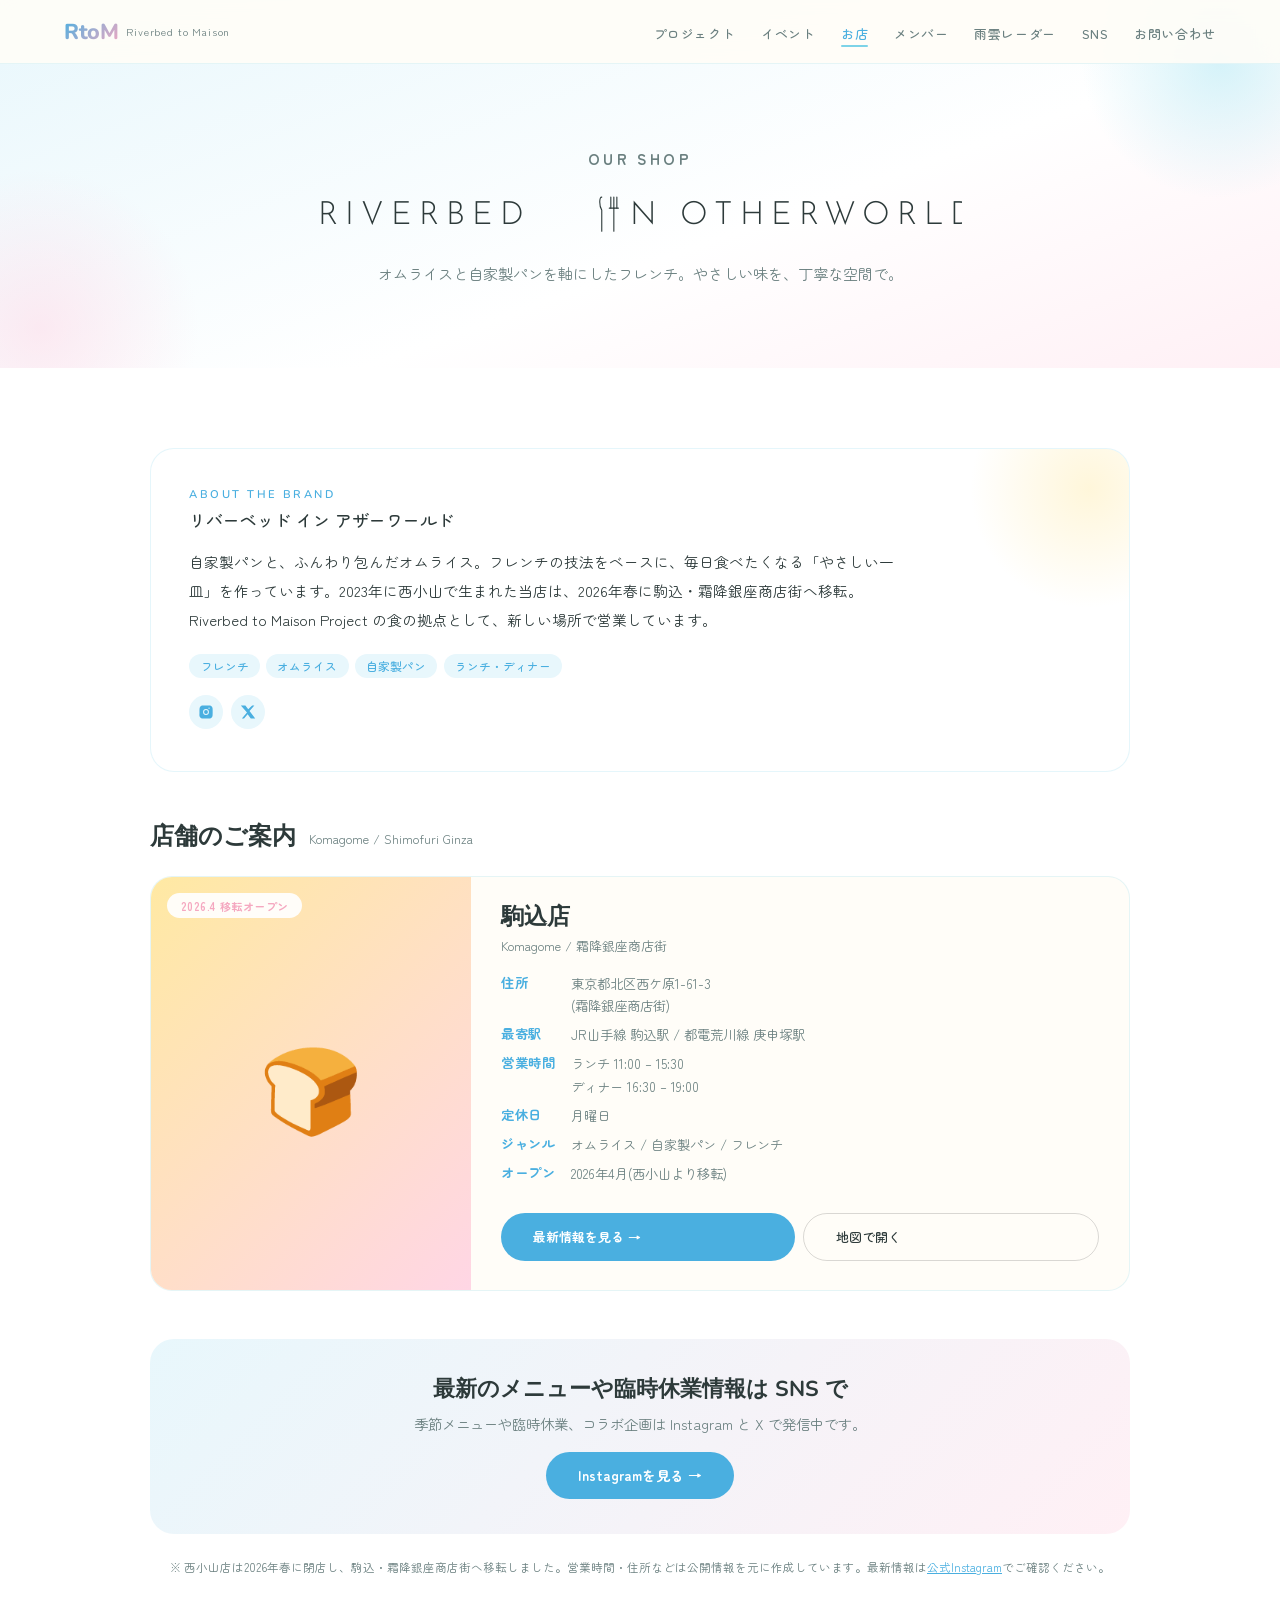
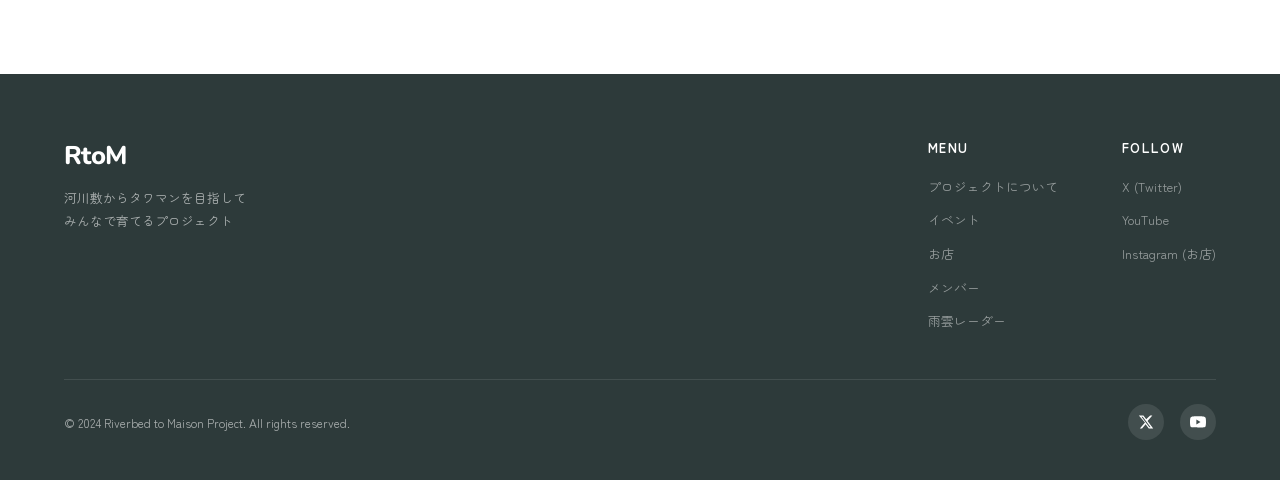
<file: shop.html>
<!DOCTYPE html>
<html lang="ja">
<head>
<meta charset="UTF-8">
<meta name="viewport" content="width=device-width, initial-scale=1.0">
<title>お店 — Riverbed to Maison Project</title>
<meta name="description" content="Riverbed in Otherworld — オムライスと自家製パンが評判のフレンチ。駒込・霜降銀座商店街に移転オープンしました。">
<link rel="preconnect" href="https://fonts.googleapis.com">
<link href="https://fonts.googleapis.com/css2?family=Josefin+Sans:wght@200;300;400&family=Nunito:wght@300;400;600;700;800&family=Zen+Maru+Gothic:wght@300;400;500;700&display=swap" rel="stylesheet">
<link rel="stylesheet" href="assets/shared.css">
<style>
  /* ====== RIO LOGO (inline SVG) ====== */
  .rio-logo {
    display: block;
    width: min(680px, 92%);
    height: auto;
    margin: 0 auto;
  }
  .rio-logo .rio-text {
    font-family: 'Josefin Sans', 'Nunito', sans-serif;
    font-weight: 300;
    font-size: 64px;
    letter-spacing: 14px;
    fill: var(--text);
  }
  .rio-logo .rio-glyph {
    fill: none;
    stroke: var(--text);
    stroke-width: 2.2;
    stroke-linecap: round;
    stroke-linejoin: round;
  }
  .hero-logo-wrap {
    margin: 0 auto 1.2rem;
    max-width: 720px;
  }
  .brand-block .rio-logo {
    margin-bottom: 1rem;
  }

  /* ====== BRAND BLOCK ====== */
  .brand-block {
    max-width: 980px;
    margin: 0 auto 3rem;
    background: var(--white);
    border-radius: 24px;
    padding: 2.4rem 2.4rem 2.6rem;
    border: 1px solid rgba(125,211,232,0.2);
    position: relative;
    overflow: hidden;
  }
  .brand-block::before {
    content: '';
    position: absolute;
    top: -80px; right: -80px;
    width: 240px; height: 240px;
    border-radius: 50%;
    background: radial-gradient(circle, rgba(255,233,163,0.4), transparent 70%);
    pointer-events: none;
  }
  .brand-eyebrow {
    font-family: 'Nunito', sans-serif;
    font-size: 0.7rem;
    font-weight: 600;
    letter-spacing: 0.22em;
    color: var(--sky-deep);
    text-transform: uppercase;
  }
  .brand-name {
    font-family: 'Nunito', sans-serif;
    font-size: clamp(1.7rem, 3.5vw, 2.4rem);
    font-weight: 800;
    color: var(--text);
    line-height: 1.2;
    margin: 0.4rem 0 0.4rem;
    position: relative;
  }
  .brand-jp {
    font-size: 0.85rem;
    color: var(--text-soft);
    margin-bottom: 1rem;
  }
  .brand-desc {
    font-size: 0.92rem;
    line-height: 1.95;
    color: var(--text);
    margin-bottom: 1.2rem;
    max-width: 720px;
    position: relative;
  }
  .brand-tags {
    display: flex; flex-wrap: wrap; gap: 0.4rem;
    position: relative;
  }
  .brand-tag {
    font-size: 0.72rem;
    padding: 0.25rem 0.7rem;
    background: var(--sky-pale);
    color: var(--sky-deep);
    border-radius: 999px;
    font-weight: 500;
  }
  .brand-social {
    display: flex; gap: 0.5rem;
    margin-top: 1.1rem;
    position: relative;
  }
  .brand-social a {
    width: 34px; height: 34px;
    border-radius: 50%;
    background: var(--sky-pale);
    color: var(--sky-deep);
    display: flex; align-items: center; justify-content: center;
    text-decoration: none;
    transition: all 0.2s;
  }
  .brand-social a:hover {
    background: var(--sky-deep); color: white;
    transform: translateY(-2px);
  }
  .brand-social svg { width: 16px; height: 16px; fill: currentColor; }

  /* ====== LOCATION CARDS ====== */
  .shops-section { background: var(--white); padding-top: 4rem; }

  .locations-heading {
    max-width: 980px;
    margin: 0 auto 1.5rem;
    display: flex; align-items: baseline; gap: 0.8rem;
  }
  .locations-heading h2 {
    font-family: 'Nunito', sans-serif;
    font-size: 1.5rem; font-weight: 700;
    color: var(--text);
  }
  .locations-heading span {
    color: var(--text-soft); font-size: 0.8rem;
  }

  .shop-card {
    max-width: 980px;
    margin: 0 auto 1.6rem;
    background: var(--cream);
    border-radius: 22px;
    overflow: hidden;
    display: grid;
    grid-template-columns: 320px 1fr;
    align-items: stretch;
    border: 1px solid rgba(125,211,232,0.2);
    transition: all 0.3s;
  }
  .shop-card:hover { box-shadow: 0 20px 40px -16px rgba(74,175,224,0.22); }

  .shop-cover {
    background: linear-gradient(135deg, var(--sky-light), var(--pink-light));
    display: flex; align-items: center; justify-content: center;
    font-size: 5.2rem;
    position: relative;
    min-height: 280px;
  }
  .shop-cover.c2 { background: linear-gradient(135deg, #FFE9A3, var(--pink-light)); }
  .shop-label {
    position: absolute; top: 16px; left: 16px;
    background: rgba(255,255,255,0.92);
    padding: 0.3rem 0.85rem;
    border-radius: 999px;
    font-size: 0.7rem;
    font-weight: 600;
    color: var(--sky-deep);
    letter-spacing: 0.05em;
  }
  .shop-label.new { color: var(--pink); }

  .shop-body {
    padding: 1.6rem 1.9rem 1.8rem;
    display: flex; flex-direction: column; gap: 0.7rem;
  }
  .shop-name {
    font-family: 'Nunito', sans-serif;
    font-size: 1.45rem; font-weight: 700;
    color: var(--text);
    line-height: 1.25;
  }
  .shop-name-jp {
    font-size: 0.8rem;
    color: var(--text-soft);
    margin-top: -0.4rem;
  }
  .shop-info {
    display: grid;
    grid-template-columns: auto 1fr;
    gap: 0.4rem 0.95rem;
    font-size: 0.83rem;
    margin-top: 0.4rem;
  }
  .shop-info dt {
    font-weight: 600;
    color: var(--sky-deep);
    letter-spacing: 0.04em;
    white-space: nowrap;
  }
  .shop-info dd { color: var(--text-soft); line-height: 1.7; }
  .shop-info dd a { color: var(--sky-deep); text-decoration: none; }
  .shop-info dd a:hover { text-decoration: underline; }

  .shop-actions {
    margin-top: auto;
    padding-top: 1rem;
    display: flex; gap: 0.55rem; flex-wrap: wrap;
  }
  .shop-actions a {
    flex: 1;
    min-width: 130px;
    text-align: center;
    text-decoration: none;
    font-size: 0.8rem;
  }

  @media (max-width: 820px) {
    .shop-card { grid-template-columns: 1fr; }
    .shop-cover { min-height: 200px; font-size: 4rem; }
    .shop-body { padding: 1.4rem 1.4rem 1.6rem; }
    .brand-block { padding: 1.8rem 1.5rem; }
  }

  /* CTA */
  .shop-cta {
    max-width: 980px;
    margin: 3rem auto 0;
    text-align: center;
    padding: 2.2rem 2rem;
    background: linear-gradient(135deg, var(--sky-pale), #FFF0F5);
    border-radius: 24px;
  }
  .shop-cta h3 {
    font-family: 'Nunito', sans-serif;
    font-size: 1.35rem; font-weight: 700;
    color: var(--text);
    margin-bottom: 0.6rem;
  }
  .shop-cta p {
    color: var(--text-soft);
    font-size: 0.9rem;
    margin-bottom: 1.1rem;
  }
  .source-note {
    max-width: 980px;
    margin: 1.5rem auto 0;
    font-size: 0.72rem;
    color: var(--text-soft);
    line-height: 1.7;
    text-align: center;
  }
  .source-note a { color: var(--sky-deep); }
</style>
</head>
<body>

<!-- NAV -->
<nav>
  <a href="index.html" class="nav-logo">
    <span class="logo-mark">RtoM</span>
    <span class="logo-tag">Riverbed to Maison</span>
  </a>
  <button class="nav-toggle" type="button" aria-label="メニューを開く"><span></span></button>
  <ul class="nav-links">
    <li><a href="index.html#about">プロジェクト</a></li>
    <li><a href="events.html">イベント</a></li>
    <li><a href="shop.html" class="is-active">お店</a></li>
    <li><a href="members.html">メンバー</a></li>
    <li><a href="index.html#radar">雨雲レーダー</a></li>
    <li><a href="index.html#sns">SNS</a></li>
    <li><a href="index.html#contact">お問い合わせ</a></li>
  </ul>
</nav>

<!-- HERO -->
<header class="page-hero">
  <div class="inner">
    <p class="section-label">Our Shop</p>
    <div class="hero-logo-wrap">
      <svg class="rio-logo" viewBox="0 0 1280 110" role="img" aria-label="Riverbed in Otherworld" xmlns="http://www.w3.org/2000/svg">
        <text class="rio-text" x="0" y="78">RIVERBED</text>
        <g class="rio-glyph" transform="translate(560, 20)">
          <path d="M 4 4 Q 0 4 0 14 Q 0 24 4 30 L 4 72"/>
          <path d="M 22 4 V 26 M 28 4 V 26 M 34 4 V 26"/>
          <path d="M 19 26 H 37"/>
          <path d="M 28 26 V 72"/>
        </g>
        <text class="rio-text" x="620" y="78">N OTHERWORLD</text>
      </svg>
    </div>
    <p>オムライスと自家製パンを軸にしたフレンチ。やさしい味を、丁寧な空間で。</p>
  </div>
</header>

<!-- BRAND -->
<section class="shops-section" style="padding-top:5rem;">
  <div class="brand-block">
    <div class="brand-eyebrow">About the brand</div>
    <div class="brand-jp" style="font-size:1.05rem;color:var(--text);font-weight:500;margin-top:0.4rem;margin-bottom:1rem;">リバーベッド イン アザーワールド</div>
    <p class="brand-desc">
      自家製パンと、ふんわり包んだオムライス。フレンチの技法をベースに、毎日食べたくなる「やさしい一皿」を作っています。2023年に西小山で生まれた当店は、2026年春に駒込・霜降銀座商店街へ移転。Riverbed to Maison Project の食の拠点として、新しい場所で営業しています。
    </p>
    <div class="brand-tags">
      <span class="brand-tag">フレンチ</span>
      <span class="brand-tag">オムライス</span>
      <span class="brand-tag">自家製パン</span>
      <span class="brand-tag">ランチ・ディナー</span>
    </div>
    <div class="brand-social" aria-label="SNS">
      <a href="https://www.instagram.com/rio_rtom/" target="_blank" rel="noopener" aria-label="Instagram">
        <svg viewBox="0 0 24 24"><path d="M12 2.2c3.2 0 3.6 0 4.8.1 1.2.1 1.8.2 2.2.4.6.2 1 .5 1.5 1s.8.9 1 1.5c.2.4.4 1 .4 2.2.1 1.2.1 1.6.1 4.6s0 3.4-.1 4.6c-.1 1.2-.2 1.8-.4 2.2-.2.6-.5 1-1 1.5s-.9.8-1.5 1c-.4.2-1 .4-2.2.4-1.2.1-1.6.1-4.8.1s-3.6 0-4.8-.1c-1.2-.1-1.8-.2-2.2-.4-.6-.2-1-.5-1.5-1s-.8-.9-1-1.5c-.2-.4-.4-1-.4-2.2C2.2 15.4 2.2 15 2.2 12s0-3.4.1-4.6c.1-1.2.2-1.8.4-2.2.2-.6.5-1 1-1.5s.9-.8 1.5-1c.4-.2 1-.4 2.2-.4C8.4 2.2 8.8 2.2 12 2.2zm0 5.4a4.4 4.4 0 1 0 0 8.8 4.4 4.4 0 0 0 0-8.8zm0 7.3a2.9 2.9 0 1 1 0-5.8 2.9 2.9 0 0 1 0 5.8zM17.6 6.3a1 1 0 1 0-2 0 1 1 0 0 0 2 0z"/></svg>
      </a>
      <a href="https://x.com/rio_rtom" target="_blank" rel="noopener" aria-label="X">
        <svg viewBox="0 0 24 24"><path d="M18.244 2.25h3.308l-7.227 8.26 8.502 11.24H16.17l-4.714-6.231-5.401 6.231H2.744l7.73-8.835L1.254 2.25H8.08l4.253 5.622L18.244 2.25z"/></svg>
      </a>
    </div>
  </div>

  <div class="locations-heading">
    <h2>店舗のご案内</h2>
    <span>Komagome / Shimofuri Ginza</span>
  </div>

  <!-- 駒込店(霜降銀座) -->
  <article class="shop-card">
    <div class="shop-cover c2">
      🍞
      <span class="shop-label new">2026.4 移転オープン</span>
    </div>
    <div class="shop-body">
      <h3 class="shop-name">駒込店</h3>
      <div class="shop-name-jp">Komagome / 霜降銀座商店街</div>
      <dl class="shop-info">
        <dt>住所</dt><dd>東京都北区西ケ原1-61-3<br>(霜降銀座商店街)</dd>
        <dt>最寄駅</dt><dd>JR山手線 駒込駅 / 都電荒川線 庚申塚駅</dd>
        <dt>営業時間</dt><dd>ランチ 11:00 – 15:30<br>ディナー 16:30 – 19:00</dd>
        <dt>定休日</dt><dd>月曜日</dd>
        <dt>ジャンル</dt><dd>オムライス / 自家製パン / フレンチ</dd>
        <dt>オープン</dt><dd>2026年4月(西小山より移転)</dd>
      </dl>
      <div class="shop-actions">
        <a class="btn-primary" href="https://www.instagram.com/rio_rtom/" target="_blank" rel="noopener">最新情報を見る →</a>
        <a class="btn-secondary" href="https://www.google.com/maps/search/?api=1&query=%E6%9D%B1%E4%BA%AC%E9%83%BD%E5%8C%97%E5%8C%BA%E8%A5%BF%E3%82%B1%E5%8E%9F1-61-3" target="_blank" rel="noopener">地図で開く</a>
      </div>
    </div>
  </article>

  <div class="shop-cta">
    <h3>最新のメニューや臨時休業情報は SNS で</h3>
    <p>季節メニューや臨時休業、コラボ企画は Instagram と X で発信中です。</p>
    <a href="https://www.instagram.com/rio_rtom/" target="_blank" rel="noopener" class="btn-primary">Instagramを見る →</a>
  </div>

  <p class="source-note">
    ※ 西小山店は2026年春に閉店し、駒込・霜降銀座商店街へ移転しました。営業時間・住所などは公開情報を元に作成しています。最新情報は<a href="https://www.instagram.com/rio_rtom/" target="_blank" rel="noopener">公式Instagram</a>でご確認ください。
  </p>

</section>

<!-- FOOTER -->
<footer>
  <div class="footer-top">
    <div class="footer-logo-area">
      <a href="index.html" class="footer-logo">RtoM</a>
      <div class="footer-tagline">
        河川敷からタワマンを目指して<br>
        みんなで育てるプロジェクト
      </div>
    </div>

    <div class="footer-links">
      <div class="footer-col">
        <h4>MENU</h4>
        <ul>
          <li><a href="index.html#about">プロジェクトについて</a></li>
          <li><a href="events.html">イベント</a></li>
          <li><a href="shop.html">お店</a></li>
          <li><a href="members.html">メンバー</a></li>
          <li><a href="index.html#radar">雨雲レーダー</a></li>
        </ul>
      </div>
      <div class="footer-col">
        <h4>FOLLOW</h4>
        <ul>
          <li><a href="https://x.com/RtoM_Official" target="_blank" rel="noopener">X (Twitter)</a></li>
          <li><a href="https://www.youtube.com/@rtomproject6944" target="_blank" rel="noopener">YouTube</a></li>
          <li><a href="https://www.instagram.com/rio_rtom/" target="_blank" rel="noopener">Instagram (お店)</a></li>
        </ul>
      </div>
    </div>
  </div>

  <div class="footer-bottom">
    <span class="footer-copy">© 2024 Riverbed to Maison Project. All rights reserved.</span>
    <div class="footer-sns">
      <a href="https://x.com/RtoM_Official" target="_blank" rel="noopener" aria-label="X">
        <svg viewBox="0 0 24 24"><path d="M18.244 2.25h3.308l-7.227 8.26 8.502 11.24H16.17l-4.714-6.231-5.401 6.231H2.744l7.73-8.835L1.254 2.25H8.08l4.253 5.622L18.244 2.25zm-1.161 17.52h1.833L7.084 4.126H5.117z"/></svg>
      </a>
      <a href="https://www.youtube.com/@rtomproject6944" target="_blank" rel="noopener" aria-label="YouTube">
        <svg viewBox="0 0 24 24"><path d="M23.498 6.186a3.016 3.016 0 0 0-2.122-2.136C19.505 3.545 12 3.545 12 3.545s-7.505 0-9.377.505A3.017 3.017 0 0 0 .502 6.186C0 8.07 0 12 0 12s0 3.93.502 5.814a3.016 3.016 0 0 0 2.122 2.136c1.871.505 9.376.505 9.376.505s7.505 0 9.377-.505a3.015 3.015 0 0 0 2.122-2.136C24 15.93 24 12 24 12s0-3.93-.502-5.814zM9.546 15.568V8.432L15.818 12l-6.272 3.568z"/></svg>
      </a>
    </div>
  </div>
</footer>

<script>
  document.querySelector('.nav-toggle')?.addEventListener('click', () => {
    document.querySelector('.nav-links')?.classList.toggle('is-open');
  });
</script>

</body>
</html>
</file>
<file: assets/shared.css>
/* ====== RtoM shared base styles (nav / footer / common) ====== */

*, *::before, *::after { box-sizing: border-box; margin: 0; padding: 0; }

:root {
  --sky: #7DD3E8;
  --sky-light: #B8EAF5;
  --sky-pale: #E8F7FC;
  --sky-deep: #4AAFE0;
  --mint: #A8D8B0;
  --pink: #F5A8C0;
  --pink-light: #FFD6E5;
  --cream: #FFFDF8;
  --sand: #F5F0E4;
  --earth: #4A3728;
  --text: #2D3A3A;
  --text-soft: #6B8080;
  --white: #FFFFFF;
}

html { scroll-behavior: smooth; }

body {
  font-family: 'Zen Maru Gothic', sans-serif;
  background: var(--cream);
  color: var(--text);
  overflow-x: hidden;
}

/* ====== NAV ====== */
nav {
  position: fixed;
  top: 0; left: 0; right: 0;
  z-index: 1000;
  background: rgba(255,253,248,0.9);
  backdrop-filter: blur(12px);
  border-bottom: 1px solid rgba(125,211,232,0.2);
  padding: 0 5%;
  height: 64px;
  display: flex;
  align-items: center;
  justify-content: space-between;
}
.nav-logo {
  display: flex; align-items: center; gap: 0.5rem;
  text-decoration: none;
}
.nav-logo .logo-mark {
  font-family: 'Nunito', sans-serif;
  font-weight: 800;
  font-size: 1.35rem;
  letter-spacing: -0.02em;
  color: var(--text);
  background: linear-gradient(135deg, var(--sky-deep), var(--pink));
  -webkit-background-clip: text;
  background-clip: text;
  color: transparent;
}
.nav-logo .logo-tag {
  font-size: 0.65rem;
  color: var(--text-soft);
  letter-spacing: 0.08em;
}
.nav-links {
  display: flex;
  gap: 1.6rem;
  list-style: none;
  align-items: center;
}
.nav-links a {
  font-size: 0.8rem;
  font-weight: 500;
  color: var(--text-soft);
  text-decoration: none;
  letter-spacing: 0.05em;
  transition: color 0.25s;
  padding: 4px 0;
  position: relative;
  white-space: nowrap;
}
.nav-links a::after {
  content: '';
  position: absolute;
  bottom: 0; left: 0; right: 0;
  height: 2px;
  background: var(--sky);
  border-radius: 2px;
  transform: scaleX(0);
  transition: transform 0.25s;
}
.nav-links a:hover { color: var(--sky-deep); }
.nav-links a:hover::after,
.nav-links a.is-active::after { transform: scaleX(1); }
.nav-links a.is-active { color: var(--sky-deep); }

/* nav mobile toggle */
.nav-toggle {
  display: none;
  width: 36px; height: 36px;
  border: none;
  background: transparent;
  cursor: pointer;
  align-items: center; justify-content: center;
}
.nav-toggle span {
  display: block;
  width: 22px; height: 2px;
  background: var(--text);
  position: relative;
  transition: 0.25s;
}
.nav-toggle span::before,
.nav-toggle span::after {
  content: '';
  position: absolute; left: 0;
  width: 22px; height: 2px;
  background: var(--text);
  transition: 0.25s;
}
.nav-toggle span::before { top: -7px; }
.nav-toggle span::after  { top:  7px; }

/* ====== BUTTONS ====== */
.btn-primary {
  padding: 0.85rem 2rem;
  background: var(--sky-deep);
  color: var(--white);
  border: none;
  border-radius: 999px;
  font-family: inherit;
  font-size: 0.85rem;
  font-weight: 600;
  cursor: pointer;
  text-decoration: none;
  transition: transform 0.2s, box-shadow 0.2s;
  display: inline-flex;
  align-items: center;
  gap: 8px;
}
.btn-primary:hover {
  transform: translateY(-2px);
  box-shadow: 0 8px 24px rgba(74,175,224,0.35);
}
.btn-secondary {
  padding: 0.85rem 2rem;
  background: transparent;
  color: var(--text);
  border: 1.5px solid rgba(0,0,0,0.15);
  border-radius: 999px;
  font-family: inherit;
  font-size: 0.85rem;
  font-weight: 500;
  cursor: pointer;
  text-decoration: none;
  transition: border-color 0.2s, color 0.2s;
  display: inline-flex;
  align-items: center;
  gap: 8px;
}
.btn-secondary:hover { border-color: var(--sky); color: var(--sky-deep); }

/* ====== SECTIONS ====== */
section { padding: 6rem 5%; }
.section-label {
  font-size: 0.7rem;
  font-weight: 600;
  letter-spacing: 0.22em;
  text-transform: uppercase;
  color: var(--sky-deep);
  margin-bottom: 0.8rem;
}
.section-title {
  font-family: 'Nunito', sans-serif;
  font-size: clamp(1.8rem, 3vw, 2.6rem);
  font-weight: 700;
  color: var(--text);
  line-height: 1.3;
  margin-bottom: 1rem;
}

/* ====== SUB-PAGE HERO ====== */
.page-hero {
  position: relative;
  padding: 9rem 5% 5rem;
  text-align: center;
  background: linear-gradient(160deg, var(--sky-pale) 0%, var(--white) 60%, #FFF0F5 100%);
  overflow: hidden;
}
.page-hero::before, .page-hero::after {
  content: ''; position: absolute; border-radius: 50%;
  pointer-events: none;
}
.page-hero::before {
  top: -80px; right: -80px;
  width: 280px; height: 280px;
  background: radial-gradient(circle, rgba(184,234,245,0.6), transparent 70%);
}
.page-hero::after {
  bottom: -120px; left: -120px;
  width: 320px; height: 320px;
  background: radial-gradient(circle, rgba(255,214,229,0.5), transparent 70%);
}
.page-hero .inner { position: relative; z-index: 1; max-width: 700px; margin: 0 auto; }
.page-hero h1 {
  font-family: 'Nunito', sans-serif;
  font-size: clamp(2rem, 5vw, 3.4rem);
  font-weight: 800;
  margin: 0.6rem 0 1rem;
  color: var(--text);
}
.page-hero h1 .accent { color: var(--sky-deep); }
.page-hero p {
  color: var(--text-soft);
  font-size: 0.95rem;
  line-height: 1.85;
}

/* ====== FOOTER ====== */
footer {
  background: var(--text);
  color: rgba(255,255,255,0.6);
  padding: 4rem 5% 2.5rem;
}
.footer-top {
  display: flex;
  justify-content: space-between;
  align-items: flex-start;
  gap: 3rem;
  margin-bottom: 3rem;
  flex-wrap: wrap;
}
.footer-logo-area .footer-logo {
  font-family: 'Nunito', sans-serif;
  font-weight: 800;
  font-size: 1.6rem;
  color: white;
  letter-spacing: -0.02em;
  display: inline-block;
  margin-bottom: 0.8rem;
  text-decoration: none;
}
.footer-tagline { font-size: 0.8rem; line-height: 1.8; }
.footer-links { display: flex; gap: 4rem; flex-wrap: wrap; }
.footer-col h4 {
  color: white;
  font-size: 0.82rem;
  font-weight: 600;
  letter-spacing: 0.1em;
  margin-bottom: 1rem;
}
.footer-col ul {
  list-style: none;
  display: flex;
  flex-direction: column;
  gap: 0.6rem;
}
.footer-col a {
  color: rgba(255,255,255,0.5);
  text-decoration: none;
  font-size: 0.8rem;
  transition: color 0.2s;
}
.footer-col a:hover { color: var(--sky-light); }
.footer-bottom {
  border-top: 1px solid rgba(255,255,255,0.1);
  padding-top: 1.5rem;
  display: flex;
  justify-content: space-between;
  align-items: center;
  flex-wrap: wrap;
  gap: 1rem;
}
.footer-copy { font-size: 0.75rem; }
.footer-sns { display: flex; gap: 1rem; }
.footer-sns a {
  width: 36px; height: 36px;
  border-radius: 50%;
  background: rgba(255,255,255,0.1);
  display: flex; align-items: center; justify-content: center;
  transition: background 0.2s;
}
.footer-sns a:hover { background: var(--sky-deep); }
.footer-sns svg { width: 16px; height: 16px; fill: white; }

/* ====== RESPONSIVE ====== */
@media (max-width: 820px) {
  nav { padding: 0 4%; }
  .nav-toggle { display: inline-flex; }
  .nav-links {
    position: fixed;
    top: 64px; left: 0; right: 0;
    flex-direction: column;
    background: rgba(255,253,248,0.98);
    backdrop-filter: blur(12px);
    padding: 1rem 5%;
    gap: 0.9rem;
    border-bottom: 1px solid rgba(125,211,232,0.2);
    transform: translateY(-150%);
    transition: transform 0.3s ease;
    align-items: flex-start;
  }
  .nav-links.is-open { transform: translateY(0); }
  .nav-links a { font-size: 0.9rem; padding: 0.4rem 0; }
  .page-hero { padding: 7rem 5% 3rem; }
  .footer-top { flex-direction: column; gap: 2rem; }
  .footer-links { gap: 2rem; }
  section { padding: 4rem 5%; }
}
</file>
